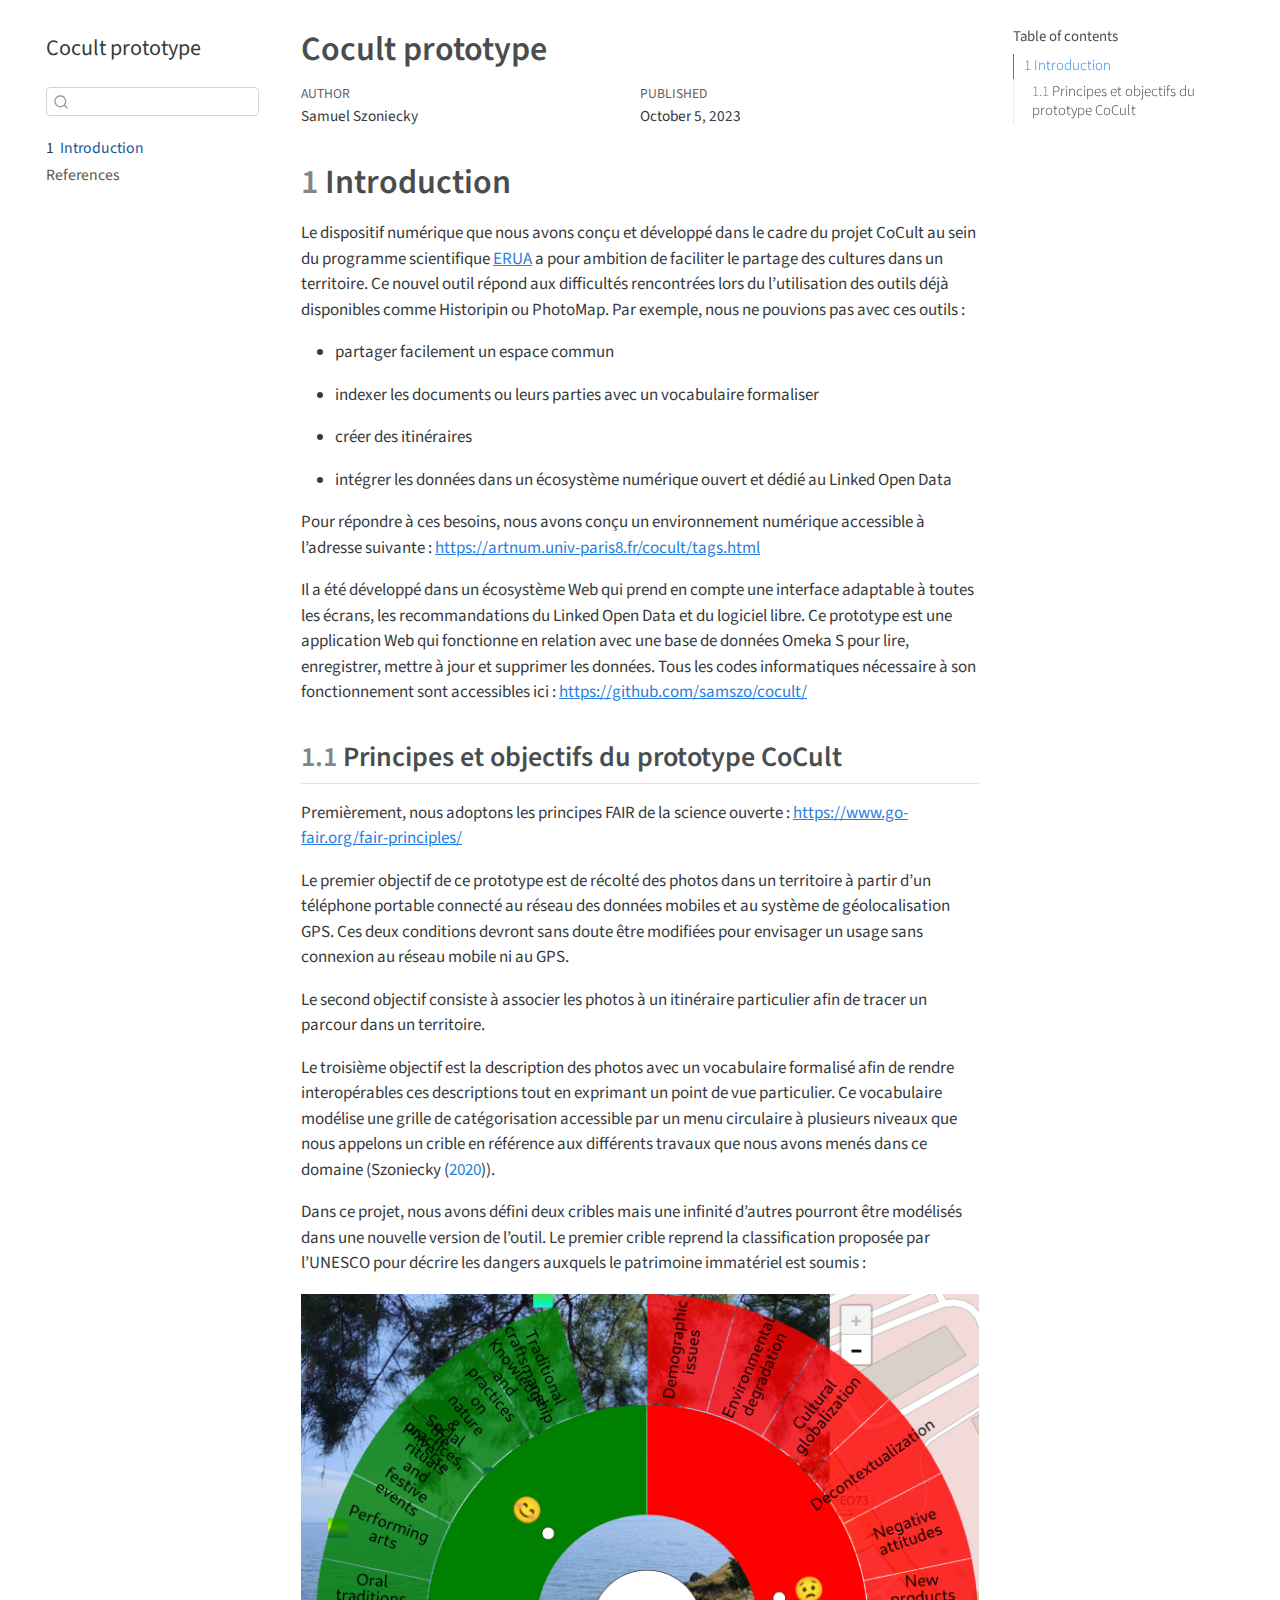
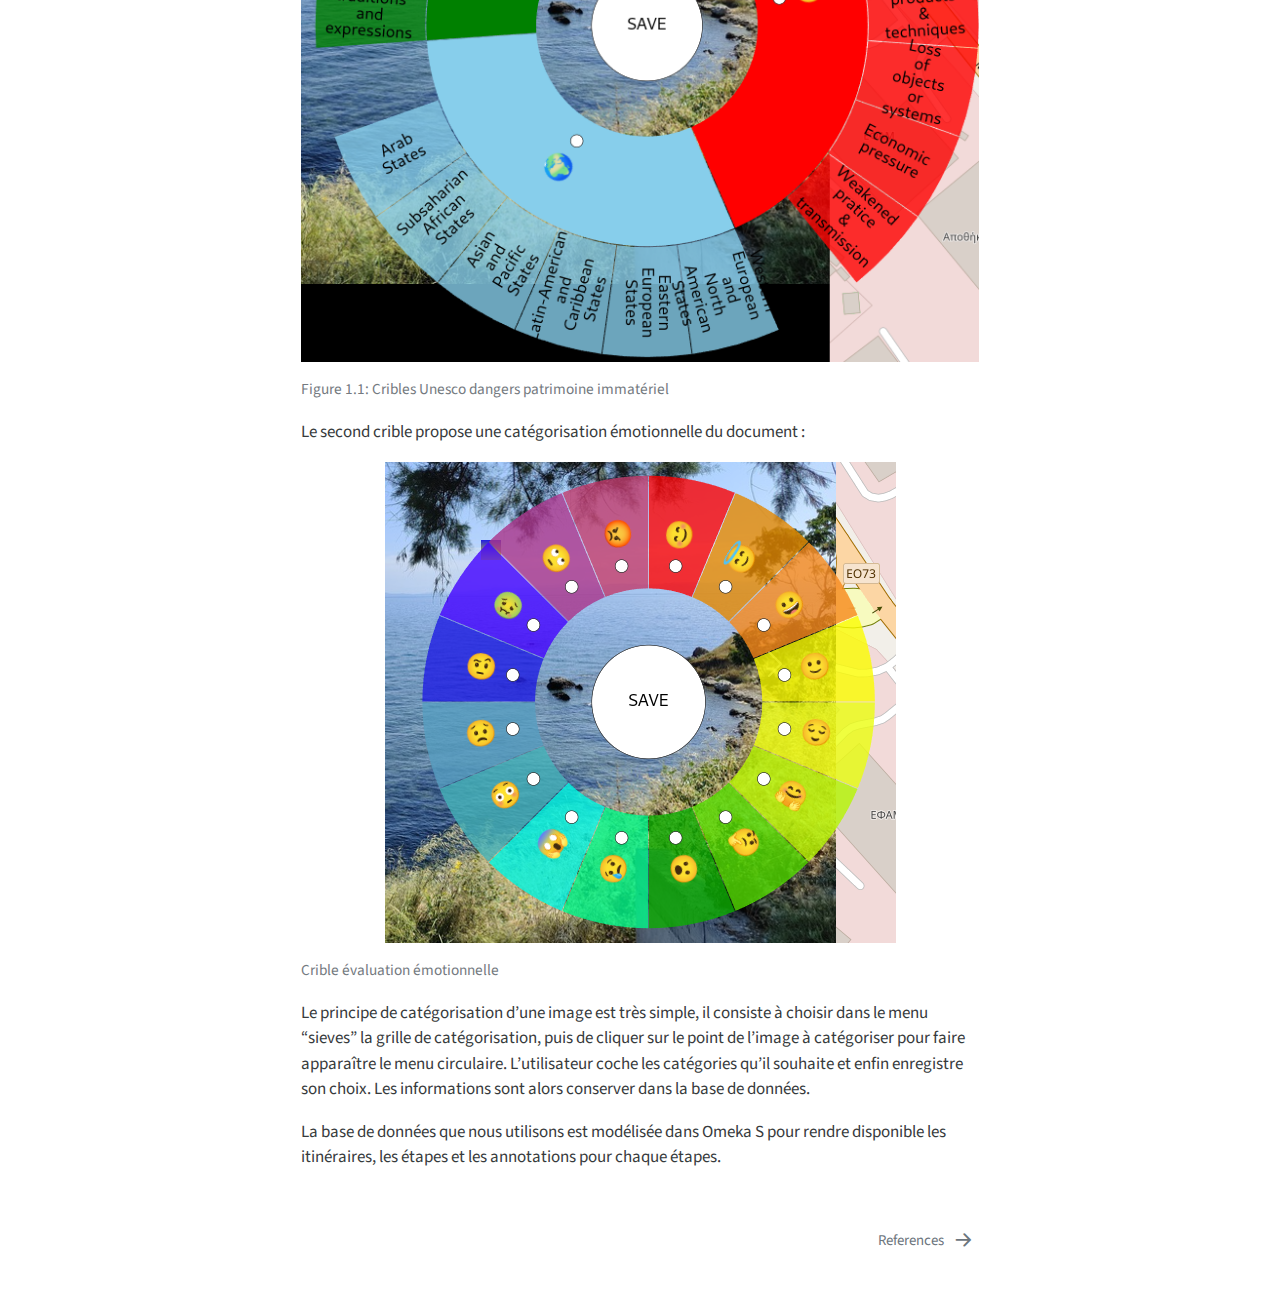
<file: docs/_book/index.html>
<!DOCTYPE html>
<html xmlns="http://www.w3.org/1999/xhtml" lang="en" xml:lang="en"><head>

<meta charset="utf-8">
<meta name="generator" content="quarto-1.3.450">

<meta name="viewport" content="width=device-width, initial-scale=1.0, user-scalable=yes">

<meta name="author" content="Samuel Szoniecky">
<meta name="dcterms.date" content="2023-10-05">

<title>Cocult prototype</title>
<style>
code{white-space: pre-wrap;}
span.smallcaps{font-variant: small-caps;}
div.columns{display: flex; gap: min(4vw, 1.5em);}
div.column{flex: auto; overflow-x: auto;}
div.hanging-indent{margin-left: 1.5em; text-indent: -1.5em;}
ul.task-list{list-style: none;}
ul.task-list li input[type="checkbox"] {
  width: 0.8em;
  margin: 0 0.8em 0.2em -1em; /* quarto-specific, see https://github.com/quarto-dev/quarto-cli/issues/4556 */ 
  vertical-align: middle;
}
/* CSS for citations */
div.csl-bib-body { }
div.csl-entry {
  clear: both;
}
.hanging-indent div.csl-entry {
  margin-left:2em;
  text-indent:-2em;
}
div.csl-left-margin {
  min-width:2em;
  float:left;
}
div.csl-right-inline {
  margin-left:2em;
  padding-left:1em;
}
div.csl-indent {
  margin-left: 2em;
}</style>


<script src="site_libs/quarto-nav/quarto-nav.js"></script>
<script src="site_libs/quarto-nav/headroom.min.js"></script>
<script src="site_libs/clipboard/clipboard.min.js"></script>
<script src="site_libs/quarto-search/autocomplete.umd.js"></script>
<script src="site_libs/quarto-search/fuse.min.js"></script>
<script src="site_libs/quarto-search/quarto-search.js"></script>
<meta name="quarto:offset" content="./">
<link href="./references.html" rel="next">
<script src="site_libs/quarto-html/quarto.js"></script>
<script src="site_libs/quarto-html/popper.min.js"></script>
<script src="site_libs/quarto-html/tippy.umd.min.js"></script>
<script src="site_libs/quarto-html/anchor.min.js"></script>
<link href="site_libs/quarto-html/tippy.css" rel="stylesheet">
<link href="site_libs/quarto-html/quarto-syntax-highlighting.css" rel="stylesheet" id="quarto-text-highlighting-styles">
<script src="site_libs/bootstrap/bootstrap.min.js"></script>
<link href="site_libs/bootstrap/bootstrap-icons.css" rel="stylesheet">
<link href="site_libs/bootstrap/bootstrap.min.css" rel="stylesheet" id="quarto-bootstrap" data-mode="light">
<script id="quarto-search-options" type="application/json">{
  "location": "sidebar",
  "copy-button": false,
  "collapse-after": 3,
  "panel-placement": "start",
  "type": "textbox",
  "limit": 20,
  "language": {
    "search-no-results-text": "No results",
    "search-matching-documents-text": "matching documents",
    "search-copy-link-title": "Copy link to search",
    "search-hide-matches-text": "Hide additional matches",
    "search-more-match-text": "more match in this document",
    "search-more-matches-text": "more matches in this document",
    "search-clear-button-title": "Clear",
    "search-detached-cancel-button-title": "Cancel",
    "search-submit-button-title": "Submit",
    "search-label": "Search"
  }
}</script>


</head>

<body class="nav-sidebar floating">

<div id="quarto-search-results"></div>
  <header id="quarto-header" class="headroom fixed-top">
  <nav class="quarto-secondary-nav">
    <div class="container-fluid d-flex">
      <button type="button" class="quarto-btn-toggle btn" data-bs-toggle="collapse" data-bs-target="#quarto-sidebar,#quarto-sidebar-glass" aria-controls="quarto-sidebar" aria-expanded="false" aria-label="Toggle sidebar navigation" onclick="if (window.quartoToggleHeadroom) { window.quartoToggleHeadroom(); }">
        <i class="bi bi-layout-text-sidebar-reverse"></i>
      </button>
      <nav class="quarto-page-breadcrumbs" aria-label="breadcrumb"><ol class="breadcrumb"><li class="breadcrumb-item"><a href="./index.html"><span class="chapter-number">1</span>&nbsp; <span class="chapter-title">Introduction</span></a></li></ol></nav>
      <a class="flex-grow-1" role="button" data-bs-toggle="collapse" data-bs-target="#quarto-sidebar,#quarto-sidebar-glass" aria-controls="quarto-sidebar" aria-expanded="false" aria-label="Toggle sidebar navigation" onclick="if (window.quartoToggleHeadroom) { window.quartoToggleHeadroom(); }">      
      </a>
      <button type="button" class="btn quarto-search-button" aria-label="" onclick="window.quartoOpenSearch();">
        <i class="bi bi-search"></i>
      </button>
    </div>
  </nav>
</header>
<!-- content -->
<div id="quarto-content" class="quarto-container page-columns page-rows-contents page-layout-article">
<!-- sidebar -->
  <nav id="quarto-sidebar" class="sidebar collapse collapse-horizontal sidebar-navigation floating overflow-auto">
    <div class="pt-lg-2 mt-2 text-left sidebar-header">
    <div class="sidebar-title mb-0 py-0">
      <a href="./">Cocult prototype</a> 
    </div>
      </div>
        <div class="mt-2 flex-shrink-0 align-items-center">
        <div class="sidebar-search">
        <div id="quarto-search" class="" title="Search"></div>
        </div>
        </div>
    <div class="sidebar-menu-container"> 
    <ul class="list-unstyled mt-1">
        <li class="sidebar-item">
  <div class="sidebar-item-container"> 
  <a href="./index.html" class="sidebar-item-text sidebar-link active">
 <span class="menu-text"><span class="chapter-number">1</span>&nbsp; <span class="chapter-title">Introduction</span></span></a>
  </div>
</li>
        <li class="sidebar-item">
  <div class="sidebar-item-container"> 
  <a href="./references.html" class="sidebar-item-text sidebar-link">
 <span class="menu-text">References</span></a>
  </div>
</li>
    </ul>
    </div>
</nav>
<div id="quarto-sidebar-glass" data-bs-toggle="collapse" data-bs-target="#quarto-sidebar,#quarto-sidebar-glass"></div>
<!-- margin-sidebar -->
    <div id="quarto-margin-sidebar" class="sidebar margin-sidebar">
        <nav id="TOC" role="doc-toc" class="toc-active">
    <h2 id="toc-title">Table of contents</h2>
   
  <ul>
  <li><a href="#introduction" id="toc-introduction" class="nav-link active" data-scroll-target="#introduction"><span class="header-section-number">1</span> Introduction</a>
  <ul class="collapse">
  <li><a href="#principes-et-objectifs-du-prototype-cocult" id="toc-principes-et-objectifs-du-prototype-cocult" class="nav-link" data-scroll-target="#principes-et-objectifs-du-prototype-cocult"><span class="header-section-number">1.1</span> Principes et objectifs du prototype CoCult</a></li>
  </ul></li>
  </ul>
</nav>
    </div>
<!-- main -->
<main class="content" id="quarto-document-content">

<header id="title-block-header" class="quarto-title-block default">
<div class="quarto-title">
<h1 class="title">Cocult prototype</h1>
</div>



<div class="quarto-title-meta">

    <div>
    <div class="quarto-title-meta-heading">Author</div>
    <div class="quarto-title-meta-contents">
             <p>Samuel Szoniecky </p>
          </div>
  </div>
    
    <div>
    <div class="quarto-title-meta-heading">Published</div>
    <div class="quarto-title-meta-contents">
      <p class="date">October 5, 2023</p>
    </div>
  </div>
  
    
  </div>
  

</header>

<section id="introduction" class="level1" data-number="1">
<h1 data-number="1"><span class="header-section-number">1</span> Introduction</h1>
<p>Le dispositif numérique que nous avons conçu et développé dans le cadre du projet CoCult au sein du programme scientifique <a href="https://erua-eui.eu/2023/06/09/communities-of-cultural-commonalities-of-paris-and-mytilene/">ERUA</a> a pour ambition de faciliter le partage des cultures dans un territoire. Ce nouvel outil répond aux difficultés rencontrées lors du l’utilisation des outils déjà disponibles comme Historipin ou PhotoMap. Par exemple, nous ne pouvions pas avec ces outils :</p>
<ul>
<li><p>partager facilement un espace commun</p></li>
<li><p>indexer les documents ou leurs parties avec un vocabulaire formaliser</p></li>
<li><p>créer des itinéraires</p></li>
<li><p>intégrer les données dans un écosystème numérique ouvert et dédié au Linked Open Data</p></li>
</ul>
<p>Pour répondre à ces besoins, nous avons conçu un environnement numérique accessible à l’adresse suivante : <a href="https://artnum.univ-paris8.fr/cocult/tags.html" class="uri">https://artnum.univ-paris8.fr/cocult/tags.html</a></p>
<p>Il a été développé dans un écosystème Web qui prend en compte une interface adaptable à toutes les écrans, les recommandations du Linked Open Data et du logiciel libre. Ce prototype est une application Web qui fonctionne en relation avec une base de données Omeka S pour lire, enregistrer, mettre à jour et supprimer les données. Tous les codes informatiques nécessaire à son fonctionnement sont accessibles ici : <a href="https://github.com/samszo/cocult/" class="uri">https://github.com/samszo/cocult/</a></p>
<section id="principes-et-objectifs-du-prototype-cocult" class="level2" data-number="1.1">
<h2 data-number="1.1" class="anchored" data-anchor-id="principes-et-objectifs-du-prototype-cocult"><span class="header-section-number">1.1</span> Principes et objectifs du prototype CoCult</h2>
<p>Premièrement, nous adoptons les principes FAIR de la science ouverte : <a href="https://www.go-fair.org/fair-principles/" class="uri">https://www.go-fair.org/fair-principles/</a></p>
<p>Le premier objectif de ce prototype est de récolté des photos dans un territoire à partir d’un téléphone portable connecté au réseau des données mobiles et au système de géolocalisation GPS. Ces deux conditions devront sans doute être modifiées pour envisager un usage sans connexion au réseau mobile ni au GPS.</p>
<p>Le second objectif consiste à associer les photos à un itinéraire particulier afin de tracer un parcour dans un territoire.</p>
<p>Le troisième objectif est la description des photos avec un vocabulaire formalisé afin de rendre interopérables ces descriptions tout en exprimant un point de vue particulier. Ce vocabulaire modélise une grille de catégorisation accessible par un menu circulaire à plusieurs niveaux que nous appelons un crible en référence aux différents travaux que nous avons menés dans ce domaine (<span class="citation" data-cites="szoniecky2020">Szoniecky (<a href="references.html#ref-szoniecky2020" role="doc-biblioref">2020</a>)</span>).</p>
<p>Dans ce projet, nous avons défini deux cribles mais une infinité d’autres pourront être modélisés dans une nouvelle version de l’outil. Le premier crible reprend la classification proposée par l’UNESCO pour décrire les dangers auxquels le patrimoine immatériel est soumis :</p>
<div id="fig-cribleUnesco" class="quarto-figure quarto-figure-center anchored">
<figure class="figure">
<p><img src="images/localhost_cocult_tags.html.png" class="img-fluid figure-img"></p>
<figcaption class="figure-caption">Figure&nbsp;1.1: Cribles Unesco dangers patrimoine immatériel</figcaption>
</figure>
</div>
<p>Le second crible propose une catégorisation émotionnelle du document :</p>
<div class="quarto-figure quarto-figure-center">
<figure class="figure">
<p><img src="images/localhost_cocult_tags.cribleEmo.png" class="img-fluid figure-img" alt="Crible évaluation émotionnelle"></p>
<figcaption class="figure-caption">Crible évaluation émotionnelle</figcaption>
</figure>
</div>
<p>Le principe de catégorisation d’une image est très simple, il consiste à choisir dans le menu “sieves” la grille de catégorisation, puis de cliquer sur le point de l’image à catégoriser pour faire apparaître le menu circulaire. L’utilisateur coche les catégories qu’il souhaite et enfin enregistre son choix. Les informations sont alors conserver dans la base de données.</p>
<p>La base de données que nous utilisons est modélisée dans Omeka S pour rendre disponible les itinéraires, les étapes et les annotations pour chaque étapes.</p>


<div id="refs" class="references csl-bib-body hanging-indent" role="list" style="display: none">
<div id="ref-szoniecky2020" class="csl-entry" role="listitem">
Szoniecky, Samuel. 2020. <span>“Conception d<span>’</span>un crible pour mesurer collectivement les impacts écologiques de l<span>’</span>activité.”</span> <em>Les Cahiers du numerique</em> Vol. 16 (2): 175–99. <a href="https://www.cairn.info/revue-les-cahiers-du-numerique-2020-2-page-175.htm">https://www.cairn.info/revue-les-cahiers-du-numerique-2020-2-page-175.htm</a>.
</div>
</div>
</section>
</section>

</main> <!-- /main -->
<script id="quarto-html-after-body" type="application/javascript">
window.document.addEventListener("DOMContentLoaded", function (event) {
  const toggleBodyColorMode = (bsSheetEl) => {
    const mode = bsSheetEl.getAttribute("data-mode");
    const bodyEl = window.document.querySelector("body");
    if (mode === "dark") {
      bodyEl.classList.add("quarto-dark");
      bodyEl.classList.remove("quarto-light");
    } else {
      bodyEl.classList.add("quarto-light");
      bodyEl.classList.remove("quarto-dark");
    }
  }
  const toggleBodyColorPrimary = () => {
    const bsSheetEl = window.document.querySelector("link#quarto-bootstrap");
    if (bsSheetEl) {
      toggleBodyColorMode(bsSheetEl);
    }
  }
  toggleBodyColorPrimary();  
  const icon = "";
  const anchorJS = new window.AnchorJS();
  anchorJS.options = {
    placement: 'right',
    icon: icon
  };
  anchorJS.add('.anchored');
  const isCodeAnnotation = (el) => {
    for (const clz of el.classList) {
      if (clz.startsWith('code-annotation-')) {                     
        return true;
      }
    }
    return false;
  }
  const clipboard = new window.ClipboardJS('.code-copy-button', {
    text: function(trigger) {
      const codeEl = trigger.previousElementSibling.cloneNode(true);
      for (const childEl of codeEl.children) {
        if (isCodeAnnotation(childEl)) {
          childEl.remove();
        }
      }
      return codeEl.innerText;
    }
  });
  clipboard.on('success', function(e) {
    // button target
    const button = e.trigger;
    // don't keep focus
    button.blur();
    // flash "checked"
    button.classList.add('code-copy-button-checked');
    var currentTitle = button.getAttribute("title");
    button.setAttribute("title", "Copied!");
    let tooltip;
    if (window.bootstrap) {
      button.setAttribute("data-bs-toggle", "tooltip");
      button.setAttribute("data-bs-placement", "left");
      button.setAttribute("data-bs-title", "Copied!");
      tooltip = new bootstrap.Tooltip(button, 
        { trigger: "manual", 
          customClass: "code-copy-button-tooltip",
          offset: [0, -8]});
      tooltip.show();    
    }
    setTimeout(function() {
      if (tooltip) {
        tooltip.hide();
        button.removeAttribute("data-bs-title");
        button.removeAttribute("data-bs-toggle");
        button.removeAttribute("data-bs-placement");
      }
      button.setAttribute("title", currentTitle);
      button.classList.remove('code-copy-button-checked');
    }, 1000);
    // clear code selection
    e.clearSelection();
  });
  function tippyHover(el, contentFn) {
    const config = {
      allowHTML: true,
      content: contentFn,
      maxWidth: 500,
      delay: 100,
      arrow: false,
      appendTo: function(el) {
          return el.parentElement;
      },
      interactive: true,
      interactiveBorder: 10,
      theme: 'quarto',
      placement: 'bottom-start'
    };
    window.tippy(el, config); 
  }
  const noterefs = window.document.querySelectorAll('a[role="doc-noteref"]');
  for (var i=0; i<noterefs.length; i++) {
    const ref = noterefs[i];
    tippyHover(ref, function() {
      // use id or data attribute instead here
      let href = ref.getAttribute('data-footnote-href') || ref.getAttribute('href');
      try { href = new URL(href).hash; } catch {}
      const id = href.replace(/^#\/?/, "");
      const note = window.document.getElementById(id);
      return note.innerHTML;
    });
  }
      let selectedAnnoteEl;
      const selectorForAnnotation = ( cell, annotation) => {
        let cellAttr = 'data-code-cell="' + cell + '"';
        let lineAttr = 'data-code-annotation="' +  annotation + '"';
        const selector = 'span[' + cellAttr + '][' + lineAttr + ']';
        return selector;
      }
      const selectCodeLines = (annoteEl) => {
        const doc = window.document;
        const targetCell = annoteEl.getAttribute("data-target-cell");
        const targetAnnotation = annoteEl.getAttribute("data-target-annotation");
        const annoteSpan = window.document.querySelector(selectorForAnnotation(targetCell, targetAnnotation));
        const lines = annoteSpan.getAttribute("data-code-lines").split(",");
        const lineIds = lines.map((line) => {
          return targetCell + "-" + line;
        })
        let top = null;
        let height = null;
        let parent = null;
        if (lineIds.length > 0) {
            //compute the position of the single el (top and bottom and make a div)
            const el = window.document.getElementById(lineIds[0]);
            top = el.offsetTop;
            height = el.offsetHeight;
            parent = el.parentElement.parentElement;
          if (lineIds.length > 1) {
            const lastEl = window.document.getElementById(lineIds[lineIds.length - 1]);
            const bottom = lastEl.offsetTop + lastEl.offsetHeight;
            height = bottom - top;
          }
          if (top !== null && height !== null && parent !== null) {
            // cook up a div (if necessary) and position it 
            let div = window.document.getElementById("code-annotation-line-highlight");
            if (div === null) {
              div = window.document.createElement("div");
              div.setAttribute("id", "code-annotation-line-highlight");
              div.style.position = 'absolute';
              parent.appendChild(div);
            }
            div.style.top = top - 2 + "px";
            div.style.height = height + 4 + "px";
            let gutterDiv = window.document.getElementById("code-annotation-line-highlight-gutter");
            if (gutterDiv === null) {
              gutterDiv = window.document.createElement("div");
              gutterDiv.setAttribute("id", "code-annotation-line-highlight-gutter");
              gutterDiv.style.position = 'absolute';
              const codeCell = window.document.getElementById(targetCell);
              const gutter = codeCell.querySelector('.code-annotation-gutter');
              gutter.appendChild(gutterDiv);
            }
            gutterDiv.style.top = top - 2 + "px";
            gutterDiv.style.height = height + 4 + "px";
          }
          selectedAnnoteEl = annoteEl;
        }
      };
      const unselectCodeLines = () => {
        const elementsIds = ["code-annotation-line-highlight", "code-annotation-line-highlight-gutter"];
        elementsIds.forEach((elId) => {
          const div = window.document.getElementById(elId);
          if (div) {
            div.remove();
          }
        });
        selectedAnnoteEl = undefined;
      };
      // Attach click handler to the DT
      const annoteDls = window.document.querySelectorAll('dt[data-target-cell]');
      for (const annoteDlNode of annoteDls) {
        annoteDlNode.addEventListener('click', (event) => {
          const clickedEl = event.target;
          if (clickedEl !== selectedAnnoteEl) {
            unselectCodeLines();
            const activeEl = window.document.querySelector('dt[data-target-cell].code-annotation-active');
            if (activeEl) {
              activeEl.classList.remove('code-annotation-active');
            }
            selectCodeLines(clickedEl);
            clickedEl.classList.add('code-annotation-active');
          } else {
            // Unselect the line
            unselectCodeLines();
            clickedEl.classList.remove('code-annotation-active');
          }
        });
      }
  const findCites = (el) => {
    const parentEl = el.parentElement;
    if (parentEl) {
      const cites = parentEl.dataset.cites;
      if (cites) {
        return {
          el,
          cites: cites.split(' ')
        };
      } else {
        return findCites(el.parentElement)
      }
    } else {
      return undefined;
    }
  };
  var bibliorefs = window.document.querySelectorAll('a[role="doc-biblioref"]');
  for (var i=0; i<bibliorefs.length; i++) {
    const ref = bibliorefs[i];
    const citeInfo = findCites(ref);
    if (citeInfo) {
      tippyHover(citeInfo.el, function() {
        var popup = window.document.createElement('div');
        citeInfo.cites.forEach(function(cite) {
          var citeDiv = window.document.createElement('div');
          citeDiv.classList.add('hanging-indent');
          citeDiv.classList.add('csl-entry');
          var biblioDiv = window.document.getElementById('ref-' + cite);
          if (biblioDiv) {
            citeDiv.innerHTML = biblioDiv.innerHTML;
          }
          popup.appendChild(citeDiv);
        });
        return popup.innerHTML;
      });
    }
  }
});
</script>
<nav class="page-navigation">
  <div class="nav-page nav-page-previous">
  </div>
  <div class="nav-page nav-page-next">
      <a href="./references.html" class="pagination-link">
        <span class="nav-page-text">References</span> <i class="bi bi-arrow-right-short"></i>
      </a>
  </div>
</nav>
</div> <!-- /content -->



</body></html>
</file>
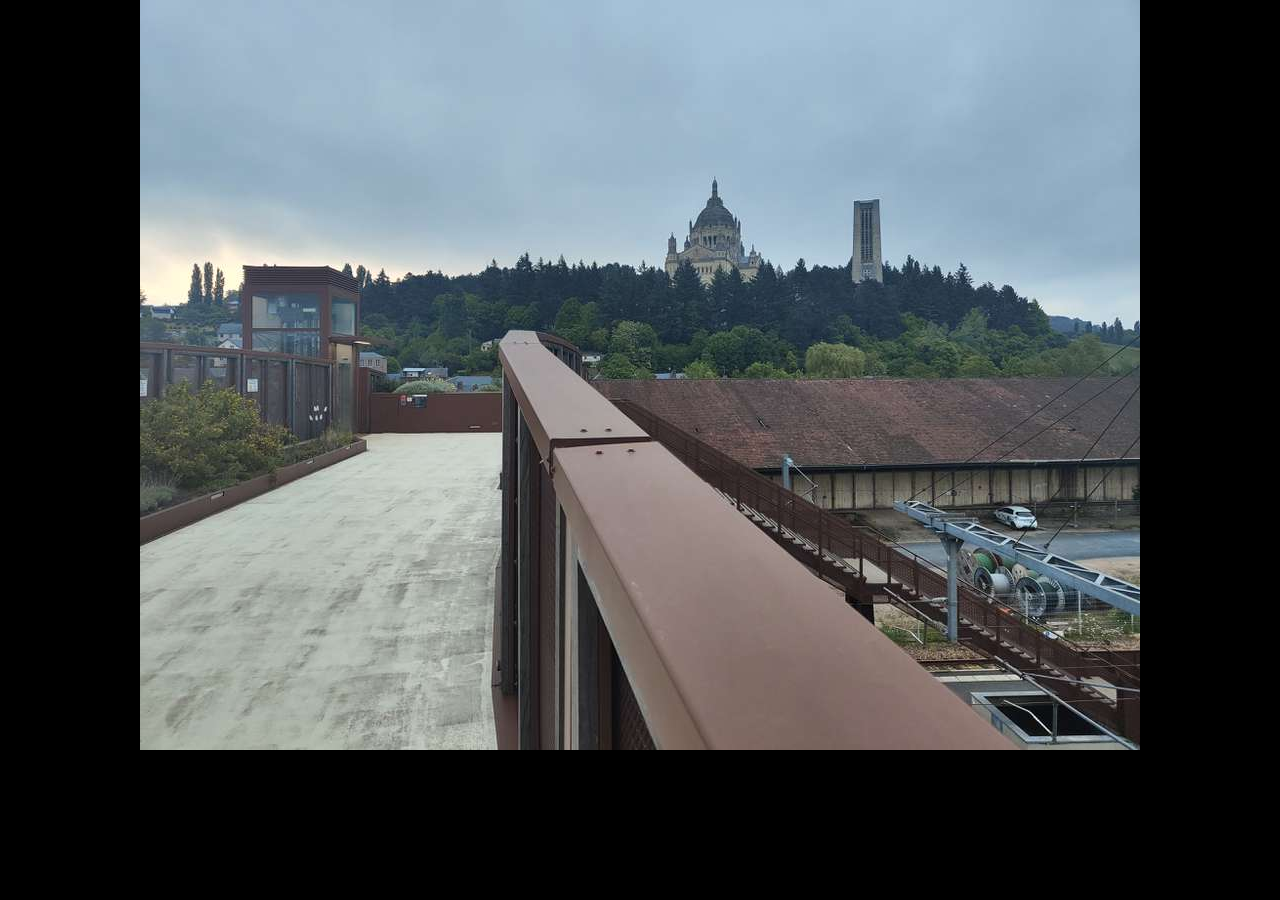
<file: unescoICHT.html>
<!DOCTYPE html>
<html lang="en">
<head>
    <meta charset="UTF-8">
    <meta http-equiv="X-UA-Compatible" content="IE=edge">
    <meta name="viewport" content="width=device-width, initial-scale=1.0">
    <title>CoCult - UNESCO Intangible Cultural Heritage Threats</title>
    <link href="assets/css/bootstrap5.3.min.css" rel="stylesheet" >
    <link href="assets/css/menu.css" rel="stylesheet" >
    <script type="text/javascript" src="assets/js/d3.min.js"></script>
    <script src="assets/js/bootstrap5.3.bundle.min.js" ></script>
    <script src="assets/js/menuSunburst.js" ></script>
</head>
<body>
    <div id="divMain" class="h-100 d-flex align-items-center justify-content-center">
        <img id="imgSrc" src="assets/img/1684821608.jpeg" class="img-fluid" >
        <div id="markers"></div>
    </div>
    <div id="popup"></div>
    <div id="dataviz"></div>
</body>
<script type="module">
import {auth} from './modules/auth.js';
import {omk} from './modules/omk.js';
let curPosi, menu, dataMenu, unescoGraph, unescoVocabs=[], vs
        , unescoEdgePredicate, unescoRegions=[], medias,
        markers = [], img = d3.select('#imgSrc'),
        wM = 20, hM = 20, 
        a = new auth({'navbar':d3.select('#navbarMain'),
            mail:'samuel.szoniecky@univ-paris8.fr',
            apiOmk:'https://artnum.univ-paris8.fr/cocult/api',
            ident: 'kXaKZ6xsWlxkjjHKgwXh3lEz7QgZMLsF',
            key:'5lu3xO1uh0QeGYyQSUAztqmcHC3hzeat',        
        });
a.getUser(u=>{
    console.log(u);
});

Promise.all([d3.json('assets/data/menu.json'),d3.json('assets/data/unesco_graph_en.json')]).then(datas=>{
    dataMenu=datas[0];
    unescoGraph = datas[1];
    
    //get concepts
    for (const key in unescoGraph.nodes) {
        const e = unescoGraph.nodes[key];
        e.k = key;
        if(e.type=="concept")unescoVocabs.push(e);
        if(e.type=="region" && e.label!="")unescoRegions.push(e);
    }
    //get concepts uses
    unescoGraph.edges.forEach(e=>{
        if(e.object.substr(0,21)=='vocabulary_thesaurus_' 
            || e.subject.substr(0,21)=='vocabulary_thesaurus_'){
            vs = unescoVocabs.filter(vc=>vc.k==e.object);
            vs.forEach(v=>v.weight = v.weight ? v.weight + e.weight : e.weight);
            vs = unescoVocabs.filter(vc=>vc.k==e.subject);
            vs.forEach(v=>v.weight = v.weight ? v.weight + e.weight : e.weight);
        }        
    })
    //get type edge
    unescoEdgePredicate = Array.from(d3.group(unescoGraph.edges, b => b.predicate), ([key, value]) => ({key, value})),

    //update menuData
    dataMenu.children[0].children = unescoRegions.map(r=>{
        return {"size" : 1,"id": r.k, "name": r.label};
    });

    console.log(unescoVocabs);
    menu  = new menuSunburst({
        'idCont': "dataviz",
        'data' : dataMenu,
        'cbEndInit':'hide',
        'cbValidate' : function(selectedItems) {
            console.log("selectedItems",selectedItems);
            markers.push({'posi':curPosi,'data':selectedItems.map(s=>s.data)});
            updateMarkers();
            menu.hideMenu();
        }
    });
})

d3.select('body').style('height',window.innerHeight+'px');
img.on('click',(e,d)=>{
    curPosi = {'x':e.x,'y':e.y};
    menu.showNew();
})
function updateMarkers(){
    d3.select('#markers').selectAll('div').data(markers).join(
            enter => {
                enter.append('div').style('position','absolute')
                    .style('top',d=>(d.posi.y-(hM/2))+'px')
                    .style('left',d=>(d.posi.x-(wM/2))+'px')
                    .style('height',hM+'px').style('width',wM+'px')
                    .style('background',getGradient)
                    .on('click',showMarkerData);       
                },
            update => {
                update.style('top',d=>(d.posi.y-(hM/2))+'px')
                    .style('left',d=>(d.posi.x-(wM/2))+'px');
                },
            exit => {
                exit.remove();
            });    
}
function getGradient(d){
    return 'linear-gradient('+d.data.map(c=>c.color).join()+')';
}
function showMarkerData(e,d){
    console.log(d);
    d3.select('#popup')
        .style('display','block')
        .style('top',d.posi.y+(hM/2)+'px')
        .style('left',d.posi.x+(wM/2)+'px')
        .on('click',hideMarkerData)       
        .selectAll('div').data(d.data).join(
            enter => {
                enter.append('div')
                    .style('padding','3px')
                    .style('background-color',d=>d.color)
                    .html(d=>d.name)
                },
            update => {
                update.style('background-color',d=>d.color)
                    .html(d=>d.name)
                },
            exit => {
                exit.remove();
            });       
}
function hideMarkerData(e){
    d3.select(e.currentTarget).style('display','none');
}


    
</script>

</html>
</file>
<file: docs/_book/site_libs/quarto-html/tippy.css>
.tippy-box[data-animation=fade][data-state=hidden]{opacity:0}[data-tippy-root]{max-width:calc(100vw - 10px)}.tippy-box{position:relative;background-color:#333;color:#fff;border-radius:4px;font-size:14px;line-height:1.4;white-space:normal;outline:0;transition-property:transform,visibility,opacity}.tippy-box[data-placement^=top]>.tippy-arrow{bottom:0}.tippy-box[data-placement^=top]>.tippy-arrow:before{bottom:-7px;left:0;border-width:8px 8px 0;border-top-color:initial;transform-origin:center top}.tippy-box[data-placement^=bottom]>.tippy-arrow{top:0}.tippy-box[data-placement^=bottom]>.tippy-arrow:before{top:-7px;left:0;border-width:0 8px 8px;border-bottom-color:initial;transform-origin:center bottom}.tippy-box[data-placement^=left]>.tippy-arrow{right:0}.tippy-box[data-placement^=left]>.tippy-arrow:before{border-width:8px 0 8px 8px;border-left-color:initial;right:-7px;transform-origin:center left}.tippy-box[data-placement^=right]>.tippy-arrow{left:0}.tippy-box[data-placement^=right]>.tippy-arrow:before{left:-7px;border-width:8px 8px 8px 0;border-right-color:initial;transform-origin:center right}.tippy-box[data-inertia][data-state=visible]{transition-timing-function:cubic-bezier(.54,1.5,.38,1.11)}.tippy-arrow{width:16px;height:16px;color:#333}.tippy-arrow:before{content:"";position:absolute;border-color:transparent;border-style:solid}.tippy-content{position:relative;padding:5px 9px;z-index:1}
</file>
<file: docs/_book/site_libs/quarto-html/quarto-syntax-highlighting.css>
/* quarto syntax highlight colors */
:root {
  --quarto-hl-ot-color: #003B4F;
  --quarto-hl-at-color: #657422;
  --quarto-hl-ss-color: #20794D;
  --quarto-hl-an-color: #5E5E5E;
  --quarto-hl-fu-color: #4758AB;
  --quarto-hl-st-color: #20794D;
  --quarto-hl-cf-color: #003B4F;
  --quarto-hl-op-color: #5E5E5E;
  --quarto-hl-er-color: #AD0000;
  --quarto-hl-bn-color: #AD0000;
  --quarto-hl-al-color: #AD0000;
  --quarto-hl-va-color: #111111;
  --quarto-hl-bu-color: inherit;
  --quarto-hl-ex-color: inherit;
  --quarto-hl-pp-color: #AD0000;
  --quarto-hl-in-color: #5E5E5E;
  --quarto-hl-vs-color: #20794D;
  --quarto-hl-wa-color: #5E5E5E;
  --quarto-hl-do-color: #5E5E5E;
  --quarto-hl-im-color: #00769E;
  --quarto-hl-ch-color: #20794D;
  --quarto-hl-dt-color: #AD0000;
  --quarto-hl-fl-color: #AD0000;
  --quarto-hl-co-color: #5E5E5E;
  --quarto-hl-cv-color: #5E5E5E;
  --quarto-hl-cn-color: #8f5902;
  --quarto-hl-sc-color: #5E5E5E;
  --quarto-hl-dv-color: #AD0000;
  --quarto-hl-kw-color: #003B4F;
}

/* other quarto variables */
:root {
  --quarto-font-monospace: SFMono-Regular, Menlo, Monaco, Consolas, "Liberation Mono", "Courier New", monospace;
}

pre > code.sourceCode > span {
  color: #003B4F;
}

code span {
  color: #003B4F;
}

code.sourceCode > span {
  color: #003B4F;
}

div.sourceCode,
div.sourceCode pre.sourceCode {
  color: #003B4F;
}

code span.ot {
  color: #003B4F;
  font-style: inherit;
}

code span.at {
  color: #657422;
  font-style: inherit;
}

code span.ss {
  color: #20794D;
  font-style: inherit;
}

code span.an {
  color: #5E5E5E;
  font-style: inherit;
}

code span.fu {
  color: #4758AB;
  font-style: inherit;
}

code span.st {
  color: #20794D;
  font-style: inherit;
}

code span.cf {
  color: #003B4F;
  font-style: inherit;
}

code span.op {
  color: #5E5E5E;
  font-style: inherit;
}

code span.er {
  color: #AD0000;
  font-style: inherit;
}

code span.bn {
  color: #AD0000;
  font-style: inherit;
}

code span.al {
  color: #AD0000;
  font-style: inherit;
}

code span.va {
  color: #111111;
  font-style: inherit;
}

code span.bu {
  font-style: inherit;
}

code span.ex {
  font-style: inherit;
}

code span.pp {
  color: #AD0000;
  font-style: inherit;
}

code span.in {
  color: #5E5E5E;
  font-style: inherit;
}

code span.vs {
  color: #20794D;
  font-style: inherit;
}

code span.wa {
  color: #5E5E5E;
  font-style: italic;
}

code span.do {
  color: #5E5E5E;
  font-style: italic;
}

code span.im {
  color: #00769E;
  font-style: inherit;
}

code span.ch {
  color: #20794D;
  font-style: inherit;
}

code span.dt {
  color: #AD0000;
  font-style: inherit;
}

code span.fl {
  color: #AD0000;
  font-style: inherit;
}

code span.co {
  color: #5E5E5E;
  font-style: inherit;
}

code span.cv {
  color: #5E5E5E;
  font-style: italic;
}

code span.cn {
  color: #8f5902;
  font-style: inherit;
}

code span.sc {
  color: #5E5E5E;
  font-style: inherit;
}

code span.dv {
  color: #AD0000;
  font-style: inherit;
}

code span.kw {
  color: #003B4F;
  font-style: inherit;
}

.prevent-inlining {
  content: "</";
}

/*# sourceMappingURL=debc5d5d77c3f9108843748ff7464032.css.map */
</file>
<file: assets/css/menu.css>
body {
    height: 100%;
    background-color: #000;
}
	.map {
		width: 100%;
		height: 100%;
	}

#dataviz{
    position: absolute;
    width: 80%;
    height: 80%;
    top: 60px;
    left: 0px;
	z-index:99999;
}
.emoji{
    font-size: x-large;
}
#popup{
	display: none;	
    padding: 3px;
    position: absolute;
    background-color: white;
	border-color: black;
	border: 2px;
}
.markers{
    position: absolute;
    top: 0px;
    left: 0px;
}
/* USE CSS for loading icon */
/* loading icon */
#loading-container{
	position: fixed;
	top: 50%;
	left: 50%;
	transform: translate(-50%, -50%);
	z-index:99999;
}
#ws-loading{
	background-image: url('../img/logo-paragraphe-blanc.svg');
    background-repeat: no-repeat;
    background-size: contain;
    background-position-y: center;
}

@keyframes ldio-81lvt7kt8nr {
	0% { transform: rotate(0deg) }
	50% { transform: rotate(180deg) }
	100% { transform: rotate(360deg) }
}
.ldio-81lvt7kt8nr div {
	position: absolute;
	animation: ldio-81lvt7kt8nr 1s linear infinite;
	width: 136px;
	height: 136px;
	top: 32px;
	left: 32px;
	border-radius: 50%;
	box-shadow: 0 4px 0 0 #84494d;
	transform-origin: 68px 70px;
}
.loadingio-spinner-eclipse-tkisngtn2 {
	width: 200px;
	height: 200px;
	display: inline-block;
	overflow: hidden;
	background: #ffffff;
}
.ldio-81lvt7kt8nr {
	width: 100%;
	height: 100%;
	position: relative;
	transform: translateZ(0) scale(1);
	backface-visibility: hidden;
	transform-origin: 0 0; /* see note above */
}
.ldio-81lvt7kt8nr div { box-sizing: content-box; }
/* generated by https://loading.io/ */

/* WS loader */
@keyframes ldio-6pd26u1x99x {
	0% { transform: rotate(0) }
	100% { transform: rotate(360deg) }
}
.ldio-6pd26u1x99x div { box-sizing: border-box!important }
.ldio-6pd26u1x99x > div {
	position: absolute;
	width: 146.88px;
	height: 146.88px;
	top: 28.560000000000002px;
	left: 28.560000000000002px;
	border-radius: 50%;
	border: 4.08px solid #000;
	border-color: #ffffff transparent #ffffff transparent;
	animation: ldio-6pd26u1x99x 1.8518518518518516s linear infinite;
}

.ldio-6pd26u1x99x > div:nth-child(2), .ldio-6pd26u1x99x > div:nth-child(4) {
	width: 134.64000000000001px;
	height: 134.64000000000001px;
	top: 34.68px;
	left: 34.68px;
	animation: ldio-6pd26u1x99x 1.8518518518518516s linear infinite reverse;
}
.ldio-6pd26u1x99x > div:nth-child(2) {
	border-color: transparent #c2000b transparent #c2000b
}
.ldio-6pd26u1x99x > div:nth-child(3) { border-color: transparent }
.ldio-6pd26u1x99x > div:nth-child(3) div {
	position: absolute;
	width: 100%;
	height: 100%;
	transform: rotate(45deg);
}
.ldio-6pd26u1x99x > div:nth-child(3) div:before, .ldio-6pd26u1x99x > div:nth-child(3) div:after {
	content: "";
	display: block;
	position: absolute;
	width: 4.08px;
	height: 4.08px;
	top: -4.08px;
	left: 67.32000000000001px;
	background: #ffffff;
	border-radius: 50%;
	box-shadow: 0 142.8px 0 0 #ffffff;
}
.ldio-6pd26u1x99x > div:nth-child(3) div:after {
	left: -4.08px;
	top: 67.32000000000001px;
	box-shadow: 142.8px 0 0 0 #ffffff;
}

.ldio-6pd26u1x99x > div:nth-child(4) { border-color: transparent; }
.ldio-6pd26u1x99x > div:nth-child(4) div {
	position: absolute;
	width: 100%;
	height: 100%;
	transform: rotate(45deg);
}
.ldio-6pd26u1x99x > div:nth-child(4) div:before, .ldio-6pd26u1x99x > div:nth-child(4) div:after {
	content: "";
	display: block;
	position: absolute;
	width: 4.08px;
	height: 4.08px;
	top: -4.08px;
	left: 61.2px;
	background: #c2000b;
	border-radius: 50%;
	box-shadow: 0 130.56px 0 0 #c2000b;
}
.ldio-6pd26u1x99x > div:nth-child(4) div:after {
	left: -4.08px;
	top: 61.2px;
	box-shadow: 130.56px 0 0 0 #c2000b;
}
.loadingio-spinner-double-ring-4dols36ufwg {
	width: 204px;
	height: 204px;
	display: inline-block;
	overflow: hidden;
	background: none;
}
.ldio-6pd26u1x99x {
	width: 100%;
	height: 100%;
	position: relative;
	transform: translateZ(0) scale(1);
	backface-visibility: hidden;
	transform-origin: 0 0; /* see note above */
}
.ldio-6pd26u1x99x div { box-sizing: content-box; }
/* generated by https://loading.io/ */
</file>
<file: assets/css/bootstrap5.3.min.css>
@charset "UTF-8";/*!
 * Bootstrap  v5.3.0-alpha1 (https://getbootstrap.com/)
 * Copyright 2011-2022 The Bootstrap Authors
 * Licensed under MIT (https://github.com/twbs/bootstrap/blob/main/LICENSE)
 */:root,[data-bs-theme=light]{--bs-blue:#0d6efd;--bs-indigo:#6610f2;--bs-purple:#6f42c1;--bs-pink:#d63384;--bs-red:#dc3545;--bs-orange:#fd7e14;--bs-yellow:#ffc107;--bs-green:#198754;--bs-teal:#20c997;--bs-cyan:#0dcaf0;--bs-black:#000;--bs-white:#fff;--bs-gray:#6c757d;--bs-gray-dark:#343a40;--bs-gray-100:#f8f9fa;--bs-gray-200:#e9ecef;--bs-gray-300:#dee2e6;--bs-gray-400:#ced4da;--bs-gray-500:#adb5bd;--bs-gray-600:#6c757d;--bs-gray-700:#495057;--bs-gray-800:#343a40;--bs-gray-900:#212529;--bs-primary:#0d6efd;--bs-secondary:#6c757d;--bs-success:#198754;--bs-info:#0dcaf0;--bs-warning:#ffc107;--bs-danger:#dc3545;--bs-light:#f8f9fa;--bs-dark:#212529;--bs-primary-rgb:13,110,253;--bs-secondary-rgb:108,117,125;--bs-success-rgb:25,135,84;--bs-info-rgb:13,202,240;--bs-warning-rgb:255,193,7;--bs-danger-rgb:220,53,69;--bs-light-rgb:248,249,250;--bs-dark-rgb:33,37,41;--bs-primary-text:#0a58ca;--bs-secondary-text:#6c757d;--bs-success-text:#146c43;--bs-info-text:#087990;--bs-warning-text:#997404;--bs-danger-text:#b02a37;--bs-light-text:#6c757d;--bs-dark-text:#495057;--bs-primary-bg-subtle:#cfe2ff;--bs-secondary-bg-subtle:#f8f9fa;--bs-success-bg-subtle:#d1e7dd;--bs-info-bg-subtle:#cff4fc;--bs-warning-bg-subtle:#fff3cd;--bs-danger-bg-subtle:#f8d7da;--bs-light-bg-subtle:#fcfcfd;--bs-dark-bg-subtle:#ced4da;--bs-primary-border-subtle:#9ec5fe;--bs-secondary-border-subtle:#e9ecef;--bs-success-border-subtle:#a3cfbb;--bs-info-border-subtle:#9eeaf9;--bs-warning-border-subtle:#ffe69c;--bs-danger-border-subtle:#f1aeb5;--bs-light-border-subtle:#e9ecef;--bs-dark-border-subtle:#adb5bd;--bs-white-rgb:255,255,255;--bs-black-rgb:0,0,0;--bs-body-color-rgb:33,37,41;--bs-body-bg-rgb:255,255,255;--bs-font-sans-serif:system-ui,-apple-system,"Segoe UI",Roboto,"Helvetica Neue","Noto Sans","Liberation Sans",Arial,sans-serif,"Apple Color Emoji","Segoe UI Emoji","Segoe UI Symbol","Noto Color Emoji";--bs-font-monospace:SFMono-Regular,Menlo,Monaco,Consolas,"Liberation Mono","Courier New",monospace;--bs-gradient:linear-gradient(180deg, rgba(255, 255, 255, 0.15), rgba(255, 255, 255, 0));--bs-body-font-family:var(--bs-font-sans-serif);--bs-body-font-size:1rem;--bs-body-font-weight:400;--bs-body-line-height:1.5;--bs-body-color:#212529;--bs-emphasis-color:#000;--bs-emphasis-color-rgb:0,0,0;--bs-secondary-color:rgba(33, 37, 41, 0.75);--bs-secondary-color-rgb:33,37,41;--bs-secondary-bg:#e9ecef;--bs-secondary-bg-rgb:233,236,239;--bs-tertiary-color:rgba(33, 37, 41, 0.5);--bs-tertiary-color-rgb:33,37,41;--bs-tertiary-bg:#f8f9fa;--bs-tertiary-bg-rgb:248,249,250;--bs-body-bg:#fff;--bs-body-bg-rgb:255,255,255;--bs-link-color:#0d6efd;--bs-link-color-rgb:13,110,253;--bs-link-decoration:underline;--bs-link-hover-color:#0a58ca;--bs-link-hover-color-rgb:10,88,202;--bs-code-color:#d63384;--bs-highlight-bg:#fff3cd;--bs-border-width:1px;--bs-border-style:solid;--bs-border-color:#dee2e6;--bs-border-color-translucent:rgba(0, 0, 0, 0.175);--bs-border-radius:0.375rem;--bs-border-radius-sm:0.25rem;--bs-border-radius-lg:0.5rem;--bs-border-radius-xl:1rem;--bs-border-radius-2xl:2rem;--bs-border-radius-pill:50rem;--bs-box-shadow:0 0.5rem 1rem rgba(var(--bs-body-color-rgb), 0.15);--bs-box-shadow-sm:0 0.125rem 0.25rem rgba(var(--bs-body-color-rgb), 0.075);--bs-box-shadow-lg:0 1rem 3rem rgba(var(--bs-body-color-rgb), 0.175);--bs-box-shadow-inset:inset 0 1px 2px rgba(var(--bs-body-color-rgb), 0.075);--bs-emphasis-color:#000;--bs-form-control-bg:var(--bs-body-bg);--bs-form-control-disabled-bg:var(--bs-secondary-bg);--bs-highlight-bg:#fff3cd;--bs-breakpoint-xs:0;--bs-breakpoint-sm:576px;--bs-breakpoint-md:768px;--bs-breakpoint-lg:992px;--bs-breakpoint-xl:1200px;--bs-breakpoint-xxl:1400px}[data-bs-theme=dark]{--bs-body-color:#adb5bd;--bs-body-color-rgb:173,181,189;--bs-body-bg:#212529;--bs-body-bg-rgb:33,37,41;--bs-emphasis-color:#f8f9fa;--bs-emphasis-color-rgb:248,249,250;--bs-secondary-color:rgba(173, 181, 189, 0.75);--bs-secondary-color-rgb:173,181,189;--bs-secondary-bg:#343a40;--bs-secondary-bg-rgb:52,58,64;--bs-tertiary-color:rgba(173, 181, 189, 0.5);--bs-tertiary-color-rgb:173,181,189;--bs-tertiary-bg:#2b3035;--bs-tertiary-bg-rgb:43,48,53;--bs-emphasis-color:#fff;--bs-primary-text:#6ea8fe;--bs-secondary-text:#dee2e6;--bs-success-text:#75b798;--bs-info-text:#6edff6;--bs-warning-text:#ffda6a;--bs-danger-text:#ea868f;--bs-light-text:#f8f9fa;--bs-dark-text:#dee2e6;--bs-primary-bg-subtle:#031633;--bs-secondary-bg-subtle:#212529;--bs-success-bg-subtle:#051b11;--bs-info-bg-subtle:#032830;--bs-warning-bg-subtle:#332701;--bs-danger-bg-subtle:#2c0b0e;--bs-light-bg-subtle:#343a40;--bs-dark-bg-subtle:#1a1d20;--bs-primary-border-subtle:#084298;--bs-secondary-border-subtle:#495057;--bs-success-border-subtle:#0f5132;--bs-info-border-subtle:#055160;--bs-warning-border-subtle:#664d03;--bs-danger-border-subtle:#842029;--bs-light-border-subtle:#495057;--bs-dark-border-subtle:#343a40;--bs-heading-color:#fff;--bs-link-color:#6ea8fe;--bs-link-hover-color:#9ec5fe;--bs-link-color-rgb:110,168,254;--bs-link-hover-color-rgb:158,197,254;--bs-code-color:#e685b5;--bs-border-color:#495057;--bs-border-color-translucent:rgba(255, 255, 255, 0.15)}*,::after,::before{box-sizing:border-box}@media (prefers-reduced-motion:no-preference){:root{scroll-behavior:smooth}}body{margin:0;font-family:var(--bs-body-font-family);font-size:var(--bs-body-font-size);font-weight:var(--bs-body-font-weight);line-height:var(--bs-body-line-height);color:var(--bs-body-color);text-align:var(--bs-body-text-align);background-color:var(--bs-body-bg);-webkit-text-size-adjust:100%;-webkit-tap-highlight-color:transparent}hr{margin:1rem 0;color:inherit;border:0;border-top:var(--bs-border-width) solid;opacity:.25}.h1,.h2,.h3,.h4,.h5,.h6,h1,h2,h3,h4,h5,h6{margin-top:0;margin-bottom:.5rem;font-weight:500;line-height:1.2;color:var(--bs-heading-color,inherit)}.h1,h1{font-size:calc(1.375rem + 1.5vw)}@media (min-width:1200px){.h1,h1{font-size:2.5rem}}.h2,h2{font-size:calc(1.325rem + .9vw)}@media (min-width:1200px){.h2,h2{font-size:2rem}}.h3,h3{font-size:calc(1.3rem + .6vw)}@media (min-width:1200px){.h3,h3{font-size:1.75rem}}.h4,h4{font-size:calc(1.275rem + .3vw)}@media (min-width:1200px){.h4,h4{font-size:1.5rem}}.h5,h5{font-size:1.25rem}.h6,h6{font-size:1rem}p{margin-top:0;margin-bottom:1rem}abbr[title]{-webkit-text-decoration:underline dotted;text-decoration:underline dotted;cursor:help;-webkit-text-decoration-skip-ink:none;text-decoration-skip-ink:none}address{margin-bottom:1rem;font-style:normal;line-height:inherit}ol,ul{padding-left:2rem}dl,ol,ul{margin-top:0;margin-bottom:1rem}ol ol,ol ul,ul ol,ul ul{margin-bottom:0}dt{font-weight:700}dd{margin-bottom:.5rem;margin-left:0}blockquote{margin:0 0 1rem}b,strong{font-weight:bolder}.small,small{font-size:.875em}.mark,mark{padding:.1875em;background-color:var(--bs-highlight-bg)}sub,sup{position:relative;font-size:.75em;line-height:0;vertical-align:baseline}sub{bottom:-.25em}sup{top:-.5em}a{color:rgba(var(--bs-link-color-rgb),var(--bs-link-opacity,1));text-decoration:underline}a:hover{--bs-link-color-rgb:var(--bs-link-hover-color-rgb)}a:not([href]):not([class]),a:not([href]):not([class]):hover{color:inherit;text-decoration:none}code,kbd,pre,samp{font-family:var(--bs-font-monospace);font-size:1em}pre{display:block;margin-top:0;margin-bottom:1rem;overflow:auto;font-size:.875em}pre code{font-size:inherit;color:inherit;word-break:normal}code{font-size:.875em;color:var(--bs-code-color);word-wrap:break-word}a>code{color:inherit}kbd{padding:.1875rem .375rem;font-size:.875em;color:var(--bs-body-bg);background-color:var(--bs-body-color);border-radius:.25rem}kbd kbd{padding:0;font-size:1em}figure{margin:0 0 1rem}img,svg{vertical-align:middle}table{caption-side:bottom;border-collapse:collapse}caption{padding-top:.5rem;padding-bottom:.5rem;color:var(--bs-secondary-color);text-align:left}th{text-align:inherit;text-align:-webkit-match-parent}tbody,td,tfoot,th,thead,tr{border-color:inherit;border-style:solid;border-width:0}label{display:inline-block}button{border-radius:0}button:focus:not(:focus-visible){outline:0}button,input,optgroup,select,textarea{margin:0;font-family:inherit;font-size:inherit;line-height:inherit}button,select{text-transform:none}[role=button]{cursor:pointer}select{word-wrap:normal}select:disabled{opacity:1}[list]:not([type=date]):not([type=datetime-local]):not([type=month]):not([type=week]):not([type=time])::-webkit-calendar-picker-indicator{display:none!important}[type=button],[type=reset],[type=submit],button{-webkit-appearance:button}[type=button]:not(:disabled),[type=reset]:not(:disabled),[type=submit]:not(:disabled),button:not(:disabled){cursor:pointer}::-moz-focus-inner{padding:0;border-style:none}textarea{resize:vertical}fieldset{min-width:0;padding:0;margin:0;border:0}legend{float:left;width:100%;padding:0;margin-bottom:.5rem;font-size:calc(1.275rem + .3vw);line-height:inherit}@media (min-width:1200px){legend{font-size:1.5rem}}legend+*{clear:left}::-webkit-datetime-edit-day-field,::-webkit-datetime-edit-fields-wrapper,::-webkit-datetime-edit-hour-field,::-webkit-datetime-edit-minute,::-webkit-datetime-edit-month-field,::-webkit-datetime-edit-text,::-webkit-datetime-edit-year-field{padding:0}::-webkit-inner-spin-button{height:auto}[type=search]{outline-offset:-2px;-webkit-appearance:textfield}::-webkit-search-decoration{-webkit-appearance:none}::-webkit-color-swatch-wrapper{padding:0}::-webkit-file-upload-button{font:inherit;-webkit-appearance:button}::file-selector-button{font:inherit;-webkit-appearance:button}output{display:inline-block}iframe{border:0}summary{display:list-item;cursor:pointer}progress{vertical-align:baseline}[hidden]{display:none!important}.lead{font-size:1.25rem;font-weight:300}.display-1{font-size:calc(1.625rem + 4.5vw);font-weight:300;line-height:1.2}@media (min-width:1200px){.display-1{font-size:5rem}}.display-2{font-size:calc(1.575rem + 3.9vw);font-weight:300;line-height:1.2}@media (min-width:1200px){.display-2{font-size:4.5rem}}.display-3{font-size:calc(1.525rem + 3.3vw);font-weight:300;line-height:1.2}@media (min-width:1200px){.display-3{font-size:4rem}}.display-4{font-size:calc(1.475rem + 2.7vw);font-weight:300;line-height:1.2}@media (min-width:1200px){.display-4{font-size:3.5rem}}.display-5{font-size:calc(1.425rem + 2.1vw);font-weight:300;line-height:1.2}@media (min-width:1200px){.display-5{font-size:3rem}}.display-6{font-size:calc(1.375rem + 1.5vw);font-weight:300;line-height:1.2}@media (min-width:1200px){.display-6{font-size:2.5rem}}.list-unstyled{padding-left:0;list-style:none}.list-inline{padding-left:0;list-style:none}.list-inline-item{display:inline-block}.list-inline-item:not(:last-child){margin-right:.5rem}.initialism{font-size:.875em;text-transform:uppercase}.blockquote{margin-bottom:1rem;font-size:1.25rem}.blockquote>:last-child{margin-bottom:0}.blockquote-footer{margin-top:-1rem;margin-bottom:1rem;font-size:.875em;color:#6c757d}.blockquote-footer::before{content:"— "}.img-fluid{max-width:100%;height:auto}.img-thumbnail{padding:.25rem;background-color:var(--bs-body-bg);border:var(--bs-border-width) solid var(--bs-border-color);border-radius:var(--bs-border-radius);max-width:100%;height:auto}.figure{display:inline-block}.figure-img{margin-bottom:.5rem;line-height:1}.figure-caption{font-size:.875em;color:var(--bs-secondary-color)}.container,.container-fluid,.container-lg,.container-md,.container-sm,.container-xl,.container-xxl{--bs-gutter-x:1.5rem;--bs-gutter-y:0;width:100%;padding-right:calc(var(--bs-gutter-x) * .5);padding-left:calc(var(--bs-gutter-x) * .5);margin-right:auto;margin-left:auto}@media (min-width:576px){.container,.container-sm{max-width:540px}}@media (min-width:768px){.container,.container-md,.container-sm{max-width:720px}}@media (min-width:992px){.container,.container-lg,.container-md,.container-sm{max-width:960px}}@media (min-width:1200px){.container,.container-lg,.container-md,.container-sm,.container-xl{max-width:1140px}}@media (min-width:1400px){.container,.container-lg,.container-md,.container-sm,.container-xl,.container-xxl{max-width:1320px}}.row{--bs-gutter-x:1.5rem;--bs-gutter-y:0;display:flex;flex-wrap:wrap;margin-top:calc(-1 * var(--bs-gutter-y));margin-right:calc(-.5 * var(--bs-gutter-x));margin-left:calc(-.5 * var(--bs-gutter-x))}.row>*{flex-shrink:0;width:100%;max-width:100%;padding-right:calc(var(--bs-gutter-x) * .5);padding-left:calc(var(--bs-gutter-x) * .5);margin-top:var(--bs-gutter-y)}.col{flex:1 0 0%}.row-cols-auto>*{flex:0 0 auto;width:auto}.row-cols-1>*{flex:0 0 auto;width:100%}.row-cols-2>*{flex:0 0 auto;width:50%}.row-cols-3>*{flex:0 0 auto;width:33.3333333333%}.row-cols-4>*{flex:0 0 auto;width:25%}.row-cols-5>*{flex:0 0 auto;width:20%}.row-cols-6>*{flex:0 0 auto;width:16.6666666667%}.col-auto{flex:0 0 auto;width:auto}.col-1{flex:0 0 auto;width:8.33333333%}.col-2{flex:0 0 auto;width:16.66666667%}.col-3{flex:0 0 auto;width:25%}.col-4{flex:0 0 auto;width:33.33333333%}.col-5{flex:0 0 auto;width:41.66666667%}.col-6{flex:0 0 auto;width:50%}.col-7{flex:0 0 auto;width:58.33333333%}.col-8{flex:0 0 auto;width:66.66666667%}.col-9{flex:0 0 auto;width:75%}.col-10{flex:0 0 auto;width:83.33333333%}.col-11{flex:0 0 auto;width:91.66666667%}.col-12{flex:0 0 auto;width:100%}.offset-1{margin-left:8.33333333%}.offset-2{margin-left:16.66666667%}.offset-3{margin-left:25%}.offset-4{margin-left:33.33333333%}.offset-5{margin-left:41.66666667%}.offset-6{margin-left:50%}.offset-7{margin-left:58.33333333%}.offset-8{margin-left:66.66666667%}.offset-9{margin-left:75%}.offset-10{margin-left:83.33333333%}.offset-11{margin-left:91.66666667%}.g-0,.gx-0{--bs-gutter-x:0}.g-0,.gy-0{--bs-gutter-y:0}.g-1,.gx-1{--bs-gutter-x:0.25rem}.g-1,.gy-1{--bs-gutter-y:0.25rem}.g-2,.gx-2{--bs-gutter-x:0.5rem}.g-2,.gy-2{--bs-gutter-y:0.5rem}.g-3,.gx-3{--bs-gutter-x:1rem}.g-3,.gy-3{--bs-gutter-y:1rem}.g-4,.gx-4{--bs-gutter-x:1.5rem}.g-4,.gy-4{--bs-gutter-y:1.5rem}.g-5,.gx-5{--bs-gutter-x:3rem}.g-5,.gy-5{--bs-gutter-y:3rem}@media (min-width:576px){.col-sm{flex:1 0 0%}.row-cols-sm-auto>*{flex:0 0 auto;width:auto}.row-cols-sm-1>*{flex:0 0 auto;width:100%}.row-cols-sm-2>*{flex:0 0 auto;width:50%}.row-cols-sm-3>*{flex:0 0 auto;width:33.3333333333%}.row-cols-sm-4>*{flex:0 0 auto;width:25%}.row-cols-sm-5>*{flex:0 0 auto;width:20%}.row-cols-sm-6>*{flex:0 0 auto;width:16.6666666667%}.col-sm-auto{flex:0 0 auto;width:auto}.col-sm-1{flex:0 0 auto;width:8.33333333%}.col-sm-2{flex:0 0 auto;width:16.66666667%}.col-sm-3{flex:0 0 auto;width:25%}.col-sm-4{flex:0 0 auto;width:33.33333333%}.col-sm-5{flex:0 0 auto;width:41.66666667%}.col-sm-6{flex:0 0 auto;width:50%}.col-sm-7{flex:0 0 auto;width:58.33333333%}.col-sm-8{flex:0 0 auto;width:66.66666667%}.col-sm-9{flex:0 0 auto;width:75%}.col-sm-10{flex:0 0 auto;width:83.33333333%}.col-sm-11{flex:0 0 auto;width:91.66666667%}.col-sm-12{flex:0 0 auto;width:100%}.offset-sm-0{margin-left:0}.offset-sm-1{margin-left:8.33333333%}.offset-sm-2{margin-left:16.66666667%}.offset-sm-3{margin-left:25%}.offset-sm-4{margin-left:33.33333333%}.offset-sm-5{margin-left:41.66666667%}.offset-sm-6{margin-left:50%}.offset-sm-7{margin-left:58.33333333%}.offset-sm-8{margin-left:66.66666667%}.offset-sm-9{margin-left:75%}.offset-sm-10{margin-left:83.33333333%}.offset-sm-11{margin-left:91.66666667%}.g-sm-0,.gx-sm-0{--bs-gutter-x:0}.g-sm-0,.gy-sm-0{--bs-gutter-y:0}.g-sm-1,.gx-sm-1{--bs-gutter-x:0.25rem}.g-sm-1,.gy-sm-1{--bs-gutter-y:0.25rem}.g-sm-2,.gx-sm-2{--bs-gutter-x:0.5rem}.g-sm-2,.gy-sm-2{--bs-gutter-y:0.5rem}.g-sm-3,.gx-sm-3{--bs-gutter-x:1rem}.g-sm-3,.gy-sm-3{--bs-gutter-y:1rem}.g-sm-4,.gx-sm-4{--bs-gutter-x:1.5rem}.g-sm-4,.gy-sm-4{--bs-gutter-y:1.5rem}.g-sm-5,.gx-sm-5{--bs-gutter-x:3rem}.g-sm-5,.gy-sm-5{--bs-gutter-y:3rem}}@media (min-width:768px){.col-md{flex:1 0 0%}.row-cols-md-auto>*{flex:0 0 auto;width:auto}.row-cols-md-1>*{flex:0 0 auto;width:100%}.row-cols-md-2>*{flex:0 0 auto;width:50%}.row-cols-md-3>*{flex:0 0 auto;width:33.3333333333%}.row-cols-md-4>*{flex:0 0 auto;width:25%}.row-cols-md-5>*{flex:0 0 auto;width:20%}.row-cols-md-6>*{flex:0 0 auto;width:16.6666666667%}.col-md-auto{flex:0 0 auto;width:auto}.col-md-1{flex:0 0 auto;width:8.33333333%}.col-md-2{flex:0 0 auto;width:16.66666667%}.col-md-3{flex:0 0 auto;width:25%}.col-md-4{flex:0 0 auto;width:33.33333333%}.col-md-5{flex:0 0 auto;width:41.66666667%}.col-md-6{flex:0 0 auto;width:50%}.col-md-7{flex:0 0 auto;width:58.33333333%}.col-md-8{flex:0 0 auto;width:66.66666667%}.col-md-9{flex:0 0 auto;width:75%}.col-md-10{flex:0 0 auto;width:83.33333333%}.col-md-11{flex:0 0 auto;width:91.66666667%}.col-md-12{flex:0 0 auto;width:100%}.offset-md-0{margin-left:0}.offset-md-1{margin-left:8.33333333%}.offset-md-2{margin-left:16.66666667%}.offset-md-3{margin-left:25%}.offset-md-4{margin-left:33.33333333%}.offset-md-5{margin-left:41.66666667%}.offset-md-6{margin-left:50%}.offset-md-7{margin-left:58.33333333%}.offset-md-8{margin-left:66.66666667%}.offset-md-9{margin-left:75%}.offset-md-10{margin-left:83.33333333%}.offset-md-11{margin-left:91.66666667%}.g-md-0,.gx-md-0{--bs-gutter-x:0}.g-md-0,.gy-md-0{--bs-gutter-y:0}.g-md-1,.gx-md-1{--bs-gutter-x:0.25rem}.g-md-1,.gy-md-1{--bs-gutter-y:0.25rem}.g-md-2,.gx-md-2{--bs-gutter-x:0.5rem}.g-md-2,.gy-md-2{--bs-gutter-y:0.5rem}.g-md-3,.gx-md-3{--bs-gutter-x:1rem}.g-md-3,.gy-md-3{--bs-gutter-y:1rem}.g-md-4,.gx-md-4{--bs-gutter-x:1.5rem}.g-md-4,.gy-md-4{--bs-gutter-y:1.5rem}.g-md-5,.gx-md-5{--bs-gutter-x:3rem}.g-md-5,.gy-md-5{--bs-gutter-y:3rem}}@media (min-width:992px){.col-lg{flex:1 0 0%}.row-cols-lg-auto>*{flex:0 0 auto;width:auto}.row-cols-lg-1>*{flex:0 0 auto;width:100%}.row-cols-lg-2>*{flex:0 0 auto;width:50%}.row-cols-lg-3>*{flex:0 0 auto;width:33.3333333333%}.row-cols-lg-4>*{flex:0 0 auto;width:25%}.row-cols-lg-5>*{flex:0 0 auto;width:20%}.row-cols-lg-6>*{flex:0 0 auto;width:16.6666666667%}.col-lg-auto{flex:0 0 auto;width:auto}.col-lg-1{flex:0 0 auto;width:8.33333333%}.col-lg-2{flex:0 0 auto;width:16.66666667%}.col-lg-3{flex:0 0 auto;width:25%}.col-lg-4{flex:0 0 auto;width:33.33333333%}.col-lg-5{flex:0 0 auto;width:41.66666667%}.col-lg-6{flex:0 0 auto;width:50%}.col-lg-7{flex:0 0 auto;width:58.33333333%}.col-lg-8{flex:0 0 auto;width:66.66666667%}.col-lg-9{flex:0 0 auto;width:75%}.col-lg-10{flex:0 0 auto;width:83.33333333%}.col-lg-11{flex:0 0 auto;width:91.66666667%}.col-lg-12{flex:0 0 auto;width:100%}.offset-lg-0{margin-left:0}.offset-lg-1{margin-left:8.33333333%}.offset-lg-2{margin-left:16.66666667%}.offset-lg-3{margin-left:25%}.offset-lg-4{margin-left:33.33333333%}.offset-lg-5{margin-left:41.66666667%}.offset-lg-6{margin-left:50%}.offset-lg-7{margin-left:58.33333333%}.offset-lg-8{margin-left:66.66666667%}.offset-lg-9{margin-left:75%}.offset-lg-10{margin-left:83.33333333%}.offset-lg-11{margin-left:91.66666667%}.g-lg-0,.gx-lg-0{--bs-gutter-x:0}.g-lg-0,.gy-lg-0{--bs-gutter-y:0}.g-lg-1,.gx-lg-1{--bs-gutter-x:0.25rem}.g-lg-1,.gy-lg-1{--bs-gutter-y:0.25rem}.g-lg-2,.gx-lg-2{--bs-gutter-x:0.5rem}.g-lg-2,.gy-lg-2{--bs-gutter-y:0.5rem}.g-lg-3,.gx-lg-3{--bs-gutter-x:1rem}.g-lg-3,.gy-lg-3{--bs-gutter-y:1rem}.g-lg-4,.gx-lg-4{--bs-gutter-x:1.5rem}.g-lg-4,.gy-lg-4{--bs-gutter-y:1.5rem}.g-lg-5,.gx-lg-5{--bs-gutter-x:3rem}.g-lg-5,.gy-lg-5{--bs-gutter-y:3rem}}@media (min-width:1200px){.col-xl{flex:1 0 0%}.row-cols-xl-auto>*{flex:0 0 auto;width:auto}.row-cols-xl-1>*{flex:0 0 auto;width:100%}.row-cols-xl-2>*{flex:0 0 auto;width:50%}.row-cols-xl-3>*{flex:0 0 auto;width:33.3333333333%}.row-cols-xl-4>*{flex:0 0 auto;width:25%}.row-cols-xl-5>*{flex:0 0 auto;width:20%}.row-cols-xl-6>*{flex:0 0 auto;width:16.6666666667%}.col-xl-auto{flex:0 0 auto;width:auto}.col-xl-1{flex:0 0 auto;width:8.33333333%}.col-xl-2{flex:0 0 auto;width:16.66666667%}.col-xl-3{flex:0 0 auto;width:25%}.col-xl-4{flex:0 0 auto;width:33.33333333%}.col-xl-5{flex:0 0 auto;width:41.66666667%}.col-xl-6{flex:0 0 auto;width:50%}.col-xl-7{flex:0 0 auto;width:58.33333333%}.col-xl-8{flex:0 0 auto;width:66.66666667%}.col-xl-9{flex:0 0 auto;width:75%}.col-xl-10{flex:0 0 auto;width:83.33333333%}.col-xl-11{flex:0 0 auto;width:91.66666667%}.col-xl-12{flex:0 0 auto;width:100%}.offset-xl-0{margin-left:0}.offset-xl-1{margin-left:8.33333333%}.offset-xl-2{margin-left:16.66666667%}.offset-xl-3{margin-left:25%}.offset-xl-4{margin-left:33.33333333%}.offset-xl-5{margin-left:41.66666667%}.offset-xl-6{margin-left:50%}.offset-xl-7{margin-left:58.33333333%}.offset-xl-8{margin-left:66.66666667%}.offset-xl-9{margin-left:75%}.offset-xl-10{margin-left:83.33333333%}.offset-xl-11{margin-left:91.66666667%}.g-xl-0,.gx-xl-0{--bs-gutter-x:0}.g-xl-0,.gy-xl-0{--bs-gutter-y:0}.g-xl-1,.gx-xl-1{--bs-gutter-x:0.25rem}.g-xl-1,.gy-xl-1{--bs-gutter-y:0.25rem}.g-xl-2,.gx-xl-2{--bs-gutter-x:0.5rem}.g-xl-2,.gy-xl-2{--bs-gutter-y:0.5rem}.g-xl-3,.gx-xl-3{--bs-gutter-x:1rem}.g-xl-3,.gy-xl-3{--bs-gutter-y:1rem}.g-xl-4,.gx-xl-4{--bs-gutter-x:1.5rem}.g-xl-4,.gy-xl-4{--bs-gutter-y:1.5rem}.g-xl-5,.gx-xl-5{--bs-gutter-x:3rem}.g-xl-5,.gy-xl-5{--bs-gutter-y:3rem}}@media (min-width:1400px){.col-xxl{flex:1 0 0%}.row-cols-xxl-auto>*{flex:0 0 auto;width:auto}.row-cols-xxl-1>*{flex:0 0 auto;width:100%}.row-cols-xxl-2>*{flex:0 0 auto;width:50%}.row-cols-xxl-3>*{flex:0 0 auto;width:33.3333333333%}.row-cols-xxl-4>*{flex:0 0 auto;width:25%}.row-cols-xxl-5>*{flex:0 0 auto;width:20%}.row-cols-xxl-6>*{flex:0 0 auto;width:16.6666666667%}.col-xxl-auto{flex:0 0 auto;width:auto}.col-xxl-1{flex:0 0 auto;width:8.33333333%}.col-xxl-2{flex:0 0 auto;width:16.66666667%}.col-xxl-3{flex:0 0 auto;width:25%}.col-xxl-4{flex:0 0 auto;width:33.33333333%}.col-xxl-5{flex:0 0 auto;width:41.66666667%}.col-xxl-6{flex:0 0 auto;width:50%}.col-xxl-7{flex:0 0 auto;width:58.33333333%}.col-xxl-8{flex:0 0 auto;width:66.66666667%}.col-xxl-9{flex:0 0 auto;width:75%}.col-xxl-10{flex:0 0 auto;width:83.33333333%}.col-xxl-11{flex:0 0 auto;width:91.66666667%}.col-xxl-12{flex:0 0 auto;width:100%}.offset-xxl-0{margin-left:0}.offset-xxl-1{margin-left:8.33333333%}.offset-xxl-2{margin-left:16.66666667%}.offset-xxl-3{margin-left:25%}.offset-xxl-4{margin-left:33.33333333%}.offset-xxl-5{margin-left:41.66666667%}.offset-xxl-6{margin-left:50%}.offset-xxl-7{margin-left:58.33333333%}.offset-xxl-8{margin-left:66.66666667%}.offset-xxl-9{margin-left:75%}.offset-xxl-10{margin-left:83.33333333%}.offset-xxl-11{margin-left:91.66666667%}.g-xxl-0,.gx-xxl-0{--bs-gutter-x:0}.g-xxl-0,.gy-xxl-0{--bs-gutter-y:0}.g-xxl-1,.gx-xxl-1{--bs-gutter-x:0.25rem}.g-xxl-1,.gy-xxl-1{--bs-gutter-y:0.25rem}.g-xxl-2,.gx-xxl-2{--bs-gutter-x:0.5rem}.g-xxl-2,.gy-xxl-2{--bs-gutter-y:0.5rem}.g-xxl-3,.gx-xxl-3{--bs-gutter-x:1rem}.g-xxl-3,.gy-xxl-3{--bs-gutter-y:1rem}.g-xxl-4,.gx-xxl-4{--bs-gutter-x:1.5rem}.g-xxl-4,.gy-xxl-4{--bs-gutter-y:1.5rem}.g-xxl-5,.gx-xxl-5{--bs-gutter-x:3rem}.g-xxl-5,.gy-xxl-5{--bs-gutter-y:3rem}}.table{--bs-table-color:var(--bs-body-color);--bs-table-bg:transparent;--bs-table-border-color:var(--bs-border-color);--bs-table-accent-bg:transparent;--bs-table-striped-color:var(--bs-body-color);--bs-table-striped-bg:rgba(0, 0, 0, 0.05);--bs-table-active-color:var(--bs-body-color);--bs-table-active-bg:rgba(0, 0, 0, 0.1);--bs-table-hover-color:var(--bs-body-color);--bs-table-hover-bg:rgba(0, 0, 0, 0.075);width:100%;margin-bottom:1rem;color:var(--bs-table-color);vertical-align:top;border-color:var(--bs-table-border-color)}.table>:not(caption)>*>*{padding:.5rem .5rem;background-color:var(--bs-table-bg);border-bottom-width:var(--bs-border-width);box-shadow:inset 0 0 0 9999px var(--bs-table-accent-bg)}.table>tbody{vertical-align:inherit}.table>thead{vertical-align:bottom}.table-group-divider{border-top:calc(var(--bs-border-width) * 2) solid currentcolor}.caption-top{caption-side:top}.table-sm>:not(caption)>*>*{padding:.25rem .25rem}.table-bordered>:not(caption)>*{border-width:var(--bs-border-width) 0}.table-bordered>:not(caption)>*>*{border-width:0 var(--bs-border-width)}.table-borderless>:not(caption)>*>*{border-bottom-width:0}.table-borderless>:not(:first-child){border-top-width:0}.table-striped>tbody>tr:nth-of-type(odd)>*{--bs-table-accent-bg:var(--bs-table-striped-bg);color:var(--bs-table-striped-color)}.table-striped-columns>:not(caption)>tr>:nth-child(2n){--bs-table-accent-bg:var(--bs-table-striped-bg);color:var(--bs-table-striped-color)}.table-active{--bs-table-accent-bg:var(--bs-table-active-bg);color:var(--bs-table-active-color)}.table-hover>tbody>tr:hover>*{--bs-table-accent-bg:var(--bs-table-hover-bg);color:var(--bs-table-hover-color)}.table-primary{--bs-table-color:#000;--bs-table-bg:#cfe2ff;--bs-table-border-color:#bacbe6;--bs-table-striped-bg:#c5d7f2;--bs-table-striped-color:#000;--bs-table-active-bg:#bacbe6;--bs-table-active-color:#000;--bs-table-hover-bg:#bfd1ec;--bs-table-hover-color:#000;color:var(--bs-table-color);border-color:var(--bs-table-border-color)}.table-secondary{--bs-table-color:#000;--bs-table-bg:#e2e3e5;--bs-table-border-color:#cbccce;--bs-table-striped-bg:#d7d8da;--bs-table-striped-color:#000;--bs-table-active-bg:#cbccce;--bs-table-active-color:#000;--bs-table-hover-bg:#d1d2d4;--bs-table-hover-color:#000;color:var(--bs-table-color);border-color:var(--bs-table-border-color)}.table-success{--bs-table-color:#000;--bs-table-bg:#d1e7dd;--bs-table-border-color:#bcd0c7;--bs-table-striped-bg:#c7dbd2;--bs-table-striped-color:#000;--bs-table-active-bg:#bcd0c7;--bs-table-active-color:#000;--bs-table-hover-bg:#c1d6cc;--bs-table-hover-color:#000;color:var(--bs-table-color);border-color:var(--bs-table-border-color)}.table-info{--bs-table-color:#000;--bs-table-bg:#cff4fc;--bs-table-border-color:#badce3;--bs-table-striped-bg:#c5e8ef;--bs-table-striped-color:#000;--bs-table-active-bg:#badce3;--bs-table-active-color:#000;--bs-table-hover-bg:#bfe2e9;--bs-table-hover-color:#000;color:var(--bs-table-color);border-color:var(--bs-table-border-color)}.table-warning{--bs-table-color:#000;--bs-table-bg:#fff3cd;--bs-table-border-color:#e6dbb9;--bs-table-striped-bg:#f2e7c3;--bs-table-striped-color:#000;--bs-table-active-bg:#e6dbb9;--bs-table-active-color:#000;--bs-table-hover-bg:#ece1be;--bs-table-hover-color:#000;color:var(--bs-table-color);border-color:var(--bs-table-border-color)}.table-danger{--bs-table-color:#000;--bs-table-bg:#f8d7da;--bs-table-border-color:#dfc2c4;--bs-table-striped-bg:#eccccf;--bs-table-striped-color:#000;--bs-table-active-bg:#dfc2c4;--bs-table-active-color:#000;--bs-table-hover-bg:#e5c7ca;--bs-table-hover-color:#000;color:var(--bs-table-color);border-color:var(--bs-table-border-color)}.table-light{--bs-table-color:#000;--bs-table-bg:#f8f9fa;--bs-table-border-color:#dfe0e1;--bs-table-striped-bg:#ecedee;--bs-table-striped-color:#000;--bs-table-active-bg:#dfe0e1;--bs-table-active-color:#000;--bs-table-hover-bg:#e5e6e7;--bs-table-hover-color:#000;color:var(--bs-table-color);border-color:var(--bs-table-border-color)}.table-dark{--bs-table-color:#fff;--bs-table-bg:#212529;--bs-table-border-color:#373b3e;--bs-table-striped-bg:#2c3034;--bs-table-striped-color:#fff;--bs-table-active-bg:#373b3e;--bs-table-active-color:#fff;--bs-table-hover-bg:#323539;--bs-table-hover-color:#fff;color:var(--bs-table-color);border-color:var(--bs-table-border-color)}.table-responsive{overflow-x:auto;-webkit-overflow-scrolling:touch}@media (max-width:575.98px){.table-responsive-sm{overflow-x:auto;-webkit-overflow-scrolling:touch}}@media (max-width:767.98px){.table-responsive-md{overflow-x:auto;-webkit-overflow-scrolling:touch}}@media (max-width:991.98px){.table-responsive-lg{overflow-x:auto;-webkit-overflow-scrolling:touch}}@media (max-width:1199.98px){.table-responsive-xl{overflow-x:auto;-webkit-overflow-scrolling:touch}}@media (max-width:1399.98px){.table-responsive-xxl{overflow-x:auto;-webkit-overflow-scrolling:touch}}.form-label{margin-bottom:.5rem}.col-form-label{padding-top:calc(.375rem + var(--bs-border-width));padding-bottom:calc(.375rem + var(--bs-border-width));margin-bottom:0;font-size:inherit;line-height:1.5}.col-form-label-lg{padding-top:calc(.5rem + var(--bs-border-width));padding-bottom:calc(.5rem + var(--bs-border-width));font-size:1.25rem}.col-form-label-sm{padding-top:calc(.25rem + var(--bs-border-width));padding-bottom:calc(.25rem + var(--bs-border-width));font-size:.875rem}.form-text{margin-top:.25rem;font-size:.875em;color:var(--bs-secondary-color)}.form-control{display:block;width:100%;padding:.375rem .75rem;font-size:1rem;font-weight:400;line-height:1.5;color:var(--bs-body-color);background-color:var(--bs-form-control-bg);background-clip:padding-box;border:var(--bs-border-width) solid var(--bs-border-color);-webkit-appearance:none;-moz-appearance:none;appearance:none;border-radius:.375rem;transition:border-color .15s ease-in-out,box-shadow .15s ease-in-out}@media (prefers-reduced-motion:reduce){.form-control{transition:none}}.form-control[type=file]{overflow:hidden}.form-control[type=file]:not(:disabled):not([readonly]){cursor:pointer}.form-control:focus{color:var(--bs-body-color);background-color:var(--bs-form-control-bg);border-color:#86b7fe;outline:0;box-shadow:0 0 0 .25rem rgba(13,110,253,.25)}.form-control::-webkit-date-and-time-value{height:1.5em}.form-control::-webkit-datetime-edit{display:block;padding:0}.form-control::-moz-placeholder{color:var(--bs-secondary-color);opacity:1}.form-control::placeholder{color:var(--bs-secondary-color);opacity:1}.form-control:disabled{background-color:var(--bs-form-control-disabled-bg);opacity:1}.form-control::-webkit-file-upload-button{padding:.375rem .75rem;margin:-.375rem -.75rem;-webkit-margin-end:.75rem;margin-inline-end:.75rem;color:var(--bs-body-color);background-color:var(--bs-tertiary-bg);pointer-events:none;border-color:inherit;border-style:solid;border-width:0;border-inline-end-width:var(--bs-border-width);border-radius:0;-webkit-transition:color .15s ease-in-out,background-color .15s ease-in-out,border-color .15s ease-in-out,box-shadow .15s ease-in-out;transition:color .15s ease-in-out,background-color .15s ease-in-out,border-color .15s ease-in-out,box-shadow .15s ease-in-out}.form-control::file-selector-button{padding:.375rem .75rem;margin:-.375rem -.75rem;-webkit-margin-end:.75rem;margin-inline-end:.75rem;color:var(--bs-body-color);background-color:var(--bs-tertiary-bg);pointer-events:none;border-color:inherit;border-style:solid;border-width:0;border-inline-end-width:var(--bs-border-width);border-radius:0;transition:color .15s ease-in-out,background-color .15s ease-in-out,border-color .15s ease-in-out,box-shadow .15s ease-in-out}@media (prefers-reduced-motion:reduce){.form-control::-webkit-file-upload-button{-webkit-transition:none;transition:none}.form-control::file-selector-button{transition:none}}.form-control:hover:not(:disabled):not([readonly])::-webkit-file-upload-button{background-color:var(--bs-secondary-bg)}.form-control:hover:not(:disabled):not([readonly])::file-selector-button{background-color:var(--bs-secondary-bg)}.form-control-plaintext{display:block;width:100%;padding:.375rem 0;margin-bottom:0;line-height:1.5;color:var(--bs-body-color);background-color:transparent;border:solid transparent;border-width:var(--bs-border-width) 0}.form-control-plaintext:focus{outline:0}.form-control-plaintext.form-control-lg,.form-control-plaintext.form-control-sm{padding-right:0;padding-left:0}.form-control-sm{min-height:calc(1.5em + .5rem + calc(var(--bs-border-width) * 2));padding:.25rem .5rem;font-size:.875rem;border-radius:.25rem}.form-control-sm::-webkit-file-upload-button{padding:.25rem .5rem;margin:-.25rem -.5rem;-webkit-margin-end:.5rem;margin-inline-end:.5rem}.form-control-sm::file-selector-button{padding:.25rem .5rem;margin:-.25rem -.5rem;-webkit-margin-end:.5rem;margin-inline-end:.5rem}.form-control-lg{min-height:calc(1.5em + 1rem + calc(var(--bs-border-width) * 2));padding:.5rem 1rem;font-size:1.25rem;border-radius:.5rem}.form-control-lg::-webkit-file-upload-button{padding:.5rem 1rem;margin:-.5rem -1rem;-webkit-margin-end:1rem;margin-inline-end:1rem}.form-control-lg::file-selector-button{padding:.5rem 1rem;margin:-.5rem -1rem;-webkit-margin-end:1rem;margin-inline-end:1rem}textarea.form-control{min-height:calc(1.5em + .75rem + calc(var(--bs-border-width) * 2))}textarea.form-control-sm{min-height:calc(1.5em + .5rem + calc(var(--bs-border-width) * 2))}textarea.form-control-lg{min-height:calc(1.5em + 1rem + calc(var(--bs-border-width) * 2))}.form-control-color{width:3rem;height:calc(1.5em + .75rem + calc(var(--bs-border-width) * 2));padding:.375rem}.form-control-color:not(:disabled):not([readonly]){cursor:pointer}.form-control-color::-moz-color-swatch{border:0!important;border-radius:.375rem}.form-control-color::-webkit-color-swatch{border-radius:.375rem}.form-control-color.form-control-sm{height:calc(1.5em + .5rem + calc(var(--bs-border-width) * 2))}.form-control-color.form-control-lg{height:calc(1.5em + 1rem + calc(var(--bs-border-width) * 2))}.form-select{--bs-form-select-bg-img:url("data:image/svg+xml,%3csvg xmlns='http://www.w3.org/2000/svg' viewBox='0 0 16 16'%3e%3cpath fill='none' stroke='%23343a40' stroke-linecap='round' stroke-linejoin='round' stroke-width='2' d='m2 5 6 6 6-6'/%3e%3c/svg%3e");display:block;width:100%;padding:.375rem 2.25rem .375rem .75rem;-moz-padding-start:calc(0.75rem - 3px);font-size:1rem;font-weight:400;line-height:1.5;color:var(--bs-body-color);background-color:var(--bs-form-control-bg);background-image:var(--bs-form-select-bg-img),var(--bs-form-select-bg-icon,none);background-repeat:no-repeat;background-position:right .75rem center;background-size:16px 12px;border:var(--bs-border-width) solid var(--bs-border-color);border-radius:.375rem;transition:border-color .15s ease-in-out,box-shadow .15s ease-in-out;-webkit-appearance:none;-moz-appearance:none;appearance:none}@media (prefers-reduced-motion:reduce){.form-select{transition:none}}.form-select:focus{border-color:#86b7fe;outline:0;box-shadow:0 0 0 .25rem rgba(13,110,253,.25)}.form-select[multiple],.form-select[size]:not([size="1"]){padding-right:.75rem;background-image:none}.form-select:disabled{background-color:var(--bs-form-control-disabled-bg)}.form-select:-moz-focusring{color:transparent;text-shadow:0 0 0 var(--bs-body-color)}.form-select-sm{padding-top:.25rem;padding-bottom:.25rem;padding-left:.5rem;font-size:.875rem;border-radius:.25rem}.form-select-lg{padding-top:.5rem;padding-bottom:.5rem;padding-left:1rem;font-size:1.25rem;border-radius:.5rem}[data-bs-theme=dark] .form-select{--bs-form-select-bg-img:url("data:image/svg+xml,%3csvg xmlns='http://www.w3.org/2000/svg' viewBox='0 0 16 16'%3e%3cpath fill='none' stroke='%23adb5bd' stroke-linecap='round' stroke-linejoin='round' stroke-width='2' d='m2 5 6 6 6-6'/%3e%3c/svg%3e")}.form-check{display:block;min-height:1.5rem;padding-left:1.5em;margin-bottom:.125rem}.form-check .form-check-input{float:left;margin-left:-1.5em}.form-check-reverse{padding-right:1.5em;padding-left:0;text-align:right}.form-check-reverse .form-check-input{float:right;margin-right:-1.5em;margin-left:0}.form-check-input{--bs-form-check-bg:var(--bs-form-control-bg);width:1em;height:1em;margin-top:.25em;vertical-align:top;background-color:var(--bs-form-check-bg);background-image:var(--bs-form-check-bg-image);background-repeat:no-repeat;background-position:center;background-size:contain;border:var(--bs-border-width) solid var(--bs-border-color);-webkit-appearance:none;-moz-appearance:none;appearance:none;-webkit-print-color-adjust:exact;color-adjust:exact;print-color-adjust:exact}.form-check-input[type=checkbox]{border-radius:.25em}.form-check-input[type=radio]{border-radius:50%}.form-check-input:active{filter:brightness(90%)}.form-check-input:focus{border-color:#86b7fe;outline:0;box-shadow:0 0 0 .25rem rgba(13,110,253,.25)}.form-check-input:checked{background-color:#0d6efd;border-color:#0d6efd}.form-check-input:checked[type=checkbox]{--bs-form-check-bg-image:url("data:image/svg+xml,%3csvg xmlns='http://www.w3.org/2000/svg' viewBox='0 0 20 20'%3e%3cpath fill='none' stroke='%23fff' stroke-linecap='round' stroke-linejoin='round' stroke-width='3' d='m6 10 3 3 6-6'/%3e%3c/svg%3e")}.form-check-input:checked[type=radio]{--bs-form-check-bg-image:url("data:image/svg+xml,%3csvg xmlns='http://www.w3.org/2000/svg' viewBox='-4 -4 8 8'%3e%3ccircle r='2' fill='%23fff'/%3e%3c/svg%3e")}.form-check-input[type=checkbox]:indeterminate{background-color:#0d6efd;border-color:#0d6efd;--bs-form-check-bg-image:url("data:image/svg+xml,%3csvg xmlns='http://www.w3.org/2000/svg' viewBox='0 0 20 20'%3e%3cpath fill='none' stroke='%23fff' stroke-linecap='round' stroke-linejoin='round' stroke-width='3' d='M6 10h8'/%3e%3c/svg%3e")}.form-check-input:disabled{pointer-events:none;filter:none;opacity:.5}.form-check-input:disabled~.form-check-label,.form-check-input[disabled]~.form-check-label{cursor:default;opacity:.5}.form-switch{padding-left:2.5em}.form-switch .form-check-input{--bs-form-switch-bg:url("data:image/svg+xml,%3csvg xmlns='http://www.w3.org/2000/svg' viewBox='-4 -4 8 8'%3e%3ccircle r='3' fill='rgba%280, 0, 0, 0.25%29'/%3e%3c/svg%3e");width:2em;margin-left:-2.5em;background-image:var(--bs-form-switch-bg);background-position:left center;border-radius:2em;transition:background-position .15s ease-in-out}@media (prefers-reduced-motion:reduce){.form-switch .form-check-input{transition:none}}.form-switch .form-check-input:focus{--bs-form-switch-bg:url("data:image/svg+xml,%3csvg xmlns='http://www.w3.org/2000/svg' viewBox='-4 -4 8 8'%3e%3ccircle r='3' fill='%2386b7fe'/%3e%3c/svg%3e")}.form-switch .form-check-input:checked{background-position:right center;--bs-form-switch-bg:url("data:image/svg+xml,%3csvg xmlns='http://www.w3.org/2000/svg' viewBox='-4 -4 8 8'%3e%3ccircle r='3' fill='%23fff'/%3e%3c/svg%3e")}.form-switch.form-check-reverse{padding-right:2.5em;padding-left:0}.form-switch.form-check-reverse .form-check-input{margin-right:-2.5em;margin-left:0}.form-check-inline{display:inline-block;margin-right:1rem}.btn-check{position:absolute;clip:rect(0,0,0,0);pointer-events:none}.btn-check:disabled+.btn,.btn-check[disabled]+.btn{pointer-events:none;filter:none;opacity:.65}[data-bs-theme=dark] .form-switch .form-check-input:not(:checked):not(:focus){--bs-form-switch-bg:url("data:image/svg+xml,%3csvg xmlns='http://www.w3.org/2000/svg' viewBox='-4 -4 8 8'%3e%3ccircle r='3' fill='rgba%28255, 255, 255, 0.25%29'/%3e%3c/svg%3e")}.form-range{width:100%;height:1.5rem;padding:0;background-color:transparent;-webkit-appearance:none;-moz-appearance:none;appearance:none}.form-range:focus{outline:0}.form-range:focus::-webkit-slider-thumb{box-shadow:0 0 0 1px #fff,0 0 0 .25rem rgba(13,110,253,.25)}.form-range:focus::-moz-range-thumb{box-shadow:0 0 0 1px #fff,0 0 0 .25rem rgba(13,110,253,.25)}.form-range::-moz-focus-outer{border:0}.form-range::-webkit-slider-thumb{width:1rem;height:1rem;margin-top:-.25rem;background-color:#0d6efd;border:0;border-radius:1rem;-webkit-transition:background-color .15s ease-in-out,border-color .15s ease-in-out,box-shadow .15s ease-in-out;transition:background-color .15s ease-in-out,border-color .15s ease-in-out,box-shadow .15s ease-in-out;-webkit-appearance:none;appearance:none}@media (prefers-reduced-motion:reduce){.form-range::-webkit-slider-thumb{-webkit-transition:none;transition:none}}.form-range::-webkit-slider-thumb:active{background-color:#b6d4fe}.form-range::-webkit-slider-runnable-track{width:100%;height:.5rem;color:transparent;cursor:pointer;background-color:var(--bs-tertiary-bg);border-color:transparent;border-radius:1rem}.form-range::-moz-range-thumb{width:1rem;height:1rem;background-color:#0d6efd;border:0;border-radius:1rem;-moz-transition:background-color .15s ease-in-out,border-color .15s ease-in-out,box-shadow .15s ease-in-out;transition:background-color .15s ease-in-out,border-color .15s ease-in-out,box-shadow .15s ease-in-out;-moz-appearance:none;appearance:none}@media (prefers-reduced-motion:reduce){.form-range::-moz-range-thumb{-moz-transition:none;transition:none}}.form-range::-moz-range-thumb:active{background-color:#b6d4fe}.form-range::-moz-range-track{width:100%;height:.5rem;color:transparent;cursor:pointer;background-color:var(--bs-tertiary-bg);border-color:transparent;border-radius:1rem}.form-range:disabled{pointer-events:none}.form-range:disabled::-webkit-slider-thumb{background-color:var(--bs-secondary-color)}.form-range:disabled::-moz-range-thumb{background-color:var(--bs-secondary-color)}.form-floating{position:relative}.form-floating::before:not(.form-control:disabled){position:absolute;top:var(--bs-border-width);left:var(--bs-border-width);width:calc(100% - (calc(calc(.375em + .1875rem) + calc(.75em + .375rem))));height:1.875em;content:"";background-color:var(--bs-form-control-bg);border-radius:.375rem}.form-floating>.form-control,.form-floating>.form-control-plaintext,.form-floating>.form-select{height:calc(3.5rem + calc(var(--bs-border-width) * 2));line-height:1.25}.form-floating>label{position:absolute;top:0;left:0;width:100%;height:100%;padding:1rem .75rem;overflow:hidden;text-align:start;text-overflow:ellipsis;white-space:nowrap;pointer-events:none;border:var(--bs-border-width) solid transparent;transform-origin:0 0;transition:opacity .1s ease-in-out,transform .1s ease-in-out}@media (prefers-reduced-motion:reduce){.form-floating>label{transition:none}}.form-floating>.form-control,.form-floating>.form-control-plaintext{padding:1rem .75rem}.form-floating>.form-control-plaintext::-moz-placeholder,.form-floating>.form-control::-moz-placeholder{color:transparent}.form-floating>.form-control-plaintext::placeholder,.form-floating>.form-control::placeholder{color:transparent}.form-floating>.form-control-plaintext:not(:-moz-placeholder-shown),.form-floating>.form-control:not(:-moz-placeholder-shown){padding-top:1.625rem;padding-bottom:.625rem}.form-floating>.form-control-plaintext:focus,.form-floating>.form-control-plaintext:not(:placeholder-shown),.form-floating>.form-control:focus,.form-floating>.form-control:not(:placeholder-shown){padding-top:1.625rem;padding-bottom:.625rem}.form-floating>.form-control-plaintext:-webkit-autofill,.form-floating>.form-control:-webkit-autofill{padding-top:1.625rem;padding-bottom:.625rem}.form-floating>.form-select{padding-top:1.625rem;padding-bottom:.625rem}.form-floating>.form-control:not(:-moz-placeholder-shown)~label{opacity:.65;transform:scale(.85) translateY(-.5rem) translateX(.15rem)}.form-floating>.form-control-plaintext~label,.form-floating>.form-control:focus~label,.form-floating>.form-control:not(:placeholder-shown)~label,.form-floating>.form-select~label{opacity:.65;transform:scale(.85) translateY(-.5rem) translateX(.15rem)}.form-floating>.form-control:-webkit-autofill~label{opacity:.65;transform:scale(.85) translateY(-.5rem) translateX(.15rem)}.form-floating>.form-control-plaintext~label{border-width:var(--bs-border-width) 0}.form-floating>.form-control:disabled~label{color:#6c757d}.input-group{position:relative;display:flex;flex-wrap:wrap;align-items:stretch;width:100%}.input-group>.form-control,.input-group>.form-floating,.input-group>.form-select{position:relative;flex:1 1 auto;width:1%;min-width:0}.input-group>.form-control:focus,.input-group>.form-floating:focus-within,.input-group>.form-select:focus{z-index:5}.input-group .btn{position:relative;z-index:2}.input-group .btn:focus{z-index:5}.input-group-text{display:flex;align-items:center;padding:.375rem .75rem;font-size:1rem;font-weight:400;line-height:1.5;color:var(--bs-body-color);text-align:center;white-space:nowrap;background-color:var(--bs-tertiary-bg);border:var(--bs-border-width) solid var(--bs-border-color);border-radius:.375rem}.input-group-lg>.btn,.input-group-lg>.form-control,.input-group-lg>.form-select,.input-group-lg>.input-group-text{padding:.5rem 1rem;font-size:1.25rem;border-radius:.5rem}.input-group-sm>.btn,.input-group-sm>.form-control,.input-group-sm>.form-select,.input-group-sm>.input-group-text{padding:.25rem .5rem;font-size:.875rem;border-radius:.25rem}.input-group-lg>.form-select,.input-group-sm>.form-select{padding-right:3rem}.input-group:not(.has-validation)>.dropdown-toggle:nth-last-child(n+3),.input-group:not(.has-validation)>.form-floating:not(:last-child)>.form-control,.input-group:not(.has-validation)>.form-floating:not(:last-child)>.form-select,.input-group:not(.has-validation)>:not(:last-child):not(.dropdown-toggle):not(.dropdown-menu):not(.form-floating){border-top-right-radius:0;border-bottom-right-radius:0}.input-group.has-validation>.dropdown-toggle:nth-last-child(n+4),.input-group.has-validation>.form-floating:nth-last-child(n+3)>.form-control,.input-group.has-validation>.form-floating:nth-last-child(n+3)>.form-select,.input-group.has-validation>:nth-last-child(n+3):not(.dropdown-toggle):not(.dropdown-menu):not(.form-floating){border-top-right-radius:0;border-bottom-right-radius:0}.input-group>:not(:first-child):not(.dropdown-menu):not(.valid-tooltip):not(.valid-feedback):not(.invalid-tooltip):not(.invalid-feedback){margin-left:calc(var(--bs-border-width) * -1);border-top-left-radius:0;border-bottom-left-radius:0}.input-group>.form-floating:not(:first-child)>.form-control,.input-group>.form-floating:not(:first-child)>.form-select{border-top-left-radius:0;border-bottom-left-radius:0}.valid-feedback{display:none;width:100%;margin-top:.25rem;font-size:.875em;color:var(--bs-success-text)}.valid-tooltip{position:absolute;top:100%;z-index:5;display:none;max-width:100%;padding:.25rem .5rem;margin-top:.1rem;font-size:.875rem;color:#fff;background-color:var(--bs-success);border-radius:var(--bs-border-radius)}.is-valid~.valid-feedback,.is-valid~.valid-tooltip,.was-validated :valid~.valid-feedback,.was-validated :valid~.valid-tooltip{display:block}.form-control.is-valid,.was-validated .form-control:valid{border-color:var(--bs-success);padding-right:calc(1.5em + .75rem);background-image:url("data:image/svg+xml,%3csvg xmlns='http://www.w3.org/2000/svg' viewBox='0 0 8 8'%3e%3cpath fill='%23198754' d='M2.3 6.73.6 4.53c-.4-1.04.46-1.4 1.1-.8l1.1 1.4 3.4-3.8c.6-.63 1.6-.27 1.2.7l-4 4.6c-.43.5-.8.4-1.1.1z'/%3e%3c/svg%3e");background-repeat:no-repeat;background-position:right calc(.375em + .1875rem) center;background-size:calc(.75em + .375rem) calc(.75em + .375rem)}.form-control.is-valid:focus,.was-validated .form-control:valid:focus{border-color:var(--bs-success);box-shadow:0 0 0 .25rem rgba(var(--bs-success-rgb),.25)}.was-validated textarea.form-control:valid,textarea.form-control.is-valid{padding-right:calc(1.5em + .75rem);background-position:top calc(.375em + .1875rem) right calc(.375em + .1875rem)}.form-select.is-valid,.was-validated .form-select:valid{border-color:var(--bs-success)}.form-select.is-valid:not([multiple]):not([size]),.form-select.is-valid:not([multiple])[size="1"],.was-validated .form-select:valid:not([multiple]):not([size]),.was-validated .form-select:valid:not([multiple])[size="1"]{--bs-form-select-bg-icon:url("data:image/svg+xml,%3csvg xmlns='http://www.w3.org/2000/svg' viewBox='0 0 8 8'%3e%3cpath fill='%23198754' d='M2.3 6.73.6 4.53c-.4-1.04.46-1.4 1.1-.8l1.1 1.4 3.4-3.8c.6-.63 1.6-.27 1.2.7l-4 4.6c-.43.5-.8.4-1.1.1z'/%3e%3c/svg%3e");padding-right:4.125rem;background-position:right .75rem center,center right 2.25rem;background-size:16px 12px,calc(.75em + .375rem) calc(.75em + .375rem)}.form-select.is-valid:focus,.was-validated .form-select:valid:focus{border-color:var(--bs-success);box-shadow:0 0 0 .25rem rgba(var(--bs-success-rgb),.25)}.form-control-color.is-valid,.was-validated .form-control-color:valid{width:calc(3rem + calc(1.5em + .75rem))}.form-check-input.is-valid,.was-validated .form-check-input:valid{border-color:var(--bs-success)}.form-check-input.is-valid:checked,.was-validated .form-check-input:valid:checked{background-color:var(--bs-success-text)}.form-check-input.is-valid:focus,.was-validated .form-check-input:valid:focus{box-shadow:0 0 0 .25rem rgba(var(--bs-success-rgb),.25)}.form-check-input.is-valid~.form-check-label,.was-validated .form-check-input:valid~.form-check-label{color:var(--bs-success-text)}.form-check-inline .form-check-input~.valid-feedback{margin-left:.5em}.input-group>.form-control:not(:focus).is-valid,.input-group>.form-floating:not(:focus-within).is-valid,.input-group>.form-select:not(:focus).is-valid,.was-validated .input-group>.form-control:not(:focus):valid,.was-validated .input-group>.form-floating:not(:focus-within):valid,.was-validated .input-group>.form-select:not(:focus):valid{z-index:3}.invalid-feedback{display:none;width:100%;margin-top:.25rem;font-size:.875em;color:var(--bs-danger-text)}.invalid-tooltip{position:absolute;top:100%;z-index:5;display:none;max-width:100%;padding:.25rem .5rem;margin-top:.1rem;font-size:.875rem;color:#fff;background-color:var(--bs-danger);border-radius:var(--bs-border-radius)}.is-invalid~.invalid-feedback,.is-invalid~.invalid-tooltip,.was-validated :invalid~.invalid-feedback,.was-validated :invalid~.invalid-tooltip{display:block}.form-control.is-invalid,.was-validated .form-control:invalid{border-color:var(--bs-danger);padding-right:calc(1.5em + .75rem);background-image:url("data:image/svg+xml,%3csvg xmlns='http://www.w3.org/2000/svg' viewBox='0 0 12 12' width='12' height='12' fill='none' stroke='%23dc3545'%3e%3ccircle cx='6' cy='6' r='4.5'/%3e%3cpath stroke-linejoin='round' d='M5.8 3.6h.4L6 6.5z'/%3e%3ccircle cx='6' cy='8.2' r='.6' fill='%23dc3545' stroke='none'/%3e%3c/svg%3e");background-repeat:no-repeat;background-position:right calc(.375em + .1875rem) center;background-size:calc(.75em + .375rem) calc(.75em + .375rem)}.form-control.is-invalid:focus,.was-validated .form-control:invalid:focus{border-color:var(--bs-danger);box-shadow:0 0 0 .25rem rgba(var(--bs-danger-rgb),.25)}.was-validated textarea.form-control:invalid,textarea.form-control.is-invalid{padding-right:calc(1.5em + .75rem);background-position:top calc(.375em + .1875rem) right calc(.375em + .1875rem)}.form-select.is-invalid,.was-validated .form-select:invalid{border-color:var(--bs-danger)}.form-select.is-invalid:not([multiple]):not([size]),.form-select.is-invalid:not([multiple])[size="1"],.was-validated .form-select:invalid:not([multiple]):not([size]),.was-validated .form-select:invalid:not([multiple])[size="1"]{--bs-form-select-bg-icon:url("data:image/svg+xml,%3csvg xmlns='http://www.w3.org/2000/svg' viewBox='0 0 12 12' width='12' height='12' fill='none' stroke='%23dc3545'%3e%3ccircle cx='6' cy='6' r='4.5'/%3e%3cpath stroke-linejoin='round' d='M5.8 3.6h.4L6 6.5z'/%3e%3ccircle cx='6' cy='8.2' r='.6' fill='%23dc3545' stroke='none'/%3e%3c/svg%3e");padding-right:4.125rem;background-position:right .75rem center,center right 2.25rem;background-size:16px 12px,calc(.75em + .375rem) calc(.75em + .375rem)}.form-select.is-invalid:focus,.was-validated .form-select:invalid:focus{border-color:var(--bs-danger);box-shadow:0 0 0 .25rem rgba(var(--bs-danger-rgb),.25)}.form-control-color.is-invalid,.was-validated .form-control-color:invalid{width:calc(3rem + calc(1.5em + .75rem))}.form-check-input.is-invalid,.was-validated .form-check-input:invalid{border-color:var(--bs-danger)}.form-check-input.is-invalid:checked,.was-validated .form-check-input:invalid:checked{background-color:var(--bs-danger-text)}.form-check-input.is-invalid:focus,.was-validated .form-check-input:invalid:focus{box-shadow:0 0 0 .25rem rgba(var(--bs-danger-rgb),.25)}.form-check-input.is-invalid~.form-check-label,.was-validated .form-check-input:invalid~.form-check-label{color:var(--bs-danger-text)}.form-check-inline .form-check-input~.invalid-feedback{margin-left:.5em}.input-group>.form-control:not(:focus).is-invalid,.input-group>.form-floating:not(:focus-within).is-invalid,.input-group>.form-select:not(:focus).is-invalid,.was-validated .input-group>.form-control:not(:focus):invalid,.was-validated .input-group>.form-floating:not(:focus-within):invalid,.was-validated .input-group>.form-select:not(:focus):invalid{z-index:4}.btn{--bs-btn-padding-x:0.75rem;--bs-btn-padding-y:0.375rem;--bs-btn-font-family: ;--bs-btn-font-size:1rem;--bs-btn-font-weight:400;--bs-btn-line-height:1.5;--bs-btn-color:#212529;--bs-btn-bg:transparent;--bs-btn-border-width:var(--bs-border-width);--bs-btn-border-color:transparent;--bs-btn-border-radius:0.375rem;--bs-btn-hover-border-color:transparent;--bs-btn-box-shadow:inset 0 1px 0 rgba(255, 255, 255, 0.15),0 1px 1px rgba(0, 0, 0, 0.075);--bs-btn-disabled-opacity:0.65;--bs-btn-focus-box-shadow:0 0 0 0.25rem rgba(var(--bs-btn-focus-shadow-rgb), .5);display:inline-block;padding:var(--bs-btn-padding-y) var(--bs-btn-padding-x);font-family:var(--bs-btn-font-family);font-size:var(--bs-btn-font-size);font-weight:var(--bs-btn-font-weight);line-height:var(--bs-btn-line-height);color:var(--bs-btn-color);text-align:center;text-decoration:none;vertical-align:middle;cursor:pointer;-webkit-user-select:none;-moz-user-select:none;user-select:none;border:var(--bs-btn-border-width) solid var(--bs-btn-border-color);border-radius:var(--bs-btn-border-radius);background-color:var(--bs-btn-bg);transition:color .15s ease-in-out,background-color .15s ease-in-out,border-color .15s ease-in-out,box-shadow .15s ease-in-out}@media (prefers-reduced-motion:reduce){.btn{transition:none}}.btn:hover{color:var(--bs-btn-hover-color);background-color:var(--bs-btn-hover-bg);border-color:var(--bs-btn-hover-border-color)}.btn-check+.btn:hover{color:var(--bs-btn-color);background-color:var(--bs-btn-bg);border-color:var(--bs-btn-border-color)}.btn:focus-visible{color:var(--bs-btn-hover-color);background-color:var(--bs-btn-hover-bg);border-color:var(--bs-btn-hover-border-color);outline:0;box-shadow:var(--bs-btn-focus-box-shadow)}.btn-check:focus-visible+.btn{border-color:var(--bs-btn-hover-border-color);outline:0;box-shadow:var(--bs-btn-focus-box-shadow)}.btn-check:checked+.btn,.btn.active,.btn.show,.btn:first-child:active,:not(.btn-check)+.btn:active{color:var(--bs-btn-active-color);background-color:var(--bs-btn-active-bg);border-color:var(--bs-btn-active-border-color)}.btn-check:checked+.btn:focus-visible,.btn.active:focus-visible,.btn.show:focus-visible,.btn:first-child:active:focus-visible,:not(.btn-check)+.btn:active:focus-visible{box-shadow:var(--bs-btn-focus-box-shadow)}.btn.disabled,.btn:disabled,fieldset:disabled .btn{color:var(--bs-btn-disabled-color);pointer-events:none;background-color:var(--bs-btn-disabled-bg);border-color:var(--bs-btn-disabled-border-color);opacity:var(--bs-btn-disabled-opacity)}.btn-primary{--bs-btn-color:#fff;--bs-btn-bg:#0d6efd;--bs-btn-border-color:#0d6efd;--bs-btn-hover-color:#fff;--bs-btn-hover-bg:#0b5ed7;--bs-btn-hover-border-color:#0a58ca;--bs-btn-focus-shadow-rgb:49,132,253;--bs-btn-active-color:#fff;--bs-btn-active-bg:#0a58ca;--bs-btn-active-border-color:#0a53be;--bs-btn-active-shadow:inset 0 3px 5px rgba(0, 0, 0, 0.125);--bs-btn-disabled-color:#fff;--bs-btn-disabled-bg:#0d6efd;--bs-btn-disabled-border-color:#0d6efd}.btn-secondary{--bs-btn-color:#fff;--bs-btn-bg:#6c757d;--bs-btn-border-color:#6c757d;--bs-btn-hover-color:#fff;--bs-btn-hover-bg:#5c636a;--bs-btn-hover-border-color:#565e64;--bs-btn-focus-shadow-rgb:130,138,145;--bs-btn-active-color:#fff;--bs-btn-active-bg:#565e64;--bs-btn-active-border-color:#51585e;--bs-btn-active-shadow:inset 0 3px 5px rgba(0, 0, 0, 0.125);--bs-btn-disabled-color:#fff;--bs-btn-disabled-bg:#6c757d;--bs-btn-disabled-border-color:#6c757d}.btn-success{--bs-btn-color:#fff;--bs-btn-bg:#198754;--bs-btn-border-color:#198754;--bs-btn-hover-color:#fff;--bs-btn-hover-bg:#157347;--bs-btn-hover-border-color:#146c43;--bs-btn-focus-shadow-rgb:60,153,110;--bs-btn-active-color:#fff;--bs-btn-active-bg:#146c43;--bs-btn-active-border-color:#13653f;--bs-btn-active-shadow:inset 0 3px 5px rgba(0, 0, 0, 0.125);--bs-btn-disabled-color:#fff;--bs-btn-disabled-bg:#198754;--bs-btn-disabled-border-color:#198754}.btn-info{--bs-btn-color:#000;--bs-btn-bg:#0dcaf0;--bs-btn-border-color:#0dcaf0;--bs-btn-hover-color:#000;--bs-btn-hover-bg:#31d2f2;--bs-btn-hover-border-color:#25cff2;--bs-btn-focus-shadow-rgb:11,172,204;--bs-btn-active-color:#000;--bs-btn-active-bg:#3dd5f3;--bs-btn-active-border-color:#25cff2;--bs-btn-active-shadow:inset 0 3px 5px rgba(0, 0, 0, 0.125);--bs-btn-disabled-color:#000;--bs-btn-disabled-bg:#0dcaf0;--bs-btn-disabled-border-color:#0dcaf0}.btn-warning{--bs-btn-color:#000;--bs-btn-bg:#ffc107;--bs-btn-border-color:#ffc107;--bs-btn-hover-color:#000;--bs-btn-hover-bg:#ffca2c;--bs-btn-hover-border-color:#ffc720;--bs-btn-focus-shadow-rgb:217,164,6;--bs-btn-active-color:#000;--bs-btn-active-bg:#ffcd39;--bs-btn-active-border-color:#ffc720;--bs-btn-active-shadow:inset 0 3px 5px rgba(0, 0, 0, 0.125);--bs-btn-disabled-color:#000;--bs-btn-disabled-bg:#ffc107;--bs-btn-disabled-border-color:#ffc107}.btn-danger{--bs-btn-color:#fff;--bs-btn-bg:#dc3545;--bs-btn-border-color:#dc3545;--bs-btn-hover-color:#fff;--bs-btn-hover-bg:#bb2d3b;--bs-btn-hover-border-color:#b02a37;--bs-btn-focus-shadow-rgb:225,83,97;--bs-btn-active-color:#fff;--bs-btn-active-bg:#b02a37;--bs-btn-active-border-color:#a52834;--bs-btn-active-shadow:inset 0 3px 5px rgba(0, 0, 0, 0.125);--bs-btn-disabled-color:#fff;--bs-btn-disabled-bg:#dc3545;--bs-btn-disabled-border-color:#dc3545}.btn-light{--bs-btn-color:#000;--bs-btn-bg:#f8f9fa;--bs-btn-border-color:#f8f9fa;--bs-btn-hover-color:#000;--bs-btn-hover-bg:#d3d4d5;--bs-btn-hover-border-color:#c6c7c8;--bs-btn-focus-shadow-rgb:211,212,213;--bs-btn-active-color:#000;--bs-btn-active-bg:#c6c7c8;--bs-btn-active-border-color:#babbbc;--bs-btn-active-shadow:inset 0 3px 5px rgba(0, 0, 0, 0.125);--bs-btn-disabled-color:#000;--bs-btn-disabled-bg:#f8f9fa;--bs-btn-disabled-border-color:#f8f9fa}.btn-dark{--bs-btn-color:#fff;--bs-btn-bg:#212529;--bs-btn-border-color:#212529;--bs-btn-hover-color:#fff;--bs-btn-hover-bg:#424649;--bs-btn-hover-border-color:#373b3e;--bs-btn-focus-shadow-rgb:66,70,73;--bs-btn-active-color:#fff;--bs-btn-active-bg:#4d5154;--bs-btn-active-border-color:#373b3e;--bs-btn-active-shadow:inset 0 3px 5px rgba(0, 0, 0, 0.125);--bs-btn-disabled-color:#fff;--bs-btn-disabled-bg:#212529;--bs-btn-disabled-border-color:#212529}.btn-outline-primary{--bs-btn-color:#0d6efd;--bs-btn-border-color:#0d6efd;--bs-btn-hover-color:#fff;--bs-btn-hover-bg:#0d6efd;--bs-btn-hover-border-color:#0d6efd;--bs-btn-focus-shadow-rgb:13,110,253;--bs-btn-active-color:#fff;--bs-btn-active-bg:#0d6efd;--bs-btn-active-border-color:#0d6efd;--bs-btn-active-shadow:inset 0 3px 5px rgba(0, 0, 0, 0.125);--bs-btn-disabled-color:#0d6efd;--bs-btn-disabled-bg:transparent;--bs-btn-disabled-border-color:#0d6efd;--bs-gradient:none}.btn-outline-secondary{--bs-btn-color:#6c757d;--bs-btn-border-color:#6c757d;--bs-btn-hover-color:#fff;--bs-btn-hover-bg:#6c757d;--bs-btn-hover-border-color:#6c757d;--bs-btn-focus-shadow-rgb:108,117,125;--bs-btn-active-color:#fff;--bs-btn-active-bg:#6c757d;--bs-btn-active-border-color:#6c757d;--bs-btn-active-shadow:inset 0 3px 5px rgba(0, 0, 0, 0.125);--bs-btn-disabled-color:#6c757d;--bs-btn-disabled-bg:transparent;--bs-btn-disabled-border-color:#6c757d;--bs-gradient:none}.btn-outline-success{--bs-btn-color:#198754;--bs-btn-border-color:#198754;--bs-btn-hover-color:#fff;--bs-btn-hover-bg:#198754;--bs-btn-hover-border-color:#198754;--bs-btn-focus-shadow-rgb:25,135,84;--bs-btn-active-color:#fff;--bs-btn-active-bg:#198754;--bs-btn-active-border-color:#198754;--bs-btn-active-shadow:inset 0 3px 5px rgba(0, 0, 0, 0.125);--bs-btn-disabled-color:#198754;--bs-btn-disabled-bg:transparent;--bs-btn-disabled-border-color:#198754;--bs-gradient:none}.btn-outline-info{--bs-btn-color:#0dcaf0;--bs-btn-border-color:#0dcaf0;--bs-btn-hover-color:#000;--bs-btn-hover-bg:#0dcaf0;--bs-btn-hover-border-color:#0dcaf0;--bs-btn-focus-shadow-rgb:13,202,240;--bs-btn-active-color:#000;--bs-btn-active-bg:#0dcaf0;--bs-btn-active-border-color:#0dcaf0;--bs-btn-active-shadow:inset 0 3px 5px rgba(0, 0, 0, 0.125);--bs-btn-disabled-color:#0dcaf0;--bs-btn-disabled-bg:transparent;--bs-btn-disabled-border-color:#0dcaf0;--bs-gradient:none}.btn-outline-warning{--bs-btn-color:#ffc107;--bs-btn-border-color:#ffc107;--bs-btn-hover-color:#000;--bs-btn-hover-bg:#ffc107;--bs-btn-hover-border-color:#ffc107;--bs-btn-focus-shadow-rgb:255,193,7;--bs-btn-active-color:#000;--bs-btn-active-bg:#ffc107;--bs-btn-active-border-color:#ffc107;--bs-btn-active-shadow:inset 0 3px 5px rgba(0, 0, 0, 0.125);--bs-btn-disabled-color:#ffc107;--bs-btn-disabled-bg:transparent;--bs-btn-disabled-border-color:#ffc107;--bs-gradient:none}.btn-outline-danger{--bs-btn-color:#dc3545;--bs-btn-border-color:#dc3545;--bs-btn-hover-color:#fff;--bs-btn-hover-bg:#dc3545;--bs-btn-hover-border-color:#dc3545;--bs-btn-focus-shadow-rgb:220,53,69;--bs-btn-active-color:#fff;--bs-btn-active-bg:#dc3545;--bs-btn-active-border-color:#dc3545;--bs-btn-active-shadow:inset 0 3px 5px rgba(0, 0, 0, 0.125);--bs-btn-disabled-color:#dc3545;--bs-btn-disabled-bg:transparent;--bs-btn-disabled-border-color:#dc3545;--bs-gradient:none}.btn-outline-light{--bs-btn-color:#f8f9fa;--bs-btn-border-color:#f8f9fa;--bs-btn-hover-color:#000;--bs-btn-hover-bg:#f8f9fa;--bs-btn-hover-border-color:#f8f9fa;--bs-btn-focus-shadow-rgb:248,249,250;--bs-btn-active-color:#000;--bs-btn-active-bg:#f8f9fa;--bs-btn-active-border-color:#f8f9fa;--bs-btn-active-shadow:inset 0 3px 5px rgba(0, 0, 0, 0.125);--bs-btn-disabled-color:#f8f9fa;--bs-btn-disabled-bg:transparent;--bs-btn-disabled-border-color:#f8f9fa;--bs-gradient:none}.btn-outline-dark{--bs-btn-color:#212529;--bs-btn-border-color:#212529;--bs-btn-hover-color:#fff;--bs-btn-hover-bg:#212529;--bs-btn-hover-border-color:#212529;--bs-btn-focus-shadow-rgb:33,37,41;--bs-btn-active-color:#fff;--bs-btn-active-bg:#212529;--bs-btn-active-border-color:#212529;--bs-btn-active-shadow:inset 0 3px 5px rgba(0, 0, 0, 0.125);--bs-btn-disabled-color:#212529;--bs-btn-disabled-bg:transparent;--bs-btn-disabled-border-color:#212529;--bs-gradient:none}.btn-link{--bs-btn-font-weight:400;--bs-btn-color:var(--bs-link-color);--bs-btn-bg:transparent;--bs-btn-border-color:transparent;--bs-btn-hover-color:var(--bs-link-hover-color);--bs-btn-hover-border-color:transparent;--bs-btn-active-color:var(--bs-link-hover-color);--bs-btn-active-border-color:transparent;--bs-btn-disabled-color:#6c757d;--bs-btn-disabled-border-color:transparent;--bs-btn-box-shadow:none;--bs-btn-focus-shadow-rgb:49,132,253;text-decoration:underline}.btn-link:focus-visible{color:var(--bs-btn-color)}.btn-link:hover{color:var(--bs-btn-hover-color)}.btn-group-lg>.btn,.btn-lg{--bs-btn-padding-y:0.5rem;--bs-btn-padding-x:1rem;--bs-btn-font-size:1.25rem;--bs-btn-border-radius:0.5rem}.btn-group-sm>.btn,.btn-sm{--bs-btn-padding-y:0.25rem;--bs-btn-padding-x:0.5rem;--bs-btn-font-size:0.875rem;--bs-btn-border-radius:0.25rem}.fade{transition:opacity .15s linear}@media (prefers-reduced-motion:reduce){.fade{transition:none}}.fade:not(.show){opacity:0}.collapse:not(.show){display:none}.collapsing{height:0;overflow:hidden;transition:height .35s ease}@media (prefers-reduced-motion:reduce){.collapsing{transition:none}}.collapsing.collapse-horizontal{width:0;height:auto;transition:width .35s ease}@media (prefers-reduced-motion:reduce){.collapsing.collapse-horizontal{transition:none}}.dropdown,.dropdown-center,.dropend,.dropstart,.dropup,.dropup-center{position:relative}.dropdown-toggle{white-space:nowrap}.dropdown-toggle::after{display:inline-block;margin-left:.255em;vertical-align:.255em;content:"";border-top:.3em solid;border-right:.3em solid transparent;border-bottom:0;border-left:.3em solid transparent}.dropdown-toggle:empty::after{margin-left:0}.dropdown-menu{--bs-dropdown-zindex:1000;--bs-dropdown-min-width:10rem;--bs-dropdown-padding-x:0;--bs-dropdown-padding-y:0.5rem;--bs-dropdown-spacer:0.125rem;--bs-dropdown-font-size:1rem;--bs-dropdown-color:var(--bs-body-color);--bs-dropdown-bg:var(--bs-body-bg);--bs-dropdown-border-color:var(--bs-border-color-translucent);--bs-dropdown-border-radius:0.375rem;--bs-dropdown-border-width:var(--bs-border-width);--bs-dropdown-inner-border-radius:calc(0.375rem - var(--bs-border-width));--bs-dropdown-divider-bg:var(--bs-border-color-translucent);--bs-dropdown-divider-margin-y:0.5rem;--bs-dropdown-box-shadow:0 0.5rem 1rem rgba(var(--bs-body-color-rgb), 0.15);--bs-dropdown-link-color:var(--bs-body-color);--bs-dropdown-link-hover-color:var(--bs-body-color);--bs-dropdown-link-hover-bg:var(--bs-tertiary-bg);--bs-dropdown-link-active-color:#fff;--bs-dropdown-link-active-bg:#0d6efd;--bs-dropdown-link-disabled-color:#adb5bd;--bs-dropdown-item-padding-x:1rem;--bs-dropdown-item-padding-y:0.25rem;--bs-dropdown-header-color:#6c757d;--bs-dropdown-header-padding-x:1rem;--bs-dropdown-header-padding-y:0.5rem;position:absolute;z-index:var(--bs-dropdown-zindex);display:none;min-width:var(--bs-dropdown-min-width);padding:var(--bs-dropdown-padding-y) var(--bs-dropdown-padding-x);margin:0;font-size:var(--bs-dropdown-font-size);color:var(--bs-dropdown-color);text-align:left;list-style:none;background-color:var(--bs-dropdown-bg);background-clip:padding-box;border:var(--bs-dropdown-border-width) solid var(--bs-dropdown-border-color);border-radius:var(--bs-dropdown-border-radius)}.dropdown-menu[data-bs-popper]{top:100%;left:0;margin-top:var(--bs-dropdown-spacer)}.dropdown-menu-start{--bs-position:start}.dropdown-menu-start[data-bs-popper]{right:auto;left:0}.dropdown-menu-end{--bs-position:end}.dropdown-menu-end[data-bs-popper]{right:0;left:auto}@media (min-width:576px){.dropdown-menu-sm-start{--bs-position:start}.dropdown-menu-sm-start[data-bs-popper]{right:auto;left:0}.dropdown-menu-sm-end{--bs-position:end}.dropdown-menu-sm-end[data-bs-popper]{right:0;left:auto}}@media (min-width:768px){.dropdown-menu-md-start{--bs-position:start}.dropdown-menu-md-start[data-bs-popper]{right:auto;left:0}.dropdown-menu-md-end{--bs-position:end}.dropdown-menu-md-end[data-bs-popper]{right:0;left:auto}}@media (min-width:992px){.dropdown-menu-lg-start{--bs-position:start}.dropdown-menu-lg-start[data-bs-popper]{right:auto;left:0}.dropdown-menu-lg-end{--bs-position:end}.dropdown-menu-lg-end[data-bs-popper]{right:0;left:auto}}@media (min-width:1200px){.dropdown-menu-xl-start{--bs-position:start}.dropdown-menu-xl-start[data-bs-popper]{right:auto;left:0}.dropdown-menu-xl-end{--bs-position:end}.dropdown-menu-xl-end[data-bs-popper]{right:0;left:auto}}@media (min-width:1400px){.dropdown-menu-xxl-start{--bs-position:start}.dropdown-menu-xxl-start[data-bs-popper]{right:auto;left:0}.dropdown-menu-xxl-end{--bs-position:end}.dropdown-menu-xxl-end[data-bs-popper]{right:0;left:auto}}.dropup .dropdown-menu[data-bs-popper]{top:auto;bottom:100%;margin-top:0;margin-bottom:var(--bs-dropdown-spacer)}.dropup .dropdown-toggle::after{display:inline-block;margin-left:.255em;vertical-align:.255em;content:"";border-top:0;border-right:.3em solid transparent;border-bottom:.3em solid;border-left:.3em solid transparent}.dropup .dropdown-toggle:empty::after{margin-left:0}.dropend .dropdown-menu[data-bs-popper]{top:0;right:auto;left:100%;margin-top:0;margin-left:var(--bs-dropdown-spacer)}.dropend .dropdown-toggle::after{display:inline-block;margin-left:.255em;vertical-align:.255em;content:"";border-top:.3em solid transparent;border-right:0;border-bottom:.3em solid transparent;border-left:.3em solid}.dropend .dropdown-toggle:empty::after{margin-left:0}.dropend .dropdown-toggle::after{vertical-align:0}.dropstart .dropdown-menu[data-bs-popper]{top:0;right:100%;left:auto;margin-top:0;margin-right:var(--bs-dropdown-spacer)}.dropstart .dropdown-toggle::after{display:inline-block;margin-left:.255em;vertical-align:.255em;content:""}.dropstart .dropdown-toggle::after{display:none}.dropstart .dropdown-toggle::before{display:inline-block;margin-right:.255em;vertical-align:.255em;content:"";border-top:.3em solid transparent;border-right:.3em solid;border-bottom:.3em solid transparent}.dropstart .dropdown-toggle:empty::after{margin-left:0}.dropstart .dropdown-toggle::before{vertical-align:0}.dropdown-divider{height:0;margin:var(--bs-dropdown-divider-margin-y) 0;overflow:hidden;border-top:1px solid var(--bs-dropdown-divider-bg);opacity:1}.dropdown-item{display:block;width:100%;padding:var(--bs-dropdown-item-padding-y) var(--bs-dropdown-item-padding-x);clear:both;font-weight:400;color:var(--bs-dropdown-link-color);text-align:inherit;text-decoration:none;white-space:nowrap;background-color:transparent;border:0;border-radius:var(--bs-dropdown-item-border-radius,0)}.dropdown-item:focus,.dropdown-item:hover{color:var(--bs-dropdown-link-hover-color);background-color:var(--bs-dropdown-link-hover-bg)}.dropdown-item.active,.dropdown-item:active{color:var(--bs-dropdown-link-active-color);text-decoration:none;background-color:var(--bs-dropdown-link-active-bg)}.dropdown-item.disabled,.dropdown-item:disabled{color:var(--bs-dropdown-link-disabled-color);pointer-events:none;background-color:transparent}.dropdown-menu.show{display:block}.dropdown-header{display:block;padding:var(--bs-dropdown-header-padding-y) var(--bs-dropdown-header-padding-x);margin-bottom:0;font-size:.875rem;color:var(--bs-dropdown-header-color);white-space:nowrap}.dropdown-item-text{display:block;padding:var(--bs-dropdown-item-padding-y) var(--bs-dropdown-item-padding-x);color:var(--bs-dropdown-link-color)}.dropdown-menu-dark{--bs-dropdown-color:#dee2e6;--bs-dropdown-bg:#343a40;--bs-dropdown-border-color:var(--bs-border-color-translucent);--bs-dropdown-box-shadow: ;--bs-dropdown-link-color:#dee2e6;--bs-dropdown-link-hover-color:#fff;--bs-dropdown-divider-bg:var(--bs-border-color-translucent);--bs-dropdown-link-hover-bg:rgba(255, 255, 255, 0.15);--bs-dropdown-link-active-color:#fff;--bs-dropdown-link-active-bg:#0d6efd;--bs-dropdown-link-disabled-color:#adb5bd;--bs-dropdown-header-color:#adb5bd}.btn-group,.btn-group-vertical{position:relative;display:inline-flex;vertical-align:middle}.btn-group-vertical>.btn,.btn-group>.btn{position:relative;flex:1 1 auto}.btn-group-vertical>.btn-check:checked+.btn,.btn-group-vertical>.btn-check:focus+.btn,.btn-group-vertical>.btn.active,.btn-group-vertical>.btn:active,.btn-group-vertical>.btn:focus,.btn-group-vertical>.btn:hover,.btn-group>.btn-check:checked+.btn,.btn-group>.btn-check:focus+.btn,.btn-group>.btn.active,.btn-group>.btn:active,.btn-group>.btn:focus,.btn-group>.btn:hover{z-index:1}.btn-toolbar{display:flex;flex-wrap:wrap;justify-content:flex-start}.btn-toolbar .input-group{width:auto}.btn-group{border-radius:.375rem}.btn-group>.btn-group:not(:first-child),.btn-group>:not(.btn-check:first-child)+.btn{margin-left:calc(var(--bs-border-width) * -1)}.btn-group>.btn-group:not(:last-child)>.btn,.btn-group>.btn.dropdown-toggle-split:first-child,.btn-group>.btn:not(:last-child):not(.dropdown-toggle){border-top-right-radius:0;border-bottom-right-radius:0}.btn-group>.btn-group:not(:first-child)>.btn,.btn-group>.btn:nth-child(n+3),.btn-group>:not(.btn-check)+.btn{border-top-left-radius:0;border-bottom-left-radius:0}.dropdown-toggle-split{padding-right:.5625rem;padding-left:.5625rem}.dropdown-toggle-split::after,.dropend .dropdown-toggle-split::after,.dropup .dropdown-toggle-split::after{margin-left:0}.dropstart .dropdown-toggle-split::before{margin-right:0}.btn-group-sm>.btn+.dropdown-toggle-split,.btn-sm+.dropdown-toggle-split{padding-right:.375rem;padding-left:.375rem}.btn-group-lg>.btn+.dropdown-toggle-split,.btn-lg+.dropdown-toggle-split{padding-right:.75rem;padding-left:.75rem}.btn-group-vertical{flex-direction:column;align-items:flex-start;justify-content:center}.btn-group-vertical>.btn,.btn-group-vertical>.btn-group{width:100%}.btn-group-vertical>.btn-group:not(:first-child),.btn-group-vertical>.btn:not(:first-child){margin-top:calc(var(--bs-border-width) * -1)}.btn-group-vertical>.btn-group:not(:last-child)>.btn,.btn-group-vertical>.btn:not(:last-child):not(.dropdown-toggle){border-bottom-right-radius:0;border-bottom-left-radius:0}.btn-group-vertical>.btn-group:not(:first-child)>.btn,.btn-group-vertical>.btn~.btn{border-top-left-radius:0;border-top-right-radius:0}.nav{--bs-nav-link-padding-x:1rem;--bs-nav-link-padding-y:0.5rem;--bs-nav-link-font-weight: ;--bs-nav-link-color:var(--bs-link-color);--bs-nav-link-hover-color:var(--bs-link-hover-color);--bs-nav-link-disabled-color:var(--bs-secondary-color);display:flex;flex-wrap:wrap;padding-left:0;margin-bottom:0;list-style:none}.nav-link{display:block;padding:var(--bs-nav-link-padding-y) var(--bs-nav-link-padding-x);font-size:var(--bs-nav-link-font-size);font-weight:var(--bs-nav-link-font-weight);color:var(--bs-nav-link-color);text-decoration:none;transition:color .15s ease-in-out,background-color .15s ease-in-out,border-color .15s ease-in-out}@media (prefers-reduced-motion:reduce){.nav-link{transition:none}}.nav-link:focus,.nav-link:hover{color:var(--bs-nav-link-hover-color)}.nav-link.disabled{color:var(--bs-nav-link-disabled-color);pointer-events:none;cursor:default}.nav-tabs{--bs-nav-tabs-border-width:var(--bs-border-width);--bs-nav-tabs-border-color:var(--bs-border-color);--bs-nav-tabs-border-radius:var(--bs-border-radius);--bs-nav-tabs-link-hover-border-color:var(--bs-secondary-bg) var(--bs-secondary-bg) var(--bs-border-color);--bs-nav-tabs-link-active-color:var(--bs-emphasis-color);--bs-nav-tabs-link-active-bg:var(--bs-body-bg);--bs-nav-tabs-link-active-border-color:var(--bs-border-color) var(--bs-border-color) var(--bs-body-bg);border-bottom:var(--bs-nav-tabs-border-width) solid var(--bs-nav-tabs-border-color)}.nav-tabs .nav-link{margin-bottom:calc(-1 * var(--bs-nav-tabs-border-width));background:0 0;border:var(--bs-nav-tabs-border-width) solid transparent;border-top-left-radius:var(--bs-nav-tabs-border-radius);border-top-right-radius:var(--bs-nav-tabs-border-radius)}.nav-tabs .nav-link:focus,.nav-tabs .nav-link:hover{isolation:isolate;border-color:var(--bs-nav-tabs-link-hover-border-color)}.nav-tabs .nav-link.disabled,.nav-tabs .nav-link:disabled{color:var(--bs-nav-link-disabled-color);background-color:transparent;border-color:transparent}.nav-tabs .nav-item.show .nav-link,.nav-tabs .nav-link.active{color:var(--bs-nav-tabs-link-active-color);background-color:var(--bs-nav-tabs-link-active-bg);border-color:var(--bs-nav-tabs-link-active-border-color)}.nav-tabs .dropdown-menu{margin-top:calc(-1 * var(--bs-nav-tabs-border-width));border-top-left-radius:0;border-top-right-radius:0}.nav-pills{--bs-nav-pills-border-radius:0.375rem;--bs-nav-pills-link-active-color:#fff;--bs-nav-pills-link-active-bg:#0d6efd}.nav-pills .nav-link{background:0 0;border:0;border-radius:var(--bs-nav-pills-border-radius)}.nav-pills .nav-link:disabled{color:var(--bs-nav-link-disabled-color);background-color:transparent;border-color:transparent}.nav-pills .nav-link.active,.nav-pills .show>.nav-link{color:var(--bs-nav-pills-link-active-color);background-color:var(--bs-nav-pills-link-active-bg)}.nav-fill .nav-item,.nav-fill>.nav-link{flex:1 1 auto;text-align:center}.nav-justified .nav-item,.nav-justified>.nav-link{flex-basis:0;flex-grow:1;text-align:center}.nav-fill .nav-item .nav-link,.nav-justified .nav-item .nav-link{width:100%}.tab-content>.tab-pane{display:none}.tab-content>.active{display:block}.navbar{--bs-navbar-padding-x:0;--bs-navbar-padding-y:0.5rem;--bs-navbar-color:rgba(var(--bs-emphasis-color-rgb), 0.65);--bs-navbar-hover-color:rgba(var(--bs-emphasis-color-rgb), 0.8);--bs-navbar-disabled-color:rgba(var(--bs-emphasis-color-rgb), 0.3);--bs-navbar-active-color:rgba(var(--bs-emphasis-color-rgb), 1);--bs-navbar-brand-padding-y:0.3125rem;--bs-navbar-brand-margin-end:1rem;--bs-navbar-brand-font-size:1.25rem;--bs-navbar-brand-color:rgba(var(--bs-emphasis-color-rgb), 1);--bs-navbar-brand-hover-color:rgba(var(--bs-emphasis-color-rgb), 1);--bs-navbar-nav-link-padding-x:0.5rem;--bs-navbar-toggler-padding-y:0.25rem;--bs-navbar-toggler-padding-x:0.75rem;--bs-navbar-toggler-font-size:1.25rem;--bs-navbar-toggler-icon-bg:url("data:image/svg+xml,%3csvg xmlns='http://www.w3.org/2000/svg' viewBox='0 0 30 30'%3e%3cpath stroke='rgba%2833, 37, 41, 0.75%29' stroke-linecap='round' stroke-miterlimit='10' stroke-width='2' d='M4 7h22M4 15h22M4 23h22'/%3e%3c/svg%3e");--bs-navbar-toggler-border-color:rgba(var(--bs-emphasis-color-rgb), 0.15);--bs-navbar-toggler-border-radius:0.375rem;--bs-navbar-toggler-focus-width:0.25rem;--bs-navbar-toggler-transition:box-shadow 0.15s ease-in-out;position:relative;display:flex;flex-wrap:wrap;align-items:center;justify-content:space-between;padding:var(--bs-navbar-padding-y) var(--bs-navbar-padding-x)}.navbar>.container,.navbar>.container-fluid,.navbar>.container-lg,.navbar>.container-md,.navbar>.container-sm,.navbar>.container-xl,.navbar>.container-xxl{display:flex;flex-wrap:inherit;align-items:center;justify-content:space-between}.navbar-brand{padding-top:var(--bs-navbar-brand-padding-y);padding-bottom:var(--bs-navbar-brand-padding-y);margin-right:var(--bs-navbar-brand-margin-end);font-size:var(--bs-navbar-brand-font-size);color:var(--bs-navbar-brand-color);text-decoration:none;white-space:nowrap}.navbar-brand:focus,.navbar-brand:hover{color:var(--bs-navbar-brand-hover-color)}.navbar-nav{--bs-nav-link-padding-x:0;--bs-nav-link-padding-y:0.5rem;--bs-nav-link-font-weight: ;--bs-nav-link-color:var(--bs-navbar-color);--bs-nav-link-hover-color:var(--bs-navbar-hover-color);--bs-nav-link-disabled-color:var(--bs-navbar-disabled-color);display:flex;flex-direction:column;padding-left:0;margin-bottom:0;list-style:none}.navbar-nav .nav-link.active,.navbar-nav .show>.nav-link{color:var(--bs-navbar-active-color)}.navbar-nav .dropdown-menu{position:static}.navbar-text{padding-top:.5rem;padding-bottom:.5rem;color:var(--bs-navbar-color)}.navbar-text a,.navbar-text a:focus,.navbar-text a:hover{color:var(--bs-navbar-active-color)}.navbar-collapse{flex-basis:100%;flex-grow:1;align-items:center}.navbar-toggler{padding:var(--bs-navbar-toggler-padding-y) var(--bs-navbar-toggler-padding-x);font-size:var(--bs-navbar-toggler-font-size);line-height:1;color:var(--bs-navbar-color);background-color:transparent;border:var(--bs-border-width) solid var(--bs-navbar-toggler-border-color);border-radius:var(--bs-navbar-toggler-border-radius);transition:var(--bs-navbar-toggler-transition)}@media (prefers-reduced-motion:reduce){.navbar-toggler{transition:none}}.navbar-toggler:hover{text-decoration:none}.navbar-toggler:focus{text-decoration:none;outline:0;box-shadow:0 0 0 var(--bs-navbar-toggler-focus-width)}.navbar-toggler-icon{display:inline-block;width:1.5em;height:1.5em;vertical-align:middle;background-image:var(--bs-navbar-toggler-icon-bg);background-repeat:no-repeat;background-position:center;background-size:100%}.navbar-nav-scroll{max-height:var(--bs-scroll-height,75vh);overflow-y:auto}@media (min-width:576px){.navbar-expand-sm{flex-wrap:nowrap;justify-content:flex-start}.navbar-expand-sm .navbar-nav{flex-direction:row}.navbar-expand-sm .navbar-nav .dropdown-menu{position:absolute}.navbar-expand-sm .navbar-nav .nav-link{padding-right:var(--bs-navbar-nav-link-padding-x);padding-left:var(--bs-navbar-nav-link-padding-x)}.navbar-expand-sm .navbar-nav-scroll{overflow:visible}.navbar-expand-sm .navbar-collapse{display:flex!important;flex-basis:auto}.navbar-expand-sm .navbar-toggler{display:none}.navbar-expand-sm .offcanvas{position:static;z-index:auto;flex-grow:1;width:auto!important;height:auto!important;visibility:visible!important;background-color:transparent!important;border:0!important;transform:none!important;transition:none}.navbar-expand-sm .offcanvas .offcanvas-header{display:none}.navbar-expand-sm .offcanvas .offcanvas-body{display:flex;flex-grow:0;padding:0;overflow-y:visible}}@media (min-width:768px){.navbar-expand-md{flex-wrap:nowrap;justify-content:flex-start}.navbar-expand-md .navbar-nav{flex-direction:row}.navbar-expand-md .navbar-nav .dropdown-menu{position:absolute}.navbar-expand-md .navbar-nav .nav-link{padding-right:var(--bs-navbar-nav-link-padding-x);padding-left:var(--bs-navbar-nav-link-padding-x)}.navbar-expand-md .navbar-nav-scroll{overflow:visible}.navbar-expand-md .navbar-collapse{display:flex!important;flex-basis:auto}.navbar-expand-md .navbar-toggler{display:none}.navbar-expand-md .offcanvas{position:static;z-index:auto;flex-grow:1;width:auto!important;height:auto!important;visibility:visible!important;background-color:transparent!important;border:0!important;transform:none!important;transition:none}.navbar-expand-md .offcanvas .offcanvas-header{display:none}.navbar-expand-md .offcanvas .offcanvas-body{display:flex;flex-grow:0;padding:0;overflow-y:visible}}@media (min-width:992px){.navbar-expand-lg{flex-wrap:nowrap;justify-content:flex-start}.navbar-expand-lg .navbar-nav{flex-direction:row}.navbar-expand-lg .navbar-nav .dropdown-menu{position:absolute}.navbar-expand-lg .navbar-nav .nav-link{padding-right:var(--bs-navbar-nav-link-padding-x);padding-left:var(--bs-navbar-nav-link-padding-x)}.navbar-expand-lg .navbar-nav-scroll{overflow:visible}.navbar-expand-lg .navbar-collapse{display:flex!important;flex-basis:auto}.navbar-expand-lg .navbar-toggler{display:none}.navbar-expand-lg .offcanvas{position:static;z-index:auto;flex-grow:1;width:auto!important;height:auto!important;visibility:visible!important;background-color:transparent!important;border:0!important;transform:none!important;transition:none}.navbar-expand-lg .offcanvas .offcanvas-header{display:none}.navbar-expand-lg .offcanvas .offcanvas-body{display:flex;flex-grow:0;padding:0;overflow-y:visible}}@media (min-width:1200px){.navbar-expand-xl{flex-wrap:nowrap;justify-content:flex-start}.navbar-expand-xl .navbar-nav{flex-direction:row}.navbar-expand-xl .navbar-nav .dropdown-menu{position:absolute}.navbar-expand-xl .navbar-nav .nav-link{padding-right:var(--bs-navbar-nav-link-padding-x);padding-left:var(--bs-navbar-nav-link-padding-x)}.navbar-expand-xl .navbar-nav-scroll{overflow:visible}.navbar-expand-xl .navbar-collapse{display:flex!important;flex-basis:auto}.navbar-expand-xl .navbar-toggler{display:none}.navbar-expand-xl .offcanvas{position:static;z-index:auto;flex-grow:1;width:auto!important;height:auto!important;visibility:visible!important;background-color:transparent!important;border:0!important;transform:none!important;transition:none}.navbar-expand-xl .offcanvas .offcanvas-header{display:none}.navbar-expand-xl .offcanvas .offcanvas-body{display:flex;flex-grow:0;padding:0;overflow-y:visible}}@media (min-width:1400px){.navbar-expand-xxl{flex-wrap:nowrap;justify-content:flex-start}.navbar-expand-xxl .navbar-nav{flex-direction:row}.navbar-expand-xxl .navbar-nav .dropdown-menu{position:absolute}.navbar-expand-xxl .navbar-nav .nav-link{padding-right:var(--bs-navbar-nav-link-padding-x);padding-left:var(--bs-navbar-nav-link-padding-x)}.navbar-expand-xxl .navbar-nav-scroll{overflow:visible}.navbar-expand-xxl .navbar-collapse{display:flex!important;flex-basis:auto}.navbar-expand-xxl .navbar-toggler{display:none}.navbar-expand-xxl .offcanvas{position:static;z-index:auto;flex-grow:1;width:auto!important;height:auto!important;visibility:visible!important;background-color:transparent!important;border:0!important;transform:none!important;transition:none}.navbar-expand-xxl .offcanvas .offcanvas-header{display:none}.navbar-expand-xxl .offcanvas .offcanvas-body{display:flex;flex-grow:0;padding:0;overflow-y:visible}}.navbar-expand{flex-wrap:nowrap;justify-content:flex-start}.navbar-expand .navbar-nav{flex-direction:row}.navbar-expand .navbar-nav .dropdown-menu{position:absolute}.navbar-expand .navbar-nav .nav-link{padding-right:var(--bs-navbar-nav-link-padding-x);padding-left:var(--bs-navbar-nav-link-padding-x)}.navbar-expand .navbar-nav-scroll{overflow:visible}.navbar-expand .navbar-collapse{display:flex!important;flex-basis:auto}.navbar-expand .navbar-toggler{display:none}.navbar-expand .offcanvas{position:static;z-index:auto;flex-grow:1;width:auto!important;height:auto!important;visibility:visible!important;background-color:transparent!important;border:0!important;transform:none!important;transition:none}.navbar-expand .offcanvas .offcanvas-header{display:none}.navbar-expand .offcanvas .offcanvas-body{display:flex;flex-grow:0;padding:0;overflow-y:visible}.navbar-dark{--bs-navbar-color:rgba(255, 255, 255, 0.55);--bs-navbar-hover-color:rgba(255, 255, 255, 0.75);--bs-navbar-disabled-color:rgba(255, 255, 255, 0.25);--bs-navbar-active-color:#fff;--bs-navbar-brand-color:#fff;--bs-navbar-brand-hover-color:#fff;--bs-navbar-toggler-border-color:rgba(255, 255, 255, 0.1);--bs-navbar-toggler-icon-bg:url("data:image/svg+xml,%3csvg xmlns='http://www.w3.org/2000/svg' viewBox='0 0 30 30'%3e%3cpath stroke='rgba%28255, 255, 255, 0.55%29' stroke-linecap='round' stroke-miterlimit='10' stroke-width='2' d='M4 7h22M4 15h22M4 23h22'/%3e%3c/svg%3e")}[data-bs-theme=dark] .navbar{--bs-navbar-toggler-icon-bg:url("data:image/svg+xml,%3csvg xmlns='http://www.w3.org/2000/svg' viewBox='0 0 30 30'%3e%3cpath stroke='rgba%28255, 255, 255, 0.55%29' stroke-linecap='round' stroke-miterlimit='10' stroke-width='2' d='M4 7h22M4 15h22M4 23h22'/%3e%3c/svg%3e")}.card{--bs-card-spacer-y:1rem;--bs-card-spacer-x:1rem;--bs-card-title-spacer-y:0.5rem;--bs-card-title-color: ;--bs-card-subtitle-color: ;--bs-card-border-width:var(--bs-border-width);--bs-card-border-color:var(--bs-border-color-translucent);--bs-card-border-radius:var(--bs-border-radius);--bs-card-box-shadow: ;--bs-card-inner-border-radius:calc(var(--bs-border-radius) - (var(--bs-border-width)));--bs-card-cap-padding-y:0.5rem;--bs-card-cap-padding-x:1rem;--bs-card-cap-bg:rgba(var(--bs-body-color-rgb), 0.03);--bs-card-cap-color: ;--bs-card-height: ;--bs-card-color: ;--bs-card-bg:var(--bs-body-bg);--bs-card-img-overlay-padding:1rem;--bs-card-group-margin:0.75rem;position:relative;display:flex;flex-direction:column;min-width:0;height:var(--bs-card-height);word-wrap:break-word;background-color:var(--bs-card-bg);background-clip:border-box;border:var(--bs-card-border-width) solid var(--bs-card-border-color);border-radius:var(--bs-card-border-radius)}.card>hr{margin-right:0;margin-left:0}.card>.list-group{border-top:inherit;border-bottom:inherit}.card>.list-group:first-child{border-top-width:0;border-top-left-radius:var(--bs-card-inner-border-radius);border-top-right-radius:var(--bs-card-inner-border-radius)}.card>.list-group:last-child{border-bottom-width:0;border-bottom-right-radius:var(--bs-card-inner-border-radius);border-bottom-left-radius:var(--bs-card-inner-border-radius)}.card>.card-header+.list-group,.card>.list-group+.card-footer{border-top:0}.card-body{flex:1 1 auto;padding:var(--bs-card-spacer-y) var(--bs-card-spacer-x);color:var(--bs-card-color)}.card-title{margin-bottom:var(--bs-card-title-spacer-y);color:var(--bs-card-title-color)}.card-subtitle{margin-top:calc(-.5 * var(--bs-card-title-spacer-y));margin-bottom:0;color:var(--bs-card-subtitle-color)}.card-text:last-child{margin-bottom:0}.card-link+.card-link{margin-left:var(--bs-card-spacer-x)}.card-header{padding:var(--bs-card-cap-padding-y) var(--bs-card-cap-padding-x);margin-bottom:0;color:var(--bs-card-cap-color);background-color:var(--bs-card-cap-bg);border-bottom:var(--bs-card-border-width) solid var(--bs-card-border-color)}.card-header:first-child{border-radius:var(--bs-card-inner-border-radius) var(--bs-card-inner-border-radius) 0 0}.card-footer{padding:var(--bs-card-cap-padding-y) var(--bs-card-cap-padding-x);color:var(--bs-card-cap-color);background-color:var(--bs-card-cap-bg);border-top:var(--bs-card-border-width) solid var(--bs-card-border-color)}.card-footer:last-child{border-radius:0 0 var(--bs-card-inner-border-radius) var(--bs-card-inner-border-radius)}.card-header-tabs{margin-right:calc(-.5 * var(--bs-card-cap-padding-x));margin-bottom:calc(-1 * var(--bs-card-cap-padding-y));margin-left:calc(-.5 * var(--bs-card-cap-padding-x));border-bottom:0}.card-header-tabs .nav-link.active{background-color:var(--bs-card-bg);border-bottom-color:var(--bs-card-bg)}.card-header-pills{margin-right:calc(-.5 * var(--bs-card-cap-padding-x));margin-left:calc(-.5 * var(--bs-card-cap-padding-x))}.card-img-overlay{position:absolute;top:0;right:0;bottom:0;left:0;padding:var(--bs-card-img-overlay-padding);border-radius:var(--bs-card-inner-border-radius)}.card-img,.card-img-bottom,.card-img-top{width:100%}.card-img,.card-img-top{border-top-left-radius:var(--bs-card-inner-border-radius);border-top-right-radius:var(--bs-card-inner-border-radius)}.card-img,.card-img-bottom{border-bottom-right-radius:var(--bs-card-inner-border-radius);border-bottom-left-radius:var(--bs-card-inner-border-radius)}.card-group>.card{margin-bottom:var(--bs-card-group-margin)}@media (min-width:576px){.card-group{display:flex;flex-flow:row wrap}.card-group>.card{flex:1 0 0%;margin-bottom:0}.card-group>.card+.card{margin-left:0;border-left:0}.card-group>.card:not(:last-child){border-top-right-radius:0;border-bottom-right-radius:0}.card-group>.card:not(:last-child) .card-header,.card-group>.card:not(:last-child) .card-img-top{border-top-right-radius:0}.card-group>.card:not(:last-child) .card-footer,.card-group>.card:not(:last-child) .card-img-bottom{border-bottom-right-radius:0}.card-group>.card:not(:first-child){border-top-left-radius:0;border-bottom-left-radius:0}.card-group>.card:not(:first-child) .card-header,.card-group>.card:not(:first-child) .card-img-top{border-top-left-radius:0}.card-group>.card:not(:first-child) .card-footer,.card-group>.card:not(:first-child) .card-img-bottom{border-bottom-left-radius:0}}.accordion{--bs-accordion-color:var(--bs-body-color);--bs-accordion-bg:var(--bs-body-bg);--bs-accordion-transition:color 0.15s ease-in-out,background-color 0.15s ease-in-out,border-color 0.15s ease-in-out,box-shadow 0.15s ease-in-out,border-radius 0.15s ease;--bs-accordion-border-color:var(--bs-border-color);--bs-accordion-border-width:var(--bs-border-width);--bs-accordion-border-radius:var(--bs-border-radius);--bs-accordion-inner-border-radius:calc(var(--bs-border-radius) - (var(--bs-border-width)));--bs-accordion-btn-padding-x:1.25rem;--bs-accordion-btn-padding-y:1rem;--bs-accordion-btn-color:var(--bs-body-color);--bs-accordion-btn-bg:var(--bs-accordion-bg);--bs-accordion-btn-icon:url("data:image/svg+xml,%3csvg xmlns='http://www.w3.org/2000/svg' viewBox='0 0 16 16' fill='%23212529'%3e%3cpath fill-rule='evenodd' d='M1.646 4.646a.5.5 0 0 1 .708 0L8 10.293l5.646-5.647a.5.5 0 0 1 .708.708l-6 6a.5.5 0 0 1-.708 0l-6-6a.5.5 0 0 1 0-.708z'/%3e%3c/svg%3e");--bs-accordion-btn-icon-width:1.25rem;--bs-accordion-btn-icon-transform:rotate(-180deg);--bs-accordion-btn-icon-transition:transform 0.2s ease-in-out;--bs-accordion-btn-active-icon:url("data:image/svg+xml,%3csvg xmlns='http://www.w3.org/2000/svg' viewBox='0 0 16 16' fill='%230a58ca'%3e%3cpath fill-rule='evenodd' d='M1.646 4.646a.5.5 0 0 1 .708 0L8 10.293l5.646-5.647a.5.5 0 0 1 .708.708l-6 6a.5.5 0 0 1-.708 0l-6-6a.5.5 0 0 1 0-.708z'/%3e%3c/svg%3e");--bs-accordion-btn-focus-border-color:#86b7fe;--bs-accordion-btn-focus-box-shadow:0 0 0 0.25rem rgba(13, 110, 253, 0.25);--bs-accordion-body-padding-x:1.25rem;--bs-accordion-body-padding-y:1rem;--bs-accordion-active-color:var(--bs-primary-text);--bs-accordion-active-bg:var(--bs-primary-bg-subtle)}.accordion-button{position:relative;display:flex;align-items:center;width:100%;padding:var(--bs-accordion-btn-padding-y) var(--bs-accordion-btn-padding-x);font-size:1rem;color:var(--bs-accordion-btn-color);text-align:left;background-color:var(--bs-accordion-btn-bg);border:0;border-radius:0;overflow-anchor:none;transition:var(--bs-accordion-transition)}@media (prefers-reduced-motion:reduce){.accordion-button{transition:none}}.accordion-button:not(.collapsed){color:var(--bs-accordion-active-color);background-color:var(--bs-accordion-active-bg);box-shadow:inset 0 calc(-1 * var(--bs-accordion-border-width)) 0 var(--bs-accordion-border-color)}.accordion-button:not(.collapsed)::after{background-image:var(--bs-accordion-btn-active-icon);transform:var(--bs-accordion-btn-icon-transform)}.accordion-button::after{flex-shrink:0;width:var(--bs-accordion-btn-icon-width);height:var(--bs-accordion-btn-icon-width);margin-left:auto;content:"";background-image:var(--bs-accordion-btn-icon);background-repeat:no-repeat;background-size:var(--bs-accordion-btn-icon-width);transition:var(--bs-accordion-btn-icon-transition)}@media (prefers-reduced-motion:reduce){.accordion-button::after{transition:none}}.accordion-button:hover{z-index:2}.accordion-button:focus{z-index:3;border-color:var(--bs-accordion-btn-focus-border-color);outline:0;box-shadow:var(--bs-accordion-btn-focus-box-shadow)}.accordion-header{margin-bottom:0}.accordion-item{color:var(--bs-accordion-color);background-color:var(--bs-accordion-bg);border:var(--bs-accordion-border-width) solid var(--bs-accordion-border-color)}.accordion-item:first-of-type{border-top-left-radius:var(--bs-accordion-border-radius);border-top-right-radius:var(--bs-accordion-border-radius)}.accordion-item:first-of-type .accordion-button{border-top-left-radius:var(--bs-accordion-inner-border-radius);border-top-right-radius:var(--bs-accordion-inner-border-radius)}.accordion-item:not(:first-of-type){border-top:0}.accordion-item:last-of-type{border-bottom-right-radius:var(--bs-accordion-border-radius);border-bottom-left-radius:var(--bs-accordion-border-radius)}.accordion-item:last-of-type .accordion-button.collapsed{border-bottom-right-radius:var(--bs-accordion-inner-border-radius);border-bottom-left-radius:var(--bs-accordion-inner-border-radius)}.accordion-item:last-of-type .accordion-collapse{border-bottom-right-radius:var(--bs-accordion-border-radius);border-bottom-left-radius:var(--bs-accordion-border-radius)}.accordion-body{padding:var(--bs-accordion-body-padding-y) var(--bs-accordion-body-padding-x)}.accordion-flush .accordion-collapse{border-width:0}.accordion-flush .accordion-item{border-right:0;border-left:0;border-radius:0}.accordion-flush .accordion-item:first-child{border-top:0}.accordion-flush .accordion-item:last-child{border-bottom:0}.accordion-flush .accordion-item .accordion-button,.accordion-flush .accordion-item .accordion-button.collapsed{border-radius:0}[data-bs-theme=dark] .accordion-button::after{--bs-accordion-btn-icon:url("data:image/svg+xml,%3csvg xmlns='http://www.w3.org/2000/svg' viewBox='0 0 16 16' fill='%236ea8fe'%3e%3cpath fill-rule='evenodd' d='M1.646 4.646a.5.5 0 0 1 .708 0L8 10.293l5.646-5.647a.5.5 0 0 1 .708.708l-6 6a.5.5 0 0 1-.708 0l-6-6a.5.5 0 0 1 0-.708z'/%3e%3c/svg%3e");--bs-accordion-btn-active-icon:url("data:image/svg+xml,%3csvg xmlns='http://www.w3.org/2000/svg' viewBox='0 0 16 16' fill='%236ea8fe'%3e%3cpath fill-rule='evenodd' d='M1.646 4.646a.5.5 0 0 1 .708 0L8 10.293l5.646-5.647a.5.5 0 0 1 .708.708l-6 6a.5.5 0 0 1-.708 0l-6-6a.5.5 0 0 1 0-.708z'/%3e%3c/svg%3e")}.breadcrumb{--bs-breadcrumb-padding-x:0;--bs-breadcrumb-padding-y:0;--bs-breadcrumb-margin-bottom:1rem;--bs-breadcrumb-bg: ;--bs-breadcrumb-border-radius: ;--bs-breadcrumb-divider-color:var(--bs-secondary-color);--bs-breadcrumb-item-padding-x:0.5rem;--bs-breadcrumb-item-active-color:var(--bs-secondary-color);display:flex;flex-wrap:wrap;padding:var(--bs-breadcrumb-padding-y) var(--bs-breadcrumb-padding-x);margin-bottom:var(--bs-breadcrumb-margin-bottom);font-size:var(--bs-breadcrumb-font-size);list-style:none;background-color:var(--bs-breadcrumb-bg);border-radius:var(--bs-breadcrumb-border-radius)}.breadcrumb-item+.breadcrumb-item{padding-left:var(--bs-breadcrumb-item-padding-x)}.breadcrumb-item+.breadcrumb-item::before{float:left;padding-right:var(--bs-breadcrumb-item-padding-x);color:var(--bs-breadcrumb-divider-color);content:var(--bs-breadcrumb-divider, "/")}.breadcrumb-item.active{color:var(--bs-breadcrumb-item-active-color)}.pagination{--bs-pagination-padding-x:0.75rem;--bs-pagination-padding-y:0.375rem;--bs-pagination-font-size:1rem;--bs-pagination-color:var(--bs-link-color);--bs-pagination-bg:var(--bs-body-bg);--bs-pagination-border-width:var(--bs-border-width);--bs-pagination-border-color:var(--bs-border-color);--bs-pagination-border-radius:var(--bs-border-radius);--bs-pagination-hover-color:var(--bs-link-hover-color);--bs-pagination-hover-bg:var(--bs-tertiary-bg);--bs-pagination-hover-border-color:var(--bs-border-color);--bs-pagination-focus-color:var(--bs-link-hover-color);--bs-pagination-focus-bg:var(--bs-secondary-bg);--bs-pagination-focus-box-shadow:0 0 0 0.25rem rgba(13, 110, 253, 0.25);--bs-pagination-active-color:#fff;--bs-pagination-active-bg:#0d6efd;--bs-pagination-active-border-color:#0d6efd;--bs-pagination-disabled-color:var(--bs-secondary-color);--bs-pagination-disabled-bg:var(--bs-secondary-bg);--bs-pagination-disabled-border-color:var(--bs-border-color);display:flex;padding-left:0;list-style:none}.page-link{position:relative;display:block;padding:var(--bs-pagination-padding-y) var(--bs-pagination-padding-x);font-size:var(--bs-pagination-font-size);color:var(--bs-pagination-color);text-decoration:none;background-color:var(--bs-pagination-bg);border:var(--bs-pagination-border-width) solid var(--bs-pagination-border-color);transition:color .15s ease-in-out,background-color .15s ease-in-out,border-color .15s ease-in-out,box-shadow .15s ease-in-out}@media (prefers-reduced-motion:reduce){.page-link{transition:none}}.page-link:hover{z-index:2;color:var(--bs-pagination-hover-color);background-color:var(--bs-pagination-hover-bg);border-color:var(--bs-pagination-hover-border-color)}.page-link:focus{z-index:3;color:var(--bs-pagination-focus-color);background-color:var(--bs-pagination-focus-bg);outline:0;box-shadow:var(--bs-pagination-focus-box-shadow)}.active>.page-link,.page-link.active{z-index:3;color:var(--bs-pagination-active-color);background-color:var(--bs-pagination-active-bg);border-color:var(--bs-pagination-active-border-color)}.disabled>.page-link,.page-link.disabled{color:var(--bs-pagination-disabled-color);pointer-events:none;background-color:var(--bs-pagination-disabled-bg);border-color:var(--bs-pagination-disabled-border-color)}.page-item:not(:first-child) .page-link{margin-left:calc(var(--bs-border-width) * -1)}.page-item:first-child .page-link{border-top-left-radius:var(--bs-pagination-border-radius);border-bottom-left-radius:var(--bs-pagination-border-radius)}.page-item:last-child .page-link{border-top-right-radius:var(--bs-pagination-border-radius);border-bottom-right-radius:var(--bs-pagination-border-radius)}.pagination-lg{--bs-pagination-padding-x:1.5rem;--bs-pagination-padding-y:0.75rem;--bs-pagination-font-size:1.25rem;--bs-pagination-border-radius:0.5rem}.pagination-sm{--bs-pagination-padding-x:0.5rem;--bs-pagination-padding-y:0.25rem;--bs-pagination-font-size:0.875rem;--bs-pagination-border-radius:0.25rem}.badge{--bs-badge-padding-x:0.65em;--bs-badge-padding-y:0.35em;--bs-badge-font-size:0.75em;--bs-badge-font-weight:700;--bs-badge-color:#fff;--bs-badge-border-radius:0.375rem;display:inline-block;padding:var(--bs-badge-padding-y) var(--bs-badge-padding-x);font-size:var(--bs-badge-font-size);font-weight:var(--bs-badge-font-weight);line-height:1;color:var(--bs-badge-color);text-align:center;white-space:nowrap;vertical-align:baseline;border-radius:var(--bs-badge-border-radius)}.badge:empty{display:none}.btn .badge{position:relative;top:-1px}.alert{--bs-alert-bg:transparent;--bs-alert-padding-x:1rem;--bs-alert-padding-y:1rem;--bs-alert-margin-bottom:1rem;--bs-alert-color:inherit;--bs-alert-border-color:transparent;--bs-alert-border:var(--bs-border-width) solid var(--bs-alert-border-color);--bs-alert-border-radius:0.375rem;--bs-alert-link-color:inherit;position:relative;padding:var(--bs-alert-padding-y) var(--bs-alert-padding-x);margin-bottom:var(--bs-alert-margin-bottom);color:var(--bs-alert-color);background-color:var(--bs-alert-bg);border:var(--bs-alert-border);border-radius:var(--bs-alert-border-radius)}.alert-heading{color:inherit}.alert-link{font-weight:700;color:var(--bs-alert-link-color)}.alert-dismissible{padding-right:3rem}.alert-dismissible .btn-close{position:absolute;top:0;right:0;z-index:2;padding:1.25rem 1rem}.alert-primary{--bs-alert-color:var(--bs-primary-text);--bs-alert-bg:var(--bs-primary-bg-subtle);--bs-alert-border-color:var(--bs-primary-border-subtle);--bs-alert-link-color:var(--bs-primary-text)}.alert-secondary{--bs-alert-color:var(--bs-secondary-text);--bs-alert-bg:var(--bs-secondary-bg-subtle);--bs-alert-border-color:var(--bs-secondary-border-subtle);--bs-alert-link-color:var(--bs-secondary-text)}.alert-success{--bs-alert-color:var(--bs-success-text);--bs-alert-bg:var(--bs-success-bg-subtle);--bs-alert-border-color:var(--bs-success-border-subtle);--bs-alert-link-color:var(--bs-success-text)}.alert-info{--bs-alert-color:var(--bs-info-text);--bs-alert-bg:var(--bs-info-bg-subtle);--bs-alert-border-color:var(--bs-info-border-subtle);--bs-alert-link-color:var(--bs-info-text)}.alert-warning{--bs-alert-color:var(--bs-warning-text);--bs-alert-bg:var(--bs-warning-bg-subtle);--bs-alert-border-color:var(--bs-warning-border-subtle);--bs-alert-link-color:var(--bs-warning-text)}.alert-danger{--bs-alert-color:var(--bs-danger-text);--bs-alert-bg:var(--bs-danger-bg-subtle);--bs-alert-border-color:var(--bs-danger-border-subtle);--bs-alert-link-color:var(--bs-danger-text)}.alert-light{--bs-alert-color:var(--bs-light-text);--bs-alert-bg:var(--bs-light-bg-subtle);--bs-alert-border-color:var(--bs-light-border-subtle);--bs-alert-link-color:var(--bs-light-text)}.alert-dark{--bs-alert-color:var(--bs-dark-text);--bs-alert-bg:var(--bs-dark-bg-subtle);--bs-alert-border-color:var(--bs-dark-border-subtle);--bs-alert-link-color:var(--bs-dark-text)}@keyframes progress-bar-stripes{0%{background-position-x:1rem}}.progress,.progress-stacked{--bs-progress-height:1rem;--bs-progress-font-size:0.75rem;--bs-progress-bg:var(--bs-secondary-bg);--bs-progress-border-radius:var(--bs-border-radius);--bs-progress-box-shadow:var(--bs-box-shadow-inset);--bs-progress-bar-color:#fff;--bs-progress-bar-bg:#0d6efd;--bs-progress-bar-transition:width 0.6s ease;display:flex;height:var(--bs-progress-height);overflow:hidden;font-size:var(--bs-progress-font-size);background-color:var(--bs-progress-bg);border-radius:var(--bs-progress-border-radius)}.progress-bar{display:flex;flex-direction:column;justify-content:center;overflow:hidden;color:var(--bs-progress-bar-color);text-align:center;white-space:nowrap;background-color:var(--bs-progress-bar-bg);transition:var(--bs-progress-bar-transition)}@media (prefers-reduced-motion:reduce){.progress-bar{transition:none}}.progress-bar-striped{background-image:linear-gradient(45deg,rgba(255,255,255,.15) 25%,transparent 25%,transparent 50%,rgba(255,255,255,.15) 50%,rgba(255,255,255,.15) 75%,transparent 75%,transparent);background-size:var(--bs-progress-height) var(--bs-progress-height)}.progress-stacked>.progress{overflow:visible}.progress-stacked>.progress>.progress-bar{width:100%}.progress-bar-animated{animation:1s linear infinite progress-bar-stripes}@media (prefers-reduced-motion:reduce){.progress-bar-animated{animation:none}}.list-group{--bs-list-group-color:var(--bs-body-color);--bs-list-group-bg:var(--bs-body-bg);--bs-list-group-border-color:var(--bs-border-color);--bs-list-group-border-width:var(--bs-border-width);--bs-list-group-border-radius:var(--bs-border-radius);--bs-list-group-item-padding-x:1rem;--bs-list-group-item-padding-y:0.5rem;--bs-list-group-action-color:var(--bs-secondary-color);--bs-list-group-action-hover-color:var(--bs-emphasis-color);--bs-list-group-action-hover-bg:var(--bs-tertiary-bg);--bs-list-group-action-active-color:var(--bs-body-color);--bs-list-group-action-active-bg:var(--bs-secondary-bg);--bs-list-group-disabled-color:var(--bs-secondary-color);--bs-list-group-disabled-bg:var(--bs-body-bg);--bs-list-group-active-color:#fff;--bs-list-group-active-bg:#0d6efd;--bs-list-group-active-border-color:#0d6efd;display:flex;flex-direction:column;padding-left:0;margin-bottom:0;border-radius:var(--bs-list-group-border-radius)}.list-group-numbered{list-style-type:none;counter-reset:section}.list-group-numbered>.list-group-item::before{content:counters(section, ".") ". ";counter-increment:section}.list-group-item-action{width:100%;color:var(--bs-list-group-action-color);text-align:inherit}.list-group-item-action:focus,.list-group-item-action:hover{z-index:1;color:var(--bs-list-group-action-hover-color);text-decoration:none;background-color:var(--bs-list-group-action-hover-bg)}.list-group-item-action:active{color:var(--bs-list-group-action-active-color);background-color:var(--bs-list-group-action-active-bg)}.list-group-item{position:relative;display:block;padding:var(--bs-list-group-item-padding-y) var(--bs-list-group-item-padding-x);color:var(--bs-list-group-color);text-decoration:none;background-color:var(--bs-list-group-bg);border:var(--bs-list-group-border-width) solid var(--bs-list-group-border-color)}.list-group-item:first-child{border-top-left-radius:inherit;border-top-right-radius:inherit}.list-group-item:last-child{border-bottom-right-radius:inherit;border-bottom-left-radius:inherit}.list-group-item.disabled,.list-group-item:disabled{color:var(--bs-list-group-disabled-color);pointer-events:none;background-color:var(--bs-list-group-disabled-bg)}.list-group-item.active{z-index:2;color:var(--bs-list-group-active-color);background-color:var(--bs-list-group-active-bg);border-color:var(--bs-list-group-active-border-color)}.list-group-item+.list-group-item{border-top-width:0}.list-group-item+.list-group-item.active{margin-top:calc(-1 * var(--bs-list-group-border-width));border-top-width:var(--bs-list-group-border-width)}.list-group-horizontal{flex-direction:row}.list-group-horizontal>.list-group-item:first-child:not(:last-child){border-bottom-left-radius:var(--bs-list-group-border-radius);border-top-right-radius:0}.list-group-horizontal>.list-group-item:last-child:not(:first-child){border-top-right-radius:var(--bs-list-group-border-radius);border-bottom-left-radius:0}.list-group-horizontal>.list-group-item.active{margin-top:0}.list-group-horizontal>.list-group-item+.list-group-item{border-top-width:var(--bs-list-group-border-width);border-left-width:0}.list-group-horizontal>.list-group-item+.list-group-item.active{margin-left:calc(-1 * var(--bs-list-group-border-width));border-left-width:var(--bs-list-group-border-width)}@media (min-width:576px){.list-group-horizontal-sm{flex-direction:row}.list-group-horizontal-sm>.list-group-item:first-child:not(:last-child){border-bottom-left-radius:var(--bs-list-group-border-radius);border-top-right-radius:0}.list-group-horizontal-sm>.list-group-item:last-child:not(:first-child){border-top-right-radius:var(--bs-list-group-border-radius);border-bottom-left-radius:0}.list-group-horizontal-sm>.list-group-item.active{margin-top:0}.list-group-horizontal-sm>.list-group-item+.list-group-item{border-top-width:var(--bs-list-group-border-width);border-left-width:0}.list-group-horizontal-sm>.list-group-item+.list-group-item.active{margin-left:calc(-1 * var(--bs-list-group-border-width));border-left-width:var(--bs-list-group-border-width)}}@media (min-width:768px){.list-group-horizontal-md{flex-direction:row}.list-group-horizontal-md>.list-group-item:first-child:not(:last-child){border-bottom-left-radius:var(--bs-list-group-border-radius);border-top-right-radius:0}.list-group-horizontal-md>.list-group-item:last-child:not(:first-child){border-top-right-radius:var(--bs-list-group-border-radius);border-bottom-left-radius:0}.list-group-horizontal-md>.list-group-item.active{margin-top:0}.list-group-horizontal-md>.list-group-item+.list-group-item{border-top-width:var(--bs-list-group-border-width);border-left-width:0}.list-group-horizontal-md>.list-group-item+.list-group-item.active{margin-left:calc(-1 * var(--bs-list-group-border-width));border-left-width:var(--bs-list-group-border-width)}}@media (min-width:992px){.list-group-horizontal-lg{flex-direction:row}.list-group-horizontal-lg>.list-group-item:first-child:not(:last-child){border-bottom-left-radius:var(--bs-list-group-border-radius);border-top-right-radius:0}.list-group-horizontal-lg>.list-group-item:last-child:not(:first-child){border-top-right-radius:var(--bs-list-group-border-radius);border-bottom-left-radius:0}.list-group-horizontal-lg>.list-group-item.active{margin-top:0}.list-group-horizontal-lg>.list-group-item+.list-group-item{border-top-width:var(--bs-list-group-border-width);border-left-width:0}.list-group-horizontal-lg>.list-group-item+.list-group-item.active{margin-left:calc(-1 * var(--bs-list-group-border-width));border-left-width:var(--bs-list-group-border-width)}}@media (min-width:1200px){.list-group-horizontal-xl{flex-direction:row}.list-group-horizontal-xl>.list-group-item:first-child:not(:last-child){border-bottom-left-radius:var(--bs-list-group-border-radius);border-top-right-radius:0}.list-group-horizontal-xl>.list-group-item:last-child:not(:first-child){border-top-right-radius:var(--bs-list-group-border-radius);border-bottom-left-radius:0}.list-group-horizontal-xl>.list-group-item.active{margin-top:0}.list-group-horizontal-xl>.list-group-item+.list-group-item{border-top-width:var(--bs-list-group-border-width);border-left-width:0}.list-group-horizontal-xl>.list-group-item+.list-group-item.active{margin-left:calc(-1 * var(--bs-list-group-border-width));border-left-width:var(--bs-list-group-border-width)}}@media (min-width:1400px){.list-group-horizontal-xxl{flex-direction:row}.list-group-horizontal-xxl>.list-group-item:first-child:not(:last-child){border-bottom-left-radius:var(--bs-list-group-border-radius);border-top-right-radius:0}.list-group-horizontal-xxl>.list-group-item:last-child:not(:first-child){border-top-right-radius:var(--bs-list-group-border-radius);border-bottom-left-radius:0}.list-group-horizontal-xxl>.list-group-item.active{margin-top:0}.list-group-horizontal-xxl>.list-group-item+.list-group-item{border-top-width:var(--bs-list-group-border-width);border-left-width:0}.list-group-horizontal-xxl>.list-group-item+.list-group-item.active{margin-left:calc(-1 * var(--bs-list-group-border-width));border-left-width:var(--bs-list-group-border-width)}}.list-group-flush{border-radius:0}.list-group-flush>.list-group-item{border-width:0 0 var(--bs-list-group-border-width)}.list-group-flush>.list-group-item:last-child{border-bottom-width:0}.list-group-item-primary{--bs-list-group-color:var(--bs-primary-text);--bs-list-group-bg:var(--bs-primary-bg-subtle);--bs-list-group-border-color:var(--bs-primary-border-subtle)}.list-group-item-primary.list-group-item-action:focus,.list-group-item-primary.list-group-item-action:hover{--bs-list-group-action-hover-color:var(--bs-emphasis-color);--bs-list-group-action-hover-bg:var(--bs-primary-border-subtle)}.list-group-item-primary.list-group-item-action:active{--bs-list-group-active-color:var(--bs-emphasis-color);--bs-list-group-active-bg:var(--bs-primary-text);--bs-list-group-active-border-color:var(--bs-primary-text)}.list-group-item-secondary{--bs-list-group-color:var(--bs-secondary-text);--bs-list-group-bg:var(--bs-secondary-bg-subtle);--bs-list-group-border-color:var(--bs-secondary-border-subtle)}.list-group-item-secondary.list-group-item-action:focus,.list-group-item-secondary.list-group-item-action:hover{--bs-list-group-action-hover-color:var(--bs-emphasis-color);--bs-list-group-action-hover-bg:var(--bs-secondary-border-subtle)}.list-group-item-secondary.list-group-item-action:active{--bs-list-group-active-color:var(--bs-emphasis-color);--bs-list-group-active-bg:var(--bs-secondary-text);--bs-list-group-active-border-color:var(--bs-secondary-text)}.list-group-item-success{--bs-list-group-color:var(--bs-success-text);--bs-list-group-bg:var(--bs-success-bg-subtle);--bs-list-group-border-color:var(--bs-success-border-subtle)}.list-group-item-success.list-group-item-action:focus,.list-group-item-success.list-group-item-action:hover{--bs-list-group-action-hover-color:var(--bs-emphasis-color);--bs-list-group-action-hover-bg:var(--bs-success-border-subtle)}.list-group-item-success.list-group-item-action:active{--bs-list-group-active-color:var(--bs-emphasis-color);--bs-list-group-active-bg:var(--bs-success-text);--bs-list-group-active-border-color:var(--bs-success-text)}.list-group-item-info{--bs-list-group-color:var(--bs-info-text);--bs-list-group-bg:var(--bs-info-bg-subtle);--bs-list-group-border-color:var(--bs-info-border-subtle)}.list-group-item-info.list-group-item-action:focus,.list-group-item-info.list-group-item-action:hover{--bs-list-group-action-hover-color:var(--bs-emphasis-color);--bs-list-group-action-hover-bg:var(--bs-info-border-subtle)}.list-group-item-info.list-group-item-action:active{--bs-list-group-active-color:var(--bs-emphasis-color);--bs-list-group-active-bg:var(--bs-info-text);--bs-list-group-active-border-color:var(--bs-info-text)}.list-group-item-warning{--bs-list-group-color:var(--bs-warning-text);--bs-list-group-bg:var(--bs-warning-bg-subtle);--bs-list-group-border-color:var(--bs-warning-border-subtle)}.list-group-item-warning.list-group-item-action:focus,.list-group-item-warning.list-group-item-action:hover{--bs-list-group-action-hover-color:var(--bs-emphasis-color);--bs-list-group-action-hover-bg:var(--bs-warning-border-subtle)}.list-group-item-warning.list-group-item-action:active{--bs-list-group-active-color:var(--bs-emphasis-color);--bs-list-group-active-bg:var(--bs-warning-text);--bs-list-group-active-border-color:var(--bs-warning-text)}.list-group-item-danger{--bs-list-group-color:var(--bs-danger-text);--bs-list-group-bg:var(--bs-danger-bg-subtle);--bs-list-group-border-color:var(--bs-danger-border-subtle)}.list-group-item-danger.list-group-item-action:focus,.list-group-item-danger.list-group-item-action:hover{--bs-list-group-action-hover-color:var(--bs-emphasis-color);--bs-list-group-action-hover-bg:var(--bs-danger-border-subtle)}.list-group-item-danger.list-group-item-action:active{--bs-list-group-active-color:var(--bs-emphasis-color);--bs-list-group-active-bg:var(--bs-danger-text);--bs-list-group-active-border-color:var(--bs-danger-text)}.list-group-item-light{--bs-list-group-color:var(--bs-light-text);--bs-list-group-bg:var(--bs-light-bg-subtle);--bs-list-group-border-color:var(--bs-light-border-subtle)}.list-group-item-light.list-group-item-action:focus,.list-group-item-light.list-group-item-action:hover{--bs-list-group-action-hover-color:var(--bs-emphasis-color);--bs-list-group-action-hover-bg:var(--bs-light-border-subtle)}.list-group-item-light.list-group-item-action:active{--bs-list-group-active-color:var(--bs-emphasis-color);--bs-list-group-active-bg:var(--bs-light-text);--bs-list-group-active-border-color:var(--bs-light-text)}.list-group-item-dark{--bs-list-group-color:var(--bs-dark-text);--bs-list-group-bg:var(--bs-dark-bg-subtle);--bs-list-group-border-color:var(--bs-dark-border-subtle)}.list-group-item-dark.list-group-item-action:focus,.list-group-item-dark.list-group-item-action:hover{--bs-list-group-action-hover-color:var(--bs-emphasis-color);--bs-list-group-action-hover-bg:var(--bs-dark-border-subtle)}.list-group-item-dark.list-group-item-action:active{--bs-list-group-active-color:var(--bs-emphasis-color);--bs-list-group-active-bg:var(--bs-dark-text);--bs-list-group-active-border-color:var(--bs-dark-text)}.btn-close{--bs-btn-close-color:#000;--bs-btn-close-bg:url("data:image/svg+xml,%3csvg xmlns='http://www.w3.org/2000/svg' viewBox='0 0 16 16' fill='%23000'%3e%3cpath d='M.293.293a1 1 0 0 1 1.414 0L8 6.586 14.293.293a1 1 0 1 1 1.414 1.414L9.414 8l6.293 6.293a1 1 0 0 1-1.414 1.414L8 9.414l-6.293 6.293a1 1 0 0 1-1.414-1.414L6.586 8 .293 1.707a1 1 0 0 1 0-1.414z'/%3e%3c/svg%3e");--bs-btn-close-opacity:0.5;--bs-btn-close-hover-opacity:0.75;--bs-btn-close-focus-shadow:0 0 0 0.25rem rgba(13, 110, 253, 0.25);--bs-btn-close-focus-opacity:1;--bs-btn-close-disabled-opacity:0.25;--bs-btn-close-white-filter:invert(1) grayscale(100%) brightness(200%);box-sizing:content-box;width:1em;height:1em;padding:.25em .25em;color:var(--bs-btn-close-color);background:transparent var(--bs-btn-close-bg) center/1em auto no-repeat;border:0;border-radius:.375rem;opacity:var(--bs-btn-close-opacity)}.btn-close:hover{color:var(--bs-btn-close-color);text-decoration:none;opacity:var(--bs-btn-close-hover-opacity)}.btn-close:focus{outline:0;box-shadow:var(--bs-btn-close-focus-shadow);opacity:var(--bs-btn-close-focus-opacity)}.btn-close.disabled,.btn-close:disabled{pointer-events:none;-webkit-user-select:none;-moz-user-select:none;user-select:none;opacity:var(--bs-btn-close-disabled-opacity)}.btn-close-white{filter:var(--bs-btn-close-white-filter)}[data-bs-theme=dark] .btn-close{filter:var(--bs-btn-close-white-filter)}.toast{--bs-toast-zindex:1090;--bs-toast-padding-x:0.75rem;--bs-toast-padding-y:0.5rem;--bs-toast-spacing:1.5rem;--bs-toast-max-width:350px;--bs-toast-font-size:0.875rem;--bs-toast-color: ;--bs-toast-bg:rgba(var(--bs-body-bg-rgb), 0.85);--bs-toast-border-width:var(--bs-border-width);--bs-toast-border-color:var(--bs-border-color-translucent);--bs-toast-border-radius:var(--bs-border-radius);--bs-toast-box-shadow:var(--bs-box-shadow);--bs-toast-header-color:var(--bs-secondary-color);--bs-toast-header-bg:rgba(var(--bs-body-bg-rgb), 0.85);--bs-toast-header-border-color:var(--bs-border-color-translucent);width:var(--bs-toast-max-width);max-width:100%;font-size:var(--bs-toast-font-size);color:var(--bs-toast-color);pointer-events:auto;background-color:var(--bs-toast-bg);background-clip:padding-box;border:var(--bs-toast-border-width) solid var(--bs-toast-border-color);box-shadow:var(--bs-toast-box-shadow);border-radius:var(--bs-toast-border-radius)}.toast.showing{opacity:0}.toast:not(.show){display:none}.toast-container{--bs-toast-zindex:1090;position:absolute;z-index:var(--bs-toast-zindex);width:-webkit-max-content;width:-moz-max-content;width:max-content;max-width:100%;pointer-events:none}.toast-container>:not(:last-child){margin-bottom:var(--bs-toast-spacing)}.toast-header{display:flex;align-items:center;padding:var(--bs-toast-padding-y) var(--bs-toast-padding-x);color:var(--bs-toast-header-color);background-color:var(--bs-toast-header-bg);background-clip:padding-box;border-bottom:var(--bs-toast-border-width) solid var(--bs-toast-header-border-color);border-top-left-radius:calc(var(--bs-toast-border-radius) - var(--bs-toast-border-width));border-top-right-radius:calc(var(--bs-toast-border-radius) - var(--bs-toast-border-width))}.toast-header .btn-close{margin-right:calc(-.5 * var(--bs-toast-padding-x));margin-left:var(--bs-toast-padding-x)}.toast-body{padding:var(--bs-toast-padding-x);word-wrap:break-word}.modal{--bs-modal-zindex:1055;--bs-modal-width:500px;--bs-modal-padding:1rem;--bs-modal-margin:0.5rem;--bs-modal-color: ;--bs-modal-bg:var(--bs-body-bg);--bs-modal-border-color:var(--bs-border-color-translucent);--bs-modal-border-width:var(--bs-border-width);--bs-modal-border-radius:var(--bs-border-radius-lg);--bs-modal-box-shadow:0 0.125rem 0.25rem rgba(var(--bs-body-color-rgb), 0.075);--bs-modal-inner-border-radius:calc(var(--bs-border-radius-lg) - (var(--bs-border-width)));--bs-modal-header-padding-x:1rem;--bs-modal-header-padding-y:1rem;--bs-modal-header-padding:1rem 1rem;--bs-modal-header-border-color:var(--bs-border-color);--bs-modal-header-border-width:var(--bs-border-width);--bs-modal-title-line-height:1.5;--bs-modal-footer-gap:0.5rem;--bs-modal-footer-bg: ;--bs-modal-footer-border-color:var(--bs-border-color);--bs-modal-footer-border-width:var(--bs-border-width);position:fixed;top:0;left:0;z-index:var(--bs-modal-zindex);display:none;width:100%;height:100%;overflow-x:hidden;overflow-y:auto;outline:0}.modal-dialog{position:relative;width:auto;margin:var(--bs-modal-margin);pointer-events:none}.modal.fade .modal-dialog{transition:transform .3s ease-out;transform:translate(0,-50px)}@media (prefers-reduced-motion:reduce){.modal.fade .modal-dialog{transition:none}}.modal.show .modal-dialog{transform:none}.modal.modal-static .modal-dialog{transform:scale(1.02)}.modal-dialog-scrollable{height:calc(100% - var(--bs-modal-margin) * 2)}.modal-dialog-scrollable .modal-content{max-height:100%;overflow:hidden}.modal-dialog-scrollable .modal-body{overflow-y:auto}.modal-dialog-centered{display:flex;align-items:center;min-height:calc(100% - var(--bs-modal-margin) * 2)}.modal-content{position:relative;display:flex;flex-direction:column;width:100%;color:var(--bs-modal-color);pointer-events:auto;background-color:var(--bs-modal-bg);background-clip:padding-box;border:var(--bs-modal-border-width) solid var(--bs-modal-border-color);border-radius:var(--bs-modal-border-radius);outline:0}.modal-backdrop{--bs-backdrop-zindex:1050;--bs-backdrop-bg:#000;--bs-backdrop-opacity:0.5;position:fixed;top:0;left:0;z-index:var(--bs-backdrop-zindex);width:100vw;height:100vh;background-color:var(--bs-backdrop-bg)}.modal-backdrop.fade{opacity:0}.modal-backdrop.show{opacity:var(--bs-backdrop-opacity)}.modal-header{display:flex;flex-shrink:0;align-items:center;justify-content:space-between;padding:var(--bs-modal-header-padding);border-bottom:var(--bs-modal-header-border-width) solid var(--bs-modal-header-border-color);border-top-left-radius:var(--bs-modal-inner-border-radius);border-top-right-radius:var(--bs-modal-inner-border-radius)}.modal-header .btn-close{padding:calc(var(--bs-modal-header-padding-y) * .5) calc(var(--bs-modal-header-padding-x) * .5);margin:calc(-.5 * var(--bs-modal-header-padding-y)) calc(-.5 * var(--bs-modal-header-padding-x)) calc(-.5 * var(--bs-modal-header-padding-y)) auto}.modal-title{margin-bottom:0;line-height:var(--bs-modal-title-line-height)}.modal-body{position:relative;flex:1 1 auto;padding:var(--bs-modal-padding)}.modal-footer{display:flex;flex-shrink:0;flex-wrap:wrap;align-items:center;justify-content:flex-end;padding:calc(var(--bs-modal-padding) - var(--bs-modal-footer-gap) * .5);background-color:var(--bs-modal-footer-bg);border-top:var(--bs-modal-footer-border-width) solid var(--bs-modal-footer-border-color);border-bottom-right-radius:var(--bs-modal-inner-border-radius);border-bottom-left-radius:var(--bs-modal-inner-border-radius)}.modal-footer>*{margin:calc(var(--bs-modal-footer-gap) * .5)}@media (min-width:576px){.modal{--bs-modal-margin:1.75rem;--bs-modal-box-shadow:0 0.5rem 1rem rgba(var(--bs-body-color-rgb), 0.15)}.modal-dialog{max-width:var(--bs-modal-width);margin-right:auto;margin-left:auto}.modal-sm{--bs-modal-width:300px}}@media (min-width:992px){.modal-lg,.modal-xl{--bs-modal-width:800px}}@media (min-width:1200px){.modal-xl{--bs-modal-width:1140px}}.modal-fullscreen{width:100vw;max-width:none;height:100%;margin:0}.modal-fullscreen .modal-content{height:100%;border:0;border-radius:0}.modal-fullscreen .modal-footer,.modal-fullscreen .modal-header{border-radius:0}.modal-fullscreen .modal-body{overflow-y:auto}@media (max-width:575.98px){.modal-fullscreen-sm-down{width:100vw;max-width:none;height:100%;margin:0}.modal-fullscreen-sm-down .modal-content{height:100%;border:0;border-radius:0}.modal-fullscreen-sm-down .modal-footer,.modal-fullscreen-sm-down .modal-header{border-radius:0}.modal-fullscreen-sm-down .modal-body{overflow-y:auto}}@media (max-width:767.98px){.modal-fullscreen-md-down{width:100vw;max-width:none;height:100%;margin:0}.modal-fullscreen-md-down .modal-content{height:100%;border:0;border-radius:0}.modal-fullscreen-md-down .modal-footer,.modal-fullscreen-md-down .modal-header{border-radius:0}.modal-fullscreen-md-down .modal-body{overflow-y:auto}}@media (max-width:991.98px){.modal-fullscreen-lg-down{width:100vw;max-width:none;height:100%;margin:0}.modal-fullscreen-lg-down .modal-content{height:100%;border:0;border-radius:0}.modal-fullscreen-lg-down .modal-footer,.modal-fullscreen-lg-down .modal-header{border-radius:0}.modal-fullscreen-lg-down .modal-body{overflow-y:auto}}@media (max-width:1199.98px){.modal-fullscreen-xl-down{width:100vw;max-width:none;height:100%;margin:0}.modal-fullscreen-xl-down .modal-content{height:100%;border:0;border-radius:0}.modal-fullscreen-xl-down .modal-footer,.modal-fullscreen-xl-down .modal-header{border-radius:0}.modal-fullscreen-xl-down .modal-body{overflow-y:auto}}@media (max-width:1399.98px){.modal-fullscreen-xxl-down{width:100vw;max-width:none;height:100%;margin:0}.modal-fullscreen-xxl-down .modal-content{height:100%;border:0;border-radius:0}.modal-fullscreen-xxl-down .modal-footer,.modal-fullscreen-xxl-down .modal-header{border-radius:0}.modal-fullscreen-xxl-down .modal-body{overflow-y:auto}}.tooltip{--bs-tooltip-zindex:1080;--bs-tooltip-max-width:200px;--bs-tooltip-padding-x:0.5rem;--bs-tooltip-padding-y:0.25rem;--bs-tooltip-margin: ;--bs-tooltip-font-size:0.875rem;--bs-tooltip-color:var(--bs-body-bg);--bs-tooltip-bg:var(--bs-emphasis-color);--bs-tooltip-border-radius:var(--bs-border-radius);--bs-tooltip-opacity:0.9;--bs-tooltip-arrow-width:0.8rem;--bs-tooltip-arrow-height:0.4rem;z-index:var(--bs-tooltip-zindex);display:block;padding:var(--bs-tooltip-arrow-height);margin:var(--bs-tooltip-margin);font-family:var(--bs-font-sans-serif);font-style:normal;font-weight:400;line-height:1.5;text-align:left;text-align:start;text-decoration:none;text-shadow:none;text-transform:none;letter-spacing:normal;word-break:normal;white-space:normal;word-spacing:normal;line-break:auto;font-size:var(--bs-tooltip-font-size);word-wrap:break-word;opacity:0}.tooltip.show{opacity:var(--bs-tooltip-opacity)}.tooltip .tooltip-arrow{display:block;width:var(--bs-tooltip-arrow-width);height:var(--bs-tooltip-arrow-height)}.tooltip .tooltip-arrow::before{position:absolute;content:"";border-color:transparent;border-style:solid}.bs-tooltip-auto[data-popper-placement^=top] .tooltip-arrow,.bs-tooltip-top .tooltip-arrow{bottom:0}.bs-tooltip-auto[data-popper-placement^=top] .tooltip-arrow::before,.bs-tooltip-top .tooltip-arrow::before{top:-1px;border-width:var(--bs-tooltip-arrow-height) calc(var(--bs-tooltip-arrow-width) * .5) 0;border-top-color:var(--bs-tooltip-bg)}.bs-tooltip-auto[data-popper-placement^=right] .tooltip-arrow,.bs-tooltip-end .tooltip-arrow{left:0;width:var(--bs-tooltip-arrow-height);height:var(--bs-tooltip-arrow-width)}.bs-tooltip-auto[data-popper-placement^=right] .tooltip-arrow::before,.bs-tooltip-end .tooltip-arrow::before{right:-1px;border-width:calc(var(--bs-tooltip-arrow-width) * .5) var(--bs-tooltip-arrow-height) calc(var(--bs-tooltip-arrow-width) * .5) 0;border-right-color:var(--bs-tooltip-bg)}.bs-tooltip-auto[data-popper-placement^=bottom] .tooltip-arrow,.bs-tooltip-bottom .tooltip-arrow{top:0}.bs-tooltip-auto[data-popper-placement^=bottom] .tooltip-arrow::before,.bs-tooltip-bottom .tooltip-arrow::before{bottom:-1px;border-width:0 calc(var(--bs-tooltip-arrow-width) * .5) var(--bs-tooltip-arrow-height);border-bottom-color:var(--bs-tooltip-bg)}.bs-tooltip-auto[data-popper-placement^=left] .tooltip-arrow,.bs-tooltip-start .tooltip-arrow{right:0;width:var(--bs-tooltip-arrow-height);height:var(--bs-tooltip-arrow-width)}.bs-tooltip-auto[data-popper-placement^=left] .tooltip-arrow::before,.bs-tooltip-start .tooltip-arrow::before{left:-1px;border-width:calc(var(--bs-tooltip-arrow-width) * .5) 0 calc(var(--bs-tooltip-arrow-width) * .5) var(--bs-tooltip-arrow-height);border-left-color:var(--bs-tooltip-bg)}.tooltip-inner{max-width:var(--bs-tooltip-max-width);padding:var(--bs-tooltip-padding-y) var(--bs-tooltip-padding-x);color:var(--bs-tooltip-color);text-align:center;background-color:var(--bs-tooltip-bg);border-radius:var(--bs-tooltip-border-radius)}.popover{--bs-popover-zindex:1070;--bs-popover-max-width:276px;--bs-popover-font-size:0.875rem;--bs-popover-bg:var(--bs-body-bg);--bs-popover-border-width:var(--bs-border-width);--bs-popover-border-color:var(--bs-border-color-translucent);--bs-popover-border-radius:var(--bs-border-radius-lg);--bs-popover-inner-border-radius:calc(var(--bs-border-radius-lg) - var(--bs-border-width));--bs-popover-box-shadow:0 0.5rem 1rem rgba(var(--bs-body-color-rgb), 0.15);--bs-popover-header-padding-x:1rem;--bs-popover-header-padding-y:0.5rem;--bs-popover-header-font-size:1rem;--bs-popover-header-color: ;--bs-popover-header-bg:var(--bs-secondary-bg);--bs-popover-body-padding-x:1rem;--bs-popover-body-padding-y:1rem;--bs-popover-body-color:var(--bs-body-color);--bs-popover-arrow-width:1rem;--bs-popover-arrow-height:0.5rem;--bs-popover-arrow-border:var(--bs-popover-border-color);z-index:var(--bs-popover-zindex);display:block;max-width:var(--bs-popover-max-width);font-family:var(--bs-font-sans-serif);font-style:normal;font-weight:400;line-height:1.5;text-align:left;text-align:start;text-decoration:none;text-shadow:none;text-transform:none;letter-spacing:normal;word-break:normal;white-space:normal;word-spacing:normal;line-break:auto;font-size:var(--bs-popover-font-size);word-wrap:break-word;background-color:var(--bs-popover-bg);background-clip:padding-box;border:var(--bs-popover-border-width) solid var(--bs-popover-border-color);border-radius:var(--bs-popover-border-radius)}.popover .popover-arrow{display:block;width:var(--bs-popover-arrow-width);height:var(--bs-popover-arrow-height)}.popover .popover-arrow::after,.popover .popover-arrow::before{position:absolute;display:block;content:"";border-color:transparent;border-style:solid;border-width:0}.bs-popover-auto[data-popper-placement^=top]>.popover-arrow,.bs-popover-top>.popover-arrow{bottom:calc(-1 * (var(--bs-popover-arrow-height)) - var(--bs-popover-border-width))}.bs-popover-auto[data-popper-placement^=top]>.popover-arrow::after,.bs-popover-auto[data-popper-placement^=top]>.popover-arrow::before,.bs-popover-top>.popover-arrow::after,.bs-popover-top>.popover-arrow::before{border-width:var(--bs-popover-arrow-height) calc(var(--bs-popover-arrow-width) * .5) 0}.bs-popover-auto[data-popper-placement^=top]>.popover-arrow::before,.bs-popover-top>.popover-arrow::before{bottom:0;border-top-color:var(--bs-popover-arrow-border)}.bs-popover-auto[data-popper-placement^=top]>.popover-arrow::after,.bs-popover-top>.popover-arrow::after{bottom:var(--bs-popover-border-width);border-top-color:var(--bs-popover-bg)}.bs-popover-auto[data-popper-placement^=right]>.popover-arrow,.bs-popover-end>.popover-arrow{left:calc(-1 * (var(--bs-popover-arrow-height)) - var(--bs-popover-border-width));width:var(--bs-popover-arrow-height);height:var(--bs-popover-arrow-width)}.bs-popover-auto[data-popper-placement^=right]>.popover-arrow::after,.bs-popover-auto[data-popper-placement^=right]>.popover-arrow::before,.bs-popover-end>.popover-arrow::after,.bs-popover-end>.popover-arrow::before{border-width:calc(var(--bs-popover-arrow-width) * .5) var(--bs-popover-arrow-height) calc(var(--bs-popover-arrow-width) * .5) 0}.bs-popover-auto[data-popper-placement^=right]>.popover-arrow::before,.bs-popover-end>.popover-arrow::before{left:0;border-right-color:var(--bs-popover-arrow-border)}.bs-popover-auto[data-popper-placement^=right]>.popover-arrow::after,.bs-popover-end>.popover-arrow::after{left:var(--bs-popover-border-width);border-right-color:var(--bs-popover-bg)}.bs-popover-auto[data-popper-placement^=bottom]>.popover-arrow,.bs-popover-bottom>.popover-arrow{top:calc(-1 * (var(--bs-popover-arrow-height)) - var(--bs-popover-border-width))}.bs-popover-auto[data-popper-placement^=bottom]>.popover-arrow::after,.bs-popover-auto[data-popper-placement^=bottom]>.popover-arrow::before,.bs-popover-bottom>.popover-arrow::after,.bs-popover-bottom>.popover-arrow::before{border-width:0 calc(var(--bs-popover-arrow-width) * .5) var(--bs-popover-arrow-height)}.bs-popover-auto[data-popper-placement^=bottom]>.popover-arrow::before,.bs-popover-bottom>.popover-arrow::before{top:0;border-bottom-color:var(--bs-popover-arrow-border)}.bs-popover-auto[data-popper-placement^=bottom]>.popover-arrow::after,.bs-popover-bottom>.popover-arrow::after{top:var(--bs-popover-border-width);border-bottom-color:var(--bs-popover-bg)}.bs-popover-auto[data-popper-placement^=bottom] .popover-header::before,.bs-popover-bottom .popover-header::before{position:absolute;top:0;left:50%;display:block;width:var(--bs-popover-arrow-width);margin-left:calc(-.5 * var(--bs-popover-arrow-width));content:"";border-bottom:var(--bs-popover-border-width) solid var(--bs-popover-header-bg)}.bs-popover-auto[data-popper-placement^=left]>.popover-arrow,.bs-popover-start>.popover-arrow{right:calc(-1 * (var(--bs-popover-arrow-height)) - var(--bs-popover-border-width));width:var(--bs-popover-arrow-height);height:var(--bs-popover-arrow-width)}.bs-popover-auto[data-popper-placement^=left]>.popover-arrow::after,.bs-popover-auto[data-popper-placement^=left]>.popover-arrow::before,.bs-popover-start>.popover-arrow::after,.bs-popover-start>.popover-arrow::before{border-width:calc(var(--bs-popover-arrow-width) * .5) 0 calc(var(--bs-popover-arrow-width) * .5) var(--bs-popover-arrow-height)}.bs-popover-auto[data-popper-placement^=left]>.popover-arrow::before,.bs-popover-start>.popover-arrow::before{right:0;border-left-color:var(--bs-popover-arrow-border)}.bs-popover-auto[data-popper-placement^=left]>.popover-arrow::after,.bs-popover-start>.popover-arrow::after{right:var(--bs-popover-border-width);border-left-color:var(--bs-popover-bg)}.popover-header{padding:var(--bs-popover-header-padding-y) var(--bs-popover-header-padding-x);margin-bottom:0;font-size:var(--bs-popover-header-font-size);color:var(--bs-popover-header-color);background-color:var(--bs-popover-header-bg);border-bottom:var(--bs-popover-border-width) solid var(--bs-popover-border-color);border-top-left-radius:var(--bs-popover-inner-border-radius);border-top-right-radius:var(--bs-popover-inner-border-radius)}.popover-header:empty{display:none}.popover-body{padding:var(--bs-popover-body-padding-y) var(--bs-popover-body-padding-x);color:var(--bs-popover-body-color)}.carousel{position:relative}.carousel.pointer-event{touch-action:pan-y}.carousel-inner{position:relative;width:100%;overflow:hidden}.carousel-inner::after{display:block;clear:both;content:""}.carousel-item{position:relative;display:none;float:left;width:100%;margin-right:-100%;-webkit-backface-visibility:hidden;backface-visibility:hidden;transition:transform .6s ease-in-out}@media (prefers-reduced-motion:reduce){.carousel-item{transition:none}}.carousel-item-next,.carousel-item-prev,.carousel-item.active{display:block}.active.carousel-item-end,.carousel-item-next:not(.carousel-item-start){transform:translateX(100%)}.active.carousel-item-start,.carousel-item-prev:not(.carousel-item-end){transform:translateX(-100%)}.carousel-fade .carousel-item{opacity:0;transition-property:opacity;transform:none}.carousel-fade .carousel-item-next.carousel-item-start,.carousel-fade .carousel-item-prev.carousel-item-end,.carousel-fade .carousel-item.active{z-index:1;opacity:1}.carousel-fade .active.carousel-item-end,.carousel-fade .active.carousel-item-start{z-index:0;opacity:0;transition:opacity 0s .6s}@media (prefers-reduced-motion:reduce){.carousel-fade .active.carousel-item-end,.carousel-fade .active.carousel-item-start{transition:none}}.carousel-control-next,.carousel-control-prev{position:absolute;top:0;bottom:0;z-index:1;display:flex;align-items:center;justify-content:center;width:15%;padding:0;color:#fff;text-align:center;background:0 0;border:0;opacity:.5;transition:opacity .15s ease}@media (prefers-reduced-motion:reduce){.carousel-control-next,.carousel-control-prev{transition:none}}.carousel-control-next:focus,.carousel-control-next:hover,.carousel-control-prev:focus,.carousel-control-prev:hover{color:#fff;text-decoration:none;outline:0;opacity:.9}.carousel-control-prev{left:0}.carousel-control-next{right:0}.carousel-control-next-icon,.carousel-control-prev-icon{display:inline-block;width:2rem;height:2rem;background-repeat:no-repeat;background-position:50%;background-size:100% 100%}.carousel-control-prev-icon{background-image:url("data:image/svg+xml,%3csvg xmlns='http://www.w3.org/2000/svg' viewBox='0 0 16 16' fill='%23fff'%3e%3cpath d='M11.354 1.646a.5.5 0 0 1 0 .708L5.707 8l5.647 5.646a.5.5 0 0 1-.708.708l-6-6a.5.5 0 0 1 0-.708l6-6a.5.5 0 0 1 .708 0z'/%3e%3c/svg%3e")}.carousel-control-next-icon{background-image:url("data:image/svg+xml,%3csvg xmlns='http://www.w3.org/2000/svg' viewBox='0 0 16 16' fill='%23fff'%3e%3cpath d='M4.646 1.646a.5.5 0 0 1 .708 0l6 6a.5.5 0 0 1 0 .708l-6 6a.5.5 0 0 1-.708-.708L10.293 8 4.646 2.354a.5.5 0 0 1 0-.708z'/%3e%3c/svg%3e")}.carousel-indicators{position:absolute;right:0;bottom:0;left:0;z-index:2;display:flex;justify-content:center;padding:0;margin-right:15%;margin-bottom:1rem;margin-left:15%;list-style:none}.carousel-indicators [data-bs-target]{box-sizing:content-box;flex:0 1 auto;width:30px;height:3px;padding:0;margin-right:3px;margin-left:3px;text-indent:-999px;cursor:pointer;background-color:#fff;background-clip:padding-box;border:0;border-top:10px solid transparent;border-bottom:10px solid transparent;opacity:.5;transition:opacity .6s ease}@media (prefers-reduced-motion:reduce){.carousel-indicators [data-bs-target]{transition:none}}.carousel-indicators .active{opacity:1}.carousel-caption{position:absolute;right:15%;bottom:1.25rem;left:15%;padding-top:1.25rem;padding-bottom:1.25rem;color:#fff;text-align:center}.carousel-dark .carousel-control-next-icon,.carousel-dark .carousel-control-prev-icon{filter:invert(1) grayscale(100)}.carousel-dark .carousel-indicators [data-bs-target]{background-color:#000}.carousel-dark .carousel-caption{color:#000}[data-bs-theme=dark] .carousel .carousel-control-next-icon,[data-bs-theme=dark] .carousel .carousel-control-prev-icon{filter:invert(1) grayscale(100)}[data-bs-theme=dark] .carousel .carousel-indicators [data-bs-target]{background-color:#000}[data-bs-theme=dark] .carousel .carousel-caption{color:#000}.spinner-border,.spinner-grow{display:inline-block;width:var(--bs-spinner-width);height:var(--bs-spinner-height);vertical-align:var(--bs-spinner-vertical-align);border-radius:50%;animation:var(--bs-spinner-animation-speed) linear infinite var(--bs-spinner-animation-name)}@keyframes spinner-border{to{transform:rotate(360deg)}}.spinner-border{--bs-spinner-width:2rem;--bs-spinner-height:2rem;--bs-spinner-vertical-align:-0.125em;--bs-spinner-border-width:0.25em;--bs-spinner-animation-speed:0.75s;--bs-spinner-animation-name:spinner-border;border:var(--bs-spinner-border-width) solid currentcolor;border-right-color:transparent}.spinner-border-sm{--bs-spinner-width:1rem;--bs-spinner-height:1rem;--bs-spinner-border-width:0.2em}@keyframes spinner-grow{0%{transform:scale(0)}50%{opacity:1;transform:none}}.spinner-grow{--bs-spinner-width:2rem;--bs-spinner-height:2rem;--bs-spinner-vertical-align:-0.125em;--bs-spinner-animation-speed:0.75s;--bs-spinner-animation-name:spinner-grow;background-color:currentcolor;opacity:0}.spinner-grow-sm{--bs-spinner-width:1rem;--bs-spinner-height:1rem}@media (prefers-reduced-motion:reduce){.spinner-border,.spinner-grow{--bs-spinner-animation-speed:1.5s}}.offcanvas,.offcanvas-lg,.offcanvas-md,.offcanvas-sm,.offcanvas-xl,.offcanvas-xxl{--bs-offcanvas-zindex:1045;--bs-offcanvas-width:400px;--bs-offcanvas-height:30vh;--bs-offcanvas-padding-x:1rem;--bs-offcanvas-padding-y:1rem;--bs-offcanvas-color:var(--bs-body-color);--bs-offcanvas-bg:var(--bs-body-bg);--bs-offcanvas-border-width:var(--bs-border-width);--bs-offcanvas-border-color:var(--bs-border-color-translucent);--bs-offcanvas-box-shadow:0 0.125rem 0.25rem rgba(var(--bs-body-color-rgb), 0.075);--bs-offcanvas-transition:transform 0.3s ease-in-out;--bs-offcanvas-title-line-height:1.5}@media (max-width:575.98px){.offcanvas-sm{position:fixed;bottom:0;z-index:var(--bs-offcanvas-zindex);display:flex;flex-direction:column;max-width:100%;color:var(--bs-offcanvas-color);visibility:hidden;background-color:var(--bs-offcanvas-bg);background-clip:padding-box;outline:0;transition:var(--bs-offcanvas-transition)}}@media (max-width:575.98px) and (prefers-reduced-motion:reduce){.offcanvas-sm{transition:none}}@media (max-width:575.98px){.offcanvas-sm.offcanvas-start{top:0;left:0;width:var(--bs-offcanvas-width);border-right:var(--bs-offcanvas-border-width) solid var(--bs-offcanvas-border-color);transform:translateX(-100%)}}@media (max-width:575.98px){.offcanvas-sm.offcanvas-end{top:0;right:0;width:var(--bs-offcanvas-width);border-left:var(--bs-offcanvas-border-width) solid var(--bs-offcanvas-border-color);transform:translateX(100%)}}@media (max-width:575.98px){.offcanvas-sm.offcanvas-top{top:0;right:0;left:0;height:var(--bs-offcanvas-height);max-height:100%;border-bottom:var(--bs-offcanvas-border-width) solid var(--bs-offcanvas-border-color);transform:translateY(-100%)}}@media (max-width:575.98px){.offcanvas-sm.offcanvas-bottom{right:0;left:0;height:var(--bs-offcanvas-height);max-height:100%;border-top:var(--bs-offcanvas-border-width) solid var(--bs-offcanvas-border-color);transform:translateY(100%)}}@media (max-width:575.98px){.offcanvas-sm.show:not(.hiding),.offcanvas-sm.showing{transform:none}}@media (max-width:575.98px){.offcanvas-sm.hiding,.offcanvas-sm.show,.offcanvas-sm.showing{visibility:visible}}@media (min-width:576px){.offcanvas-sm{--bs-offcanvas-height:auto;--bs-offcanvas-border-width:0;background-color:transparent!important}.offcanvas-sm .offcanvas-header{display:none}.offcanvas-sm .offcanvas-body{display:flex;flex-grow:0;padding:0;overflow-y:visible;background-color:transparent!important}}@media (max-width:767.98px){.offcanvas-md{position:fixed;bottom:0;z-index:var(--bs-offcanvas-zindex);display:flex;flex-direction:column;max-width:100%;color:var(--bs-offcanvas-color);visibility:hidden;background-color:var(--bs-offcanvas-bg);background-clip:padding-box;outline:0;transition:var(--bs-offcanvas-transition)}}@media (max-width:767.98px) and (prefers-reduced-motion:reduce){.offcanvas-md{transition:none}}@media (max-width:767.98px){.offcanvas-md.offcanvas-start{top:0;left:0;width:var(--bs-offcanvas-width);border-right:var(--bs-offcanvas-border-width) solid var(--bs-offcanvas-border-color);transform:translateX(-100%)}}@media (max-width:767.98px){.offcanvas-md.offcanvas-end{top:0;right:0;width:var(--bs-offcanvas-width);border-left:var(--bs-offcanvas-border-width) solid var(--bs-offcanvas-border-color);transform:translateX(100%)}}@media (max-width:767.98px){.offcanvas-md.offcanvas-top{top:0;right:0;left:0;height:var(--bs-offcanvas-height);max-height:100%;border-bottom:var(--bs-offcanvas-border-width) solid var(--bs-offcanvas-border-color);transform:translateY(-100%)}}@media (max-width:767.98px){.offcanvas-md.offcanvas-bottom{right:0;left:0;height:var(--bs-offcanvas-height);max-height:100%;border-top:var(--bs-offcanvas-border-width) solid var(--bs-offcanvas-border-color);transform:translateY(100%)}}@media (max-width:767.98px){.offcanvas-md.show:not(.hiding),.offcanvas-md.showing{transform:none}}@media (max-width:767.98px){.offcanvas-md.hiding,.offcanvas-md.show,.offcanvas-md.showing{visibility:visible}}@media (min-width:768px){.offcanvas-md{--bs-offcanvas-height:auto;--bs-offcanvas-border-width:0;background-color:transparent!important}.offcanvas-md .offcanvas-header{display:none}.offcanvas-md .offcanvas-body{display:flex;flex-grow:0;padding:0;overflow-y:visible;background-color:transparent!important}}@media (max-width:991.98px){.offcanvas-lg{position:fixed;bottom:0;z-index:var(--bs-offcanvas-zindex);display:flex;flex-direction:column;max-width:100%;color:var(--bs-offcanvas-color);visibility:hidden;background-color:var(--bs-offcanvas-bg);background-clip:padding-box;outline:0;transition:var(--bs-offcanvas-transition)}}@media (max-width:991.98px) and (prefers-reduced-motion:reduce){.offcanvas-lg{transition:none}}@media (max-width:991.98px){.offcanvas-lg.offcanvas-start{top:0;left:0;width:var(--bs-offcanvas-width);border-right:var(--bs-offcanvas-border-width) solid var(--bs-offcanvas-border-color);transform:translateX(-100%)}}@media (max-width:991.98px){.offcanvas-lg.offcanvas-end{top:0;right:0;width:var(--bs-offcanvas-width);border-left:var(--bs-offcanvas-border-width) solid var(--bs-offcanvas-border-color);transform:translateX(100%)}}@media (max-width:991.98px){.offcanvas-lg.offcanvas-top{top:0;right:0;left:0;height:var(--bs-offcanvas-height);max-height:100%;border-bottom:var(--bs-offcanvas-border-width) solid var(--bs-offcanvas-border-color);transform:translateY(-100%)}}@media (max-width:991.98px){.offcanvas-lg.offcanvas-bottom{right:0;left:0;height:var(--bs-offcanvas-height);max-height:100%;border-top:var(--bs-offcanvas-border-width) solid var(--bs-offcanvas-border-color);transform:translateY(100%)}}@media (max-width:991.98px){.offcanvas-lg.show:not(.hiding),.offcanvas-lg.showing{transform:none}}@media (max-width:991.98px){.offcanvas-lg.hiding,.offcanvas-lg.show,.offcanvas-lg.showing{visibility:visible}}@media (min-width:992px){.offcanvas-lg{--bs-offcanvas-height:auto;--bs-offcanvas-border-width:0;background-color:transparent!important}.offcanvas-lg .offcanvas-header{display:none}.offcanvas-lg .offcanvas-body{display:flex;flex-grow:0;padding:0;overflow-y:visible;background-color:transparent!important}}@media (max-width:1199.98px){.offcanvas-xl{position:fixed;bottom:0;z-index:var(--bs-offcanvas-zindex);display:flex;flex-direction:column;max-width:100%;color:var(--bs-offcanvas-color);visibility:hidden;background-color:var(--bs-offcanvas-bg);background-clip:padding-box;outline:0;transition:var(--bs-offcanvas-transition)}}@media (max-width:1199.98px) and (prefers-reduced-motion:reduce){.offcanvas-xl{transition:none}}@media (max-width:1199.98px){.offcanvas-xl.offcanvas-start{top:0;left:0;width:var(--bs-offcanvas-width);border-right:var(--bs-offcanvas-border-width) solid var(--bs-offcanvas-border-color);transform:translateX(-100%)}}@media (max-width:1199.98px){.offcanvas-xl.offcanvas-end{top:0;right:0;width:var(--bs-offcanvas-width);border-left:var(--bs-offcanvas-border-width) solid var(--bs-offcanvas-border-color);transform:translateX(100%)}}@media (max-width:1199.98px){.offcanvas-xl.offcanvas-top{top:0;right:0;left:0;height:var(--bs-offcanvas-height);max-height:100%;border-bottom:var(--bs-offcanvas-border-width) solid var(--bs-offcanvas-border-color);transform:translateY(-100%)}}@media (max-width:1199.98px){.offcanvas-xl.offcanvas-bottom{right:0;left:0;height:var(--bs-offcanvas-height);max-height:100%;border-top:var(--bs-offcanvas-border-width) solid var(--bs-offcanvas-border-color);transform:translateY(100%)}}@media (max-width:1199.98px){.offcanvas-xl.show:not(.hiding),.offcanvas-xl.showing{transform:none}}@media (max-width:1199.98px){.offcanvas-xl.hiding,.offcanvas-xl.show,.offcanvas-xl.showing{visibility:visible}}@media (min-width:1200px){.offcanvas-xl{--bs-offcanvas-height:auto;--bs-offcanvas-border-width:0;background-color:transparent!important}.offcanvas-xl .offcanvas-header{display:none}.offcanvas-xl .offcanvas-body{display:flex;flex-grow:0;padding:0;overflow-y:visible;background-color:transparent!important}}@media (max-width:1399.98px){.offcanvas-xxl{position:fixed;bottom:0;z-index:var(--bs-offcanvas-zindex);display:flex;flex-direction:column;max-width:100%;color:var(--bs-offcanvas-color);visibility:hidden;background-color:var(--bs-offcanvas-bg);background-clip:padding-box;outline:0;transition:var(--bs-offcanvas-transition)}}@media (max-width:1399.98px) and (prefers-reduced-motion:reduce){.offcanvas-xxl{transition:none}}@media (max-width:1399.98px){.offcanvas-xxl.offcanvas-start{top:0;left:0;width:var(--bs-offcanvas-width);border-right:var(--bs-offcanvas-border-width) solid var(--bs-offcanvas-border-color);transform:translateX(-100%)}}@media (max-width:1399.98px){.offcanvas-xxl.offcanvas-end{top:0;right:0;width:var(--bs-offcanvas-width);border-left:var(--bs-offcanvas-border-width) solid var(--bs-offcanvas-border-color);transform:translateX(100%)}}@media (max-width:1399.98px){.offcanvas-xxl.offcanvas-top{top:0;right:0;left:0;height:var(--bs-offcanvas-height);max-height:100%;border-bottom:var(--bs-offcanvas-border-width) solid var(--bs-offcanvas-border-color);transform:translateY(-100%)}}@media (max-width:1399.98px){.offcanvas-xxl.offcanvas-bottom{right:0;left:0;height:var(--bs-offcanvas-height);max-height:100%;border-top:var(--bs-offcanvas-border-width) solid var(--bs-offcanvas-border-color);transform:translateY(100%)}}@media (max-width:1399.98px){.offcanvas-xxl.show:not(.hiding),.offcanvas-xxl.showing{transform:none}}@media (max-width:1399.98px){.offcanvas-xxl.hiding,.offcanvas-xxl.show,.offcanvas-xxl.showing{visibility:visible}}@media (min-width:1400px){.offcanvas-xxl{--bs-offcanvas-height:auto;--bs-offcanvas-border-width:0;background-color:transparent!important}.offcanvas-xxl .offcanvas-header{display:none}.offcanvas-xxl .offcanvas-body{display:flex;flex-grow:0;padding:0;overflow-y:visible;background-color:transparent!important}}.offcanvas{position:fixed;bottom:0;z-index:var(--bs-offcanvas-zindex);display:flex;flex-direction:column;max-width:100%;color:var(--bs-offcanvas-color);visibility:hidden;background-color:var(--bs-offcanvas-bg);background-clip:padding-box;outline:0;transition:var(--bs-offcanvas-transition)}@media (prefers-reduced-motion:reduce){.offcanvas{transition:none}}.offcanvas.offcanvas-start{top:0;left:0;width:var(--bs-offcanvas-width);border-right:var(--bs-offcanvas-border-width) solid var(--bs-offcanvas-border-color);transform:translateX(-100%)}.offcanvas.offcanvas-end{top:0;right:0;width:var(--bs-offcanvas-width);border-left:var(--bs-offcanvas-border-width) solid var(--bs-offcanvas-border-color);transform:translateX(100%)}.offcanvas.offcanvas-top{top:0;right:0;left:0;height:var(--bs-offcanvas-height);max-height:100%;border-bottom:var(--bs-offcanvas-border-width) solid var(--bs-offcanvas-border-color);transform:translateY(-100%)}.offcanvas.offcanvas-bottom{right:0;left:0;height:var(--bs-offcanvas-height);max-height:100%;border-top:var(--bs-offcanvas-border-width) solid var(--bs-offcanvas-border-color);transform:translateY(100%)}.offcanvas.show:not(.hiding),.offcanvas.showing{transform:none}.offcanvas.hiding,.offcanvas.show,.offcanvas.showing{visibility:visible}.offcanvas-backdrop{position:fixed;top:0;left:0;z-index:1040;width:100vw;height:100vh;background-color:#000}.offcanvas-backdrop.fade{opacity:0}.offcanvas-backdrop.show{opacity:.5}.offcanvas-header{display:flex;align-items:center;justify-content:space-between;padding:var(--bs-offcanvas-padding-y) var(--bs-offcanvas-padding-x)}.offcanvas-header .btn-close{padding:calc(var(--bs-offcanvas-padding-y) * .5) calc(var(--bs-offcanvas-padding-x) * .5);margin-top:calc(-.5 * var(--bs-offcanvas-padding-y));margin-right:calc(-.5 * var(--bs-offcanvas-padding-x));margin-bottom:calc(-.5 * var(--bs-offcanvas-padding-y))}.offcanvas-title{margin-bottom:0;line-height:var(--bs-offcanvas-title-line-height)}.offcanvas-body{flex-grow:1;padding:var(--bs-offcanvas-padding-y) var(--bs-offcanvas-padding-x);overflow-y:auto}.placeholder{display:inline-block;min-height:1em;vertical-align:middle;cursor:wait;background-color:currentcolor;opacity:.5}.placeholder.btn::before{display:inline-block;content:""}.placeholder-xs{min-height:.6em}.placeholder-sm{min-height:.8em}.placeholder-lg{min-height:1.2em}.placeholder-glow .placeholder{animation:placeholder-glow 2s ease-in-out infinite}@keyframes placeholder-glow{50%{opacity:.2}}.placeholder-wave{-webkit-mask-image:linear-gradient(130deg,#000 55%,rgba(0,0,0,0.8) 75%,#000 95%);mask-image:linear-gradient(130deg,#000 55%,rgba(0,0,0,0.8) 75%,#000 95%);-webkit-mask-size:200% 100%;mask-size:200% 100%;animation:placeholder-wave 2s linear infinite}@keyframes placeholder-wave{100%{-webkit-mask-position:-200% 0%;mask-position:-200% 0%}}.clearfix::after{display:block;clear:both;content:""}.text-bg-primary{color:#fff!important;background-color:RGBA(13,110,253,var(--bs-bg-opacity,1))!important}.text-bg-secondary{color:#fff!important;background-color:RGBA(108,117,125,var(--bs-bg-opacity,1))!important}.text-bg-success{color:#fff!important;background-color:RGBA(25,135,84,var(--bs-bg-opacity,1))!important}.text-bg-info{color:#000!important;background-color:RGBA(13,202,240,var(--bs-bg-opacity,1))!important}.text-bg-warning{color:#000!important;background-color:RGBA(255,193,7,var(--bs-bg-opacity,1))!important}.text-bg-danger{color:#fff!important;background-color:RGBA(220,53,69,var(--bs-bg-opacity,1))!important}.text-bg-light{color:#000!important;background-color:RGBA(248,249,250,var(--bs-bg-opacity,1))!important}.text-bg-dark{color:#fff!important;background-color:RGBA(33,37,41,var(--bs-bg-opacity,1))!important}.link-primary{color:#0d6efd!important}.link-primary:focus,.link-primary:hover{color:#0a58ca!important}.link-secondary{color:#6c757d!important}.link-secondary:focus,.link-secondary:hover{color:#565e64!important}.link-success{color:#198754!important}.link-success:focus,.link-success:hover{color:#146c43!important}.link-info{color:#0dcaf0!important}.link-info:focus,.link-info:hover{color:#3dd5f3!important}.link-warning{color:#ffc107!important}.link-warning:focus,.link-warning:hover{color:#ffcd39!important}.link-danger{color:#dc3545!important}.link-danger:focus,.link-danger:hover{color:#b02a37!important}.link-light{color:#f8f9fa!important}.link-light:focus,.link-light:hover{color:#f9fafb!important}.link-dark{color:#212529!important}.link-dark:focus,.link-dark:hover{color:#1a1e21!important}.ratio{position:relative;width:100%}.ratio::before{display:block;padding-top:var(--bs-aspect-ratio);content:""}.ratio>*{position:absolute;top:0;left:0;width:100%;height:100%}.ratio-1x1{--bs-aspect-ratio:100%}.ratio-4x3{--bs-aspect-ratio:75%}.ratio-16x9{--bs-aspect-ratio:56.25%}.ratio-21x9{--bs-aspect-ratio:42.8571428571%}.fixed-top{position:fixed;top:0;right:0;left:0;z-index:1030}.fixed-bottom{position:fixed;right:0;bottom:0;left:0;z-index:1030}.sticky-top{position:-webkit-sticky;position:sticky;top:0;z-index:1020}.sticky-bottom{position:-webkit-sticky;position:sticky;bottom:0;z-index:1020}@media (min-width:576px){.sticky-sm-top{position:-webkit-sticky;position:sticky;top:0;z-index:1020}.sticky-sm-bottom{position:-webkit-sticky;position:sticky;bottom:0;z-index:1020}}@media (min-width:768px){.sticky-md-top{position:-webkit-sticky;position:sticky;top:0;z-index:1020}.sticky-md-bottom{position:-webkit-sticky;position:sticky;bottom:0;z-index:1020}}@media (min-width:992px){.sticky-lg-top{position:-webkit-sticky;position:sticky;top:0;z-index:1020}.sticky-lg-bottom{position:-webkit-sticky;position:sticky;bottom:0;z-index:1020}}@media (min-width:1200px){.sticky-xl-top{position:-webkit-sticky;position:sticky;top:0;z-index:1020}.sticky-xl-bottom{position:-webkit-sticky;position:sticky;bottom:0;z-index:1020}}@media (min-width:1400px){.sticky-xxl-top{position:-webkit-sticky;position:sticky;top:0;z-index:1020}.sticky-xxl-bottom{position:-webkit-sticky;position:sticky;bottom:0;z-index:1020}}.hstack{display:flex;flex-direction:row;align-items:center;align-self:stretch}.vstack{display:flex;flex:1 1 auto;flex-direction:column;align-self:stretch}.visually-hidden,.visually-hidden-focusable:not(:focus):not(:focus-within){position:absolute!important;width:1px!important;height:1px!important;padding:0!important;margin:-1px!important;overflow:hidden!important;clip:rect(0,0,0,0)!important;white-space:nowrap!important;border:0!important}.stretched-link::after{position:absolute;top:0;right:0;bottom:0;left:0;z-index:1;content:""}.text-truncate{overflow:hidden;text-overflow:ellipsis;white-space:nowrap}.vr{display:inline-block;align-self:stretch;width:1px;min-height:1em;background-color:currentcolor;opacity:.25}.align-baseline{vertical-align:baseline!important}.align-top{vertical-align:top!important}.align-middle{vertical-align:middle!important}.align-bottom{vertical-align:bottom!important}.align-text-bottom{vertical-align:text-bottom!important}.align-text-top{vertical-align:text-top!important}.float-start{float:left!important}.float-end{float:right!important}.float-none{float:none!important}.object-fit-contain{-o-object-fit:contain!important;object-fit:contain!important}.object-fit-cover{-o-object-fit:cover!important;object-fit:cover!important}.object-fit-fill{-o-object-fit:fill!important;object-fit:fill!important}.object-fit-scale{-o-object-fit:scale-down!important;object-fit:scale-down!important}.object-fit-none{-o-object-fit:none!important;object-fit:none!important}.opacity-0{opacity:0!important}.opacity-25{opacity:.25!important}.opacity-50{opacity:.5!important}.opacity-75{opacity:.75!important}.opacity-100{opacity:1!important}.overflow-auto{overflow:auto!important}.overflow-hidden{overflow:hidden!important}.overflow-visible{overflow:visible!important}.overflow-scroll{overflow:scroll!important}.overflow-x-auto{overflow-x:auto!important}.overflow-x-hidden{overflow-x:hidden!important}.overflow-x-visible{overflow-x:visible!important}.overflow-x-scroll{overflow-x:scroll!important}.overflow-y-auto{overflow-y:auto!important}.overflow-y-hidden{overflow-y:hidden!important}.overflow-y-visible{overflow-y:visible!important}.overflow-y-scroll{overflow-y:scroll!important}.d-inline{display:inline!important}.d-inline-block{display:inline-block!important}.d-block{display:block!important}.d-grid{display:grid!important}.d-table{display:table!important}.d-table-row{display:table-row!important}.d-table-cell{display:table-cell!important}.d-flex{display:flex!important}.d-inline-flex{display:inline-flex!important}.d-none{display:none!important}.shadow{box-shadow:0 .5rem 1rem rgba(var(--bs-body-color-rgb),.15)!important}.shadow-sm{box-shadow:0 .125rem .25rem rgba(var(--bs-body-color-rgb),.075)!important}.shadow-lg{box-shadow:0 1rem 3rem rgba(var(--bs-body-color-rgb),.175)!important}.shadow-none{box-shadow:none!important}.position-static{position:static!important}.position-relative{position:relative!important}.position-absolute{position:absolute!important}.position-fixed{position:fixed!important}.position-sticky{position:-webkit-sticky!important;position:sticky!important}.top-0{top:0!important}.top-50{top:50%!important}.top-100{top:100%!important}.bottom-0{bottom:0!important}.bottom-50{bottom:50%!important}.bottom-100{bottom:100%!important}.start-0{left:0!important}.start-50{left:50%!important}.start-100{left:100%!important}.end-0{right:0!important}.end-50{right:50%!important}.end-100{right:100%!important}.translate-middle{transform:translate(-50%,-50%)!important}.translate-middle-x{transform:translateX(-50%)!important}.translate-middle-y{transform:translateY(-50%)!important}.border{border:var(--bs-border-width) var(--bs-border-style) var(--bs-border-color)!important}.border-0{border:0!important}.border-top{border-top:var(--bs-border-width) var(--bs-border-style) var(--bs-border-color)!important}.border-top-0{border-top:0!important}.border-end{border-right:var(--bs-border-width) var(--bs-border-style) var(--bs-border-color)!important}.border-end-0{border-right:0!important}.border-bottom{border-bottom:var(--bs-border-width) var(--bs-border-style) var(--bs-border-color)!important}.border-bottom-0{border-bottom:0!important}.border-start{border-left:var(--bs-border-width) var(--bs-border-style) var(--bs-border-color)!important}.border-start-0{border-left:0!important}.border-primary{--bs-border-opacity:1;border-color:rgba(var(--bs-primary-rgb),var(--bs-border-opacity))!important}.border-secondary{--bs-border-opacity:1;border-color:rgba(var(--bs-secondary-rgb),var(--bs-border-opacity))!important}.border-success{--bs-border-opacity:1;border-color:rgba(var(--bs-success-rgb),var(--bs-border-opacity))!important}.border-info{--bs-border-opacity:1;border-color:rgba(var(--bs-info-rgb),var(--bs-border-opacity))!important}.border-warning{--bs-border-opacity:1;border-color:rgba(var(--bs-warning-rgb),var(--bs-border-opacity))!important}.border-danger{--bs-border-opacity:1;border-color:rgba(var(--bs-danger-rgb),var(--bs-border-opacity))!important}.border-light{--bs-border-opacity:1;border-color:rgba(var(--bs-light-rgb),var(--bs-border-opacity))!important}.border-dark{--bs-border-opacity:1;border-color:rgba(var(--bs-dark-rgb),var(--bs-border-opacity))!important}.border-white{--bs-border-opacity:1;border-color:rgba(var(--bs-white-rgb),var(--bs-border-opacity))!important}.border-primary-subtle{border-color:var(--bs-primary-border-subtle)!important}.border-secondary-subtle{border-color:var(--bs-secondary-border-subtle)!important}.border-success-subtle{border-color:var(--bs-success-border-subtle)!important}.border-info-subtle{border-color:var(--bs-info-border-subtle)!important}.border-warning-subtle{border-color:var(--bs-warning-border-subtle)!important}.border-danger-subtle{border-color:var(--bs-danger-border-subtle)!important}.border-light-subtle{border-color:var(--bs-light-border-subtle)!important}.border-dark-subtle{border-color:var(--bs-dark-border-subtle)!important}.border-1{--bs-border-width:1px}.border-2{--bs-border-width:2px}.border-3{--bs-border-width:3px}.border-4{--bs-border-width:4px}.border-5{--bs-border-width:5px}.border-opacity-10{--bs-border-opacity:0.1}.border-opacity-25{--bs-border-opacity:0.25}.border-opacity-50{--bs-border-opacity:0.5}.border-opacity-75{--bs-border-opacity:0.75}.border-opacity-100{--bs-border-opacity:1}.w-25{width:25%!important}.w-50{width:50%!important}.w-75{width:75%!important}.w-100{width:100%!important}.w-auto{width:auto!important}.mw-100{max-width:100%!important}.vw-100{width:100vw!important}.min-vw-100{min-width:100vw!important}.h-25{height:25%!important}.h-50{height:50%!important}.h-75{height:75%!important}.h-100{height:100%!important}.h-auto{height:auto!important}.mh-100{max-height:100%!important}.vh-100{height:100vh!important}.min-vh-100{min-height:100vh!important}.flex-fill{flex:1 1 auto!important}.flex-row{flex-direction:row!important}.flex-column{flex-direction:column!important}.flex-row-reverse{flex-direction:row-reverse!important}.flex-column-reverse{flex-direction:column-reverse!important}.flex-grow-0{flex-grow:0!important}.flex-grow-1{flex-grow:1!important}.flex-shrink-0{flex-shrink:0!important}.flex-shrink-1{flex-shrink:1!important}.flex-wrap{flex-wrap:wrap!important}.flex-nowrap{flex-wrap:nowrap!important}.flex-wrap-reverse{flex-wrap:wrap-reverse!important}.justify-content-start{justify-content:flex-start!important}.justify-content-end{justify-content:flex-end!important}.justify-content-center{justify-content:center!important}.justify-content-between{justify-content:space-between!important}.justify-content-around{justify-content:space-around!important}.justify-content-evenly{justify-content:space-evenly!important}.align-items-start{align-items:flex-start!important}.align-items-end{align-items:flex-end!important}.align-items-center{align-items:center!important}.align-items-baseline{align-items:baseline!important}.align-items-stretch{align-items:stretch!important}.align-content-start{align-content:flex-start!important}.align-content-end{align-content:flex-end!important}.align-content-center{align-content:center!important}.align-content-between{align-content:space-between!important}.align-content-around{align-content:space-around!important}.align-content-stretch{align-content:stretch!important}.align-self-auto{align-self:auto!important}.align-self-start{align-self:flex-start!important}.align-self-end{align-self:flex-end!important}.align-self-center{align-self:center!important}.align-self-baseline{align-self:baseline!important}.align-self-stretch{align-self:stretch!important}.order-first{order:-1!important}.order-0{order:0!important}.order-1{order:1!important}.order-2{order:2!important}.order-3{order:3!important}.order-4{order:4!important}.order-5{order:5!important}.order-last{order:6!important}.m-0{margin:0!important}.m-1{margin:.25rem!important}.m-2{margin:.5rem!important}.m-3{margin:1rem!important}.m-4{margin:1.5rem!important}.m-5{margin:3rem!important}.m-auto{margin:auto!important}.mx-0{margin-right:0!important;margin-left:0!important}.mx-1{margin-right:.25rem!important;margin-left:.25rem!important}.mx-2{margin-right:.5rem!important;margin-left:.5rem!important}.mx-3{margin-right:1rem!important;margin-left:1rem!important}.mx-4{margin-right:1.5rem!important;margin-left:1.5rem!important}.mx-5{margin-right:3rem!important;margin-left:3rem!important}.mx-auto{margin-right:auto!important;margin-left:auto!important}.my-0{margin-top:0!important;margin-bottom:0!important}.my-1{margin-top:.25rem!important;margin-bottom:.25rem!important}.my-2{margin-top:.5rem!important;margin-bottom:.5rem!important}.my-3{margin-top:1rem!important;margin-bottom:1rem!important}.my-4{margin-top:1.5rem!important;margin-bottom:1.5rem!important}.my-5{margin-top:3rem!important;margin-bottom:3rem!important}.my-auto{margin-top:auto!important;margin-bottom:auto!important}.mt-0{margin-top:0!important}.mt-1{margin-top:.25rem!important}.mt-2{margin-top:.5rem!important}.mt-3{margin-top:1rem!important}.mt-4{margin-top:1.5rem!important}.mt-5{margin-top:3rem!important}.mt-auto{margin-top:auto!important}.me-0{margin-right:0!important}.me-1{margin-right:.25rem!important}.me-2{margin-right:.5rem!important}.me-3{margin-right:1rem!important}.me-4{margin-right:1.5rem!important}.me-5{margin-right:3rem!important}.me-auto{margin-right:auto!important}.mb-0{margin-bottom:0!important}.mb-1{margin-bottom:.25rem!important}.mb-2{margin-bottom:.5rem!important}.mb-3{margin-bottom:1rem!important}.mb-4{margin-bottom:1.5rem!important}.mb-5{margin-bottom:3rem!important}.mb-auto{margin-bottom:auto!important}.ms-0{margin-left:0!important}.ms-1{margin-left:.25rem!important}.ms-2{margin-left:.5rem!important}.ms-3{margin-left:1rem!important}.ms-4{margin-left:1.5rem!important}.ms-5{margin-left:3rem!important}.ms-auto{margin-left:auto!important}.p-0{padding:0!important}.p-1{padding:.25rem!important}.p-2{padding:.5rem!important}.p-3{padding:1rem!important}.p-4{padding:1.5rem!important}.p-5{padding:3rem!important}.px-0{padding-right:0!important;padding-left:0!important}.px-1{padding-right:.25rem!important;padding-left:.25rem!important}.px-2{padding-right:.5rem!important;padding-left:.5rem!important}.px-3{padding-right:1rem!important;padding-left:1rem!important}.px-4{padding-right:1.5rem!important;padding-left:1.5rem!important}.px-5{padding-right:3rem!important;padding-left:3rem!important}.py-0{padding-top:0!important;padding-bottom:0!important}.py-1{padding-top:.25rem!important;padding-bottom:.25rem!important}.py-2{padding-top:.5rem!important;padding-bottom:.5rem!important}.py-3{padding-top:1rem!important;padding-bottom:1rem!important}.py-4{padding-top:1.5rem!important;padding-bottom:1.5rem!important}.py-5{padding-top:3rem!important;padding-bottom:3rem!important}.pt-0{padding-top:0!important}.pt-1{padding-top:.25rem!important}.pt-2{padding-top:.5rem!important}.pt-3{padding-top:1rem!important}.pt-4{padding-top:1.5rem!important}.pt-5{padding-top:3rem!important}.pe-0{padding-right:0!important}.pe-1{padding-right:.25rem!important}.pe-2{padding-right:.5rem!important}.pe-3{padding-right:1rem!important}.pe-4{padding-right:1.5rem!important}.pe-5{padding-right:3rem!important}.pb-0{padding-bottom:0!important}.pb-1{padding-bottom:.25rem!important}.pb-2{padding-bottom:.5rem!important}.pb-3{padding-bottom:1rem!important}.pb-4{padding-bottom:1.5rem!important}.pb-5{padding-bottom:3rem!important}.ps-0{padding-left:0!important}.ps-1{padding-left:.25rem!important}.ps-2{padding-left:.5rem!important}.ps-3{padding-left:1rem!important}.ps-4{padding-left:1.5rem!important}.ps-5{padding-left:3rem!important}.gap-0{gap:0!important}.gap-1{gap:.25rem!important}.gap-2{gap:.5rem!important}.gap-3{gap:1rem!important}.gap-4{gap:1.5rem!important}.gap-5{gap:3rem!important}.row-gap-0{row-gap:0!important}.row-gap-1{row-gap:.25rem!important}.row-gap-2{row-gap:.5rem!important}.row-gap-3{row-gap:1rem!important}.row-gap-4{row-gap:1.5rem!important}.row-gap-5{row-gap:3rem!important}.column-gap-0{-moz-column-gap:0!important;column-gap:0!important}.column-gap-1{-moz-column-gap:0.25rem!important;column-gap:.25rem!important}.column-gap-2{-moz-column-gap:0.5rem!important;column-gap:.5rem!important}.column-gap-3{-moz-column-gap:1rem!important;column-gap:1rem!important}.column-gap-4{-moz-column-gap:1.5rem!important;column-gap:1.5rem!important}.column-gap-5{-moz-column-gap:3rem!important;column-gap:3rem!important}.font-monospace{font-family:var(--bs-font-monospace)!important}.fs-1{font-size:calc(1.375rem + 1.5vw)!important}.fs-2{font-size:calc(1.325rem + .9vw)!important}.fs-3{font-size:calc(1.3rem + .6vw)!important}.fs-4{font-size:calc(1.275rem + .3vw)!important}.fs-5{font-size:1.25rem!important}.fs-6{font-size:1rem!important}.fst-italic{font-style:italic!important}.fst-normal{font-style:normal!important}.fw-lighter{font-weight:lighter!important}.fw-light{font-weight:300!important}.fw-normal{font-weight:400!important}.fw-medium{font-weight:500!important}.fw-semibold{font-weight:600!important}.fw-bold{font-weight:700!important}.fw-bolder{font-weight:bolder!important}.lh-1{line-height:1!important}.lh-sm{line-height:1.25!important}.lh-base{line-height:1.5!important}.lh-lg{line-height:2!important}.text-start{text-align:left!important}.text-end{text-align:right!important}.text-center{text-align:center!important}.text-decoration-none{text-decoration:none!important}.text-decoration-underline{text-decoration:underline!important}.text-decoration-line-through{text-decoration:line-through!important}.text-lowercase{text-transform:lowercase!important}.text-uppercase{text-transform:uppercase!important}.text-capitalize{text-transform:capitalize!important}.text-wrap{white-space:normal!important}.text-nowrap{white-space:nowrap!important}.text-break{word-wrap:break-word!important;word-break:break-word!important}.text-primary{--bs-text-opacity:1;color:rgba(var(--bs-primary-rgb),var(--bs-text-opacity))!important}.text-secondary{--bs-text-opacity:1;color:rgba(var(--bs-secondary-rgb),var(--bs-text-opacity))!important}.text-success{--bs-text-opacity:1;color:rgba(var(--bs-success-rgb),var(--bs-text-opacity))!important}.text-info{--bs-text-opacity:1;color:rgba(var(--bs-info-rgb),var(--bs-text-opacity))!important}.text-warning{--bs-text-opacity:1;color:rgba(var(--bs-warning-rgb),var(--bs-text-opacity))!important}.text-danger{--bs-text-opacity:1;color:rgba(var(--bs-danger-rgb),var(--bs-text-opacity))!important}.text-light{--bs-text-opacity:1;color:rgba(var(--bs-light-rgb),var(--bs-text-opacity))!important}.text-dark{--bs-text-opacity:1;color:rgba(var(--bs-dark-rgb),var(--bs-text-opacity))!important}.text-black{--bs-text-opacity:1;color:rgba(var(--bs-black-rgb),var(--bs-text-opacity))!important}.text-white{--bs-text-opacity:1;color:rgba(var(--bs-white-rgb),var(--bs-text-opacity))!important}.text-body{--bs-text-opacity:1;color:rgba(var(--bs-body-color-rgb),var(--bs-text-opacity))!important}.text-muted{--bs-text-opacity:1;color:var(--bs-secondary-color)!important}.text-black-50{--bs-text-opacity:1;color:rgba(0,0,0,.5)!important}.text-white-50{--bs-text-opacity:1;color:rgba(255,255,255,.5)!important}.text-body-secondary{--bs-text-opacity:1;color:var(--bs-secondary-color)!important}.text-body-tertiary{--bs-text-opacity:1;color:var(--bs-tertiary-color)!important}.text-body-emphasis{--bs-text-opacity:1;color:var(--bs-emphasis-color)!important}.text-reset{--bs-text-opacity:1;color:inherit!important}.text-opacity-25{--bs-text-opacity:0.25}.text-opacity-50{--bs-text-opacity:0.5}.text-opacity-75{--bs-text-opacity:0.75}.text-opacity-100{--bs-text-opacity:1}.text-primary-emphasis{color:var(--bs-primary-text)!important}.text-secondary-emphasis{color:var(--bs-secondary-text)!important}.text-success-emphasis{color:var(--bs-success-text)!important}.text-info-emphasis{color:var(--bs-info-text)!important}.text-warning-emphasis{color:var(--bs-warning-text)!important}.text-danger-emphasis{color:var(--bs-danger-text)!important}.text-light-emphasis{color:var(--bs-light-text)!important}.text-dark-emphasis{color:var(--bs-dark-text)!important}.bg-primary{--bs-bg-opacity:1;background-color:rgba(var(--bs-primary-rgb),var(--bs-bg-opacity))!important}.bg-secondary{--bs-bg-opacity:1;background-color:rgba(var(--bs-secondary-rgb),var(--bs-bg-opacity))!important}.bg-success{--bs-bg-opacity:1;background-color:rgba(var(--bs-success-rgb),var(--bs-bg-opacity))!important}.bg-info{--bs-bg-opacity:1;background-color:rgba(var(--bs-info-rgb),var(--bs-bg-opacity))!important}.bg-warning{--bs-bg-opacity:1;background-color:rgba(var(--bs-warning-rgb),var(--bs-bg-opacity))!important}.bg-danger{--bs-bg-opacity:1;background-color:rgba(var(--bs-danger-rgb),var(--bs-bg-opacity))!important}.bg-light{--bs-bg-opacity:1;background-color:rgba(var(--bs-light-rgb),var(--bs-bg-opacity))!important}.bg-dark{--bs-bg-opacity:1;background-color:rgba(var(--bs-dark-rgb),var(--bs-bg-opacity))!important}.bg-black{--bs-bg-opacity:1;background-color:rgba(var(--bs-black-rgb),var(--bs-bg-opacity))!important}.bg-white{--bs-bg-opacity:1;background-color:rgba(var(--bs-white-rgb),var(--bs-bg-opacity))!important}.bg-body{--bs-bg-opacity:1;background-color:rgba(var(--bs-body-bg-rgb),var(--bs-bg-opacity))!important}.bg-transparent{--bs-bg-opacity:1;background-color:transparent!important}.bg-body-secondary{--bs-bg-opacity:1;background-color:rgba(var(--bs-secondary-bg-rgb),var(--bs-bg-opacity))!important}.bg-body-tertiary{--bs-bg-opacity:1;background-color:rgba(var(--bs-tertiary-bg-rgb),var(--bs-bg-opacity))!important}.bg-body-emphasis{--bs-bg-opacity:1;background-color:rgba(var(--bs-emphasis-bg-rgb),var(--bs-bg-opacity))!important}.bg-opacity-10{--bs-bg-opacity:0.1}.bg-opacity-25{--bs-bg-opacity:0.25}.bg-opacity-50{--bs-bg-opacity:0.5}.bg-opacity-75{--bs-bg-opacity:0.75}.bg-opacity-100{--bs-bg-opacity:1}.bg-primary-subtle{background-color:var(--bs-primary-bg-subtle)!important}.bg-secondary-subtle{background-color:var(--bs-secondary-bg-subtle)!important}.bg-success-subtle{background-color:var(--bs-success-bg-subtle)!important}.bg-info-subtle{background-color:var(--bs-info-bg-subtle)!important}.bg-warning-subtle{background-color:var(--bs-warning-bg-subtle)!important}.bg-danger-subtle{background-color:var(--bs-danger-bg-subtle)!important}.bg-light-subtle{background-color:var(--bs-light-bg-subtle)!important}.bg-dark-subtle{background-color:var(--bs-dark-bg-subtle)!important}.bg-gradient{background-image:var(--bs-gradient)!important}.user-select-all{-webkit-user-select:all!important;-moz-user-select:all!important;user-select:all!important}.user-select-auto{-webkit-user-select:auto!important;-moz-user-select:auto!important;user-select:auto!important}.user-select-none{-webkit-user-select:none!important;-moz-user-select:none!important;user-select:none!important}.pe-none{pointer-events:none!important}.pe-auto{pointer-events:auto!important}.rounded{border-radius:var(--bs-border-radius)!important}.rounded-0{border-radius:0!important}.rounded-1{border-radius:var(--bs-border-radius-sm)!important}.rounded-2{border-radius:var(--bs-border-radius)!important}.rounded-3{border-radius:var(--bs-border-radius-lg)!important}.rounded-4{border-radius:var(--bs-border-radius-xl)!important}.rounded-5{border-radius:var(--bs-border-radius-2xl)!important}.rounded-circle{border-radius:50%!important}.rounded-pill{border-radius:var(--bs-border-radius-pill)!important}.rounded-top{border-top-left-radius:var(--bs-border-radius)!important;border-top-right-radius:var(--bs-border-radius)!important}.rounded-top-0{border-top-left-radius:0!important;border-top-right-radius:0!important}.rounded-top-1{border-top-left-radius:var(--bs-border-radius-sm)!important;border-top-right-radius:var(--bs-border-radius-sm)!important}.rounded-top-2{border-top-left-radius:var(--bs-border-radius)!important;border-top-right-radius:var(--bs-border-radius)!important}.rounded-top-3{border-top-left-radius:var(--bs-border-radius-lg)!important;border-top-right-radius:var(--bs-border-radius-lg)!important}.rounded-top-4{border-top-left-radius:var(--bs-border-radius-xl)!important;border-top-right-radius:var(--bs-border-radius-xl)!important}.rounded-top-5{border-top-left-radius:var(--bs-border-radius-2xl)!important;border-top-right-radius:var(--bs-border-radius-2xl)!important}.rounded-top-circle{border-top-left-radius:50%!important;border-top-right-radius:50%!important}.rounded-top-pill{border-top-left-radius:var(--bs-border-radius-pill)!important;border-top-right-radius:var(--bs-border-radius-pill)!important}.rounded-end{border-top-right-radius:var(--bs-border-radius)!important;border-bottom-right-radius:var(--bs-border-radius)!important}.rounded-end-0{border-top-right-radius:0!important;border-bottom-right-radius:0!important}.rounded-end-1{border-top-right-radius:var(--bs-border-radius-sm)!important;border-bottom-right-radius:var(--bs-border-radius-sm)!important}.rounded-end-2{border-top-right-radius:var(--bs-border-radius)!important;border-bottom-right-radius:var(--bs-border-radius)!important}.rounded-end-3{border-top-right-radius:var(--bs-border-radius-lg)!important;border-bottom-right-radius:var(--bs-border-radius-lg)!important}.rounded-end-4{border-top-right-radius:var(--bs-border-radius-xl)!important;border-bottom-right-radius:var(--bs-border-radius-xl)!important}.rounded-end-5{border-top-right-radius:var(--bs-border-radius-2xl)!important;border-bottom-right-radius:var(--bs-border-radius-2xl)!important}.rounded-end-circle{border-top-right-radius:50%!important;border-bottom-right-radius:50%!important}.rounded-end-pill{border-top-right-radius:var(--bs-border-radius-pill)!important;border-bottom-right-radius:var(--bs-border-radius-pill)!important}.rounded-bottom{border-bottom-right-radius:var(--bs-border-radius)!important;border-bottom-left-radius:var(--bs-border-radius)!important}.rounded-bottom-0{border-bottom-right-radius:0!important;border-bottom-left-radius:0!important}.rounded-bottom-1{border-bottom-right-radius:var(--bs-border-radius-sm)!important;border-bottom-left-radius:var(--bs-border-radius-sm)!important}.rounded-bottom-2{border-bottom-right-radius:var(--bs-border-radius)!important;border-bottom-left-radius:var(--bs-border-radius)!important}.rounded-bottom-3{border-bottom-right-radius:var(--bs-border-radius-lg)!important;border-bottom-left-radius:var(--bs-border-radius-lg)!important}.rounded-bottom-4{border-bottom-right-radius:var(--bs-border-radius-xl)!important;border-bottom-left-radius:var(--bs-border-radius-xl)!important}.rounded-bottom-5{border-bottom-right-radius:var(--bs-border-radius-2xl)!important;border-bottom-left-radius:var(--bs-border-radius-2xl)!important}.rounded-bottom-circle{border-bottom-right-radius:50%!important;border-bottom-left-radius:50%!important}.rounded-bottom-pill{border-bottom-right-radius:var(--bs-border-radius-pill)!important;border-bottom-left-radius:var(--bs-border-radius-pill)!important}.rounded-start{border-bottom-left-radius:var(--bs-border-radius)!important;border-top-left-radius:var(--bs-border-radius)!important}.rounded-start-0{border-bottom-left-radius:0!important;border-top-left-radius:0!important}.rounded-start-1{border-bottom-left-radius:var(--bs-border-radius-sm)!important;border-top-left-radius:var(--bs-border-radius-sm)!important}.rounded-start-2{border-bottom-left-radius:var(--bs-border-radius)!important;border-top-left-radius:var(--bs-border-radius)!important}.rounded-start-3{border-bottom-left-radius:var(--bs-border-radius-lg)!important;border-top-left-radius:var(--bs-border-radius-lg)!important}.rounded-start-4{border-bottom-left-radius:var(--bs-border-radius-xl)!important;border-top-left-radius:var(--bs-border-radius-xl)!important}.rounded-start-5{border-bottom-left-radius:var(--bs-border-radius-2xl)!important;border-top-left-radius:var(--bs-border-radius-2xl)!important}.rounded-start-circle{border-bottom-left-radius:50%!important;border-top-left-radius:50%!important}.rounded-start-pill{border-bottom-left-radius:var(--bs-border-radius-pill)!important;border-top-left-radius:var(--bs-border-radius-pill)!important}.visible{visibility:visible!important}.invisible{visibility:hidden!important}.z-n1{z-index:-1!important}.z-0{z-index:0!important}.z-1{z-index:1!important}.z-2{z-index:2!important}.z-3{z-index:3!important}@media (min-width:576px){.float-sm-start{float:left!important}.float-sm-end{float:right!important}.float-sm-none{float:none!important}.object-fit-sm-contain{-o-object-fit:contain!important;object-fit:contain!important}.object-fit-sm-cover{-o-object-fit:cover!important;object-fit:cover!important}.object-fit-sm-fill{-o-object-fit:fill!important;object-fit:fill!important}.object-fit-sm-scale{-o-object-fit:scale-down!important;object-fit:scale-down!important}.object-fit-sm-none{-o-object-fit:none!important;object-fit:none!important}.d-sm-inline{display:inline!important}.d-sm-inline-block{display:inline-block!important}.d-sm-block{display:block!important}.d-sm-grid{display:grid!important}.d-sm-table{display:table!important}.d-sm-table-row{display:table-row!important}.d-sm-table-cell{display:table-cell!important}.d-sm-flex{display:flex!important}.d-sm-inline-flex{display:inline-flex!important}.d-sm-none{display:none!important}.flex-sm-fill{flex:1 1 auto!important}.flex-sm-row{flex-direction:row!important}.flex-sm-column{flex-direction:column!important}.flex-sm-row-reverse{flex-direction:row-reverse!important}.flex-sm-column-reverse{flex-direction:column-reverse!important}.flex-sm-grow-0{flex-grow:0!important}.flex-sm-grow-1{flex-grow:1!important}.flex-sm-shrink-0{flex-shrink:0!important}.flex-sm-shrink-1{flex-shrink:1!important}.flex-sm-wrap{flex-wrap:wrap!important}.flex-sm-nowrap{flex-wrap:nowrap!important}.flex-sm-wrap-reverse{flex-wrap:wrap-reverse!important}.justify-content-sm-start{justify-content:flex-start!important}.justify-content-sm-end{justify-content:flex-end!important}.justify-content-sm-center{justify-content:center!important}.justify-content-sm-between{justify-content:space-between!important}.justify-content-sm-around{justify-content:space-around!important}.justify-content-sm-evenly{justify-content:space-evenly!important}.align-items-sm-start{align-items:flex-start!important}.align-items-sm-end{align-items:flex-end!important}.align-items-sm-center{align-items:center!important}.align-items-sm-baseline{align-items:baseline!important}.align-items-sm-stretch{align-items:stretch!important}.align-content-sm-start{align-content:flex-start!important}.align-content-sm-end{align-content:flex-end!important}.align-content-sm-center{align-content:center!important}.align-content-sm-between{align-content:space-between!important}.align-content-sm-around{align-content:space-around!important}.align-content-sm-stretch{align-content:stretch!important}.align-self-sm-auto{align-self:auto!important}.align-self-sm-start{align-self:flex-start!important}.align-self-sm-end{align-self:flex-end!important}.align-self-sm-center{align-self:center!important}.align-self-sm-baseline{align-self:baseline!important}.align-self-sm-stretch{align-self:stretch!important}.order-sm-first{order:-1!important}.order-sm-0{order:0!important}.order-sm-1{order:1!important}.order-sm-2{order:2!important}.order-sm-3{order:3!important}.order-sm-4{order:4!important}.order-sm-5{order:5!important}.order-sm-last{order:6!important}.m-sm-0{margin:0!important}.m-sm-1{margin:.25rem!important}.m-sm-2{margin:.5rem!important}.m-sm-3{margin:1rem!important}.m-sm-4{margin:1.5rem!important}.m-sm-5{margin:3rem!important}.m-sm-auto{margin:auto!important}.mx-sm-0{margin-right:0!important;margin-left:0!important}.mx-sm-1{margin-right:.25rem!important;margin-left:.25rem!important}.mx-sm-2{margin-right:.5rem!important;margin-left:.5rem!important}.mx-sm-3{margin-right:1rem!important;margin-left:1rem!important}.mx-sm-4{margin-right:1.5rem!important;margin-left:1.5rem!important}.mx-sm-5{margin-right:3rem!important;margin-left:3rem!important}.mx-sm-auto{margin-right:auto!important;margin-left:auto!important}.my-sm-0{margin-top:0!important;margin-bottom:0!important}.my-sm-1{margin-top:.25rem!important;margin-bottom:.25rem!important}.my-sm-2{margin-top:.5rem!important;margin-bottom:.5rem!important}.my-sm-3{margin-top:1rem!important;margin-bottom:1rem!important}.my-sm-4{margin-top:1.5rem!important;margin-bottom:1.5rem!important}.my-sm-5{margin-top:3rem!important;margin-bottom:3rem!important}.my-sm-auto{margin-top:auto!important;margin-bottom:auto!important}.mt-sm-0{margin-top:0!important}.mt-sm-1{margin-top:.25rem!important}.mt-sm-2{margin-top:.5rem!important}.mt-sm-3{margin-top:1rem!important}.mt-sm-4{margin-top:1.5rem!important}.mt-sm-5{margin-top:3rem!important}.mt-sm-auto{margin-top:auto!important}.me-sm-0{margin-right:0!important}.me-sm-1{margin-right:.25rem!important}.me-sm-2{margin-right:.5rem!important}.me-sm-3{margin-right:1rem!important}.me-sm-4{margin-right:1.5rem!important}.me-sm-5{margin-right:3rem!important}.me-sm-auto{margin-right:auto!important}.mb-sm-0{margin-bottom:0!important}.mb-sm-1{margin-bottom:.25rem!important}.mb-sm-2{margin-bottom:.5rem!important}.mb-sm-3{margin-bottom:1rem!important}.mb-sm-4{margin-bottom:1.5rem!important}.mb-sm-5{margin-bottom:3rem!important}.mb-sm-auto{margin-bottom:auto!important}.ms-sm-0{margin-left:0!important}.ms-sm-1{margin-left:.25rem!important}.ms-sm-2{margin-left:.5rem!important}.ms-sm-3{margin-left:1rem!important}.ms-sm-4{margin-left:1.5rem!important}.ms-sm-5{margin-left:3rem!important}.ms-sm-auto{margin-left:auto!important}.p-sm-0{padding:0!important}.p-sm-1{padding:.25rem!important}.p-sm-2{padding:.5rem!important}.p-sm-3{padding:1rem!important}.p-sm-4{padding:1.5rem!important}.p-sm-5{padding:3rem!important}.px-sm-0{padding-right:0!important;padding-left:0!important}.px-sm-1{padding-right:.25rem!important;padding-left:.25rem!important}.px-sm-2{padding-right:.5rem!important;padding-left:.5rem!important}.px-sm-3{padding-right:1rem!important;padding-left:1rem!important}.px-sm-4{padding-right:1.5rem!important;padding-left:1.5rem!important}.px-sm-5{padding-right:3rem!important;padding-left:3rem!important}.py-sm-0{padding-top:0!important;padding-bottom:0!important}.py-sm-1{padding-top:.25rem!important;padding-bottom:.25rem!important}.py-sm-2{padding-top:.5rem!important;padding-bottom:.5rem!important}.py-sm-3{padding-top:1rem!important;padding-bottom:1rem!important}.py-sm-4{padding-top:1.5rem!important;padding-bottom:1.5rem!important}.py-sm-5{padding-top:3rem!important;padding-bottom:3rem!important}.pt-sm-0{padding-top:0!important}.pt-sm-1{padding-top:.25rem!important}.pt-sm-2{padding-top:.5rem!important}.pt-sm-3{padding-top:1rem!important}.pt-sm-4{padding-top:1.5rem!important}.pt-sm-5{padding-top:3rem!important}.pe-sm-0{padding-right:0!important}.pe-sm-1{padding-right:.25rem!important}.pe-sm-2{padding-right:.5rem!important}.pe-sm-3{padding-right:1rem!important}.pe-sm-4{padding-right:1.5rem!important}.pe-sm-5{padding-right:3rem!important}.pb-sm-0{padding-bottom:0!important}.pb-sm-1{padding-bottom:.25rem!important}.pb-sm-2{padding-bottom:.5rem!important}.pb-sm-3{padding-bottom:1rem!important}.pb-sm-4{padding-bottom:1.5rem!important}.pb-sm-5{padding-bottom:3rem!important}.ps-sm-0{padding-left:0!important}.ps-sm-1{padding-left:.25rem!important}.ps-sm-2{padding-left:.5rem!important}.ps-sm-3{padding-left:1rem!important}.ps-sm-4{padding-left:1.5rem!important}.ps-sm-5{padding-left:3rem!important}.gap-sm-0{gap:0!important}.gap-sm-1{gap:.25rem!important}.gap-sm-2{gap:.5rem!important}.gap-sm-3{gap:1rem!important}.gap-sm-4{gap:1.5rem!important}.gap-sm-5{gap:3rem!important}.row-gap-sm-0{row-gap:0!important}.row-gap-sm-1{row-gap:.25rem!important}.row-gap-sm-2{row-gap:.5rem!important}.row-gap-sm-3{row-gap:1rem!important}.row-gap-sm-4{row-gap:1.5rem!important}.row-gap-sm-5{row-gap:3rem!important}.column-gap-sm-0{-moz-column-gap:0!important;column-gap:0!important}.column-gap-sm-1{-moz-column-gap:0.25rem!important;column-gap:.25rem!important}.column-gap-sm-2{-moz-column-gap:0.5rem!important;column-gap:.5rem!important}.column-gap-sm-3{-moz-column-gap:1rem!important;column-gap:1rem!important}.column-gap-sm-4{-moz-column-gap:1.5rem!important;column-gap:1.5rem!important}.column-gap-sm-5{-moz-column-gap:3rem!important;column-gap:3rem!important}.text-sm-start{text-align:left!important}.text-sm-end{text-align:right!important}.text-sm-center{text-align:center!important}}@media (min-width:768px){.float-md-start{float:left!important}.float-md-end{float:right!important}.float-md-none{float:none!important}.object-fit-md-contain{-o-object-fit:contain!important;object-fit:contain!important}.object-fit-md-cover{-o-object-fit:cover!important;object-fit:cover!important}.object-fit-md-fill{-o-object-fit:fill!important;object-fit:fill!important}.object-fit-md-scale{-o-object-fit:scale-down!important;object-fit:scale-down!important}.object-fit-md-none{-o-object-fit:none!important;object-fit:none!important}.d-md-inline{display:inline!important}.d-md-inline-block{display:inline-block!important}.d-md-block{display:block!important}.d-md-grid{display:grid!important}.d-md-table{display:table!important}.d-md-table-row{display:table-row!important}.d-md-table-cell{display:table-cell!important}.d-md-flex{display:flex!important}.d-md-inline-flex{display:inline-flex!important}.d-md-none{display:none!important}.flex-md-fill{flex:1 1 auto!important}.flex-md-row{flex-direction:row!important}.flex-md-column{flex-direction:column!important}.flex-md-row-reverse{flex-direction:row-reverse!important}.flex-md-column-reverse{flex-direction:column-reverse!important}.flex-md-grow-0{flex-grow:0!important}.flex-md-grow-1{flex-grow:1!important}.flex-md-shrink-0{flex-shrink:0!important}.flex-md-shrink-1{flex-shrink:1!important}.flex-md-wrap{flex-wrap:wrap!important}.flex-md-nowrap{flex-wrap:nowrap!important}.flex-md-wrap-reverse{flex-wrap:wrap-reverse!important}.justify-content-md-start{justify-content:flex-start!important}.justify-content-md-end{justify-content:flex-end!important}.justify-content-md-center{justify-content:center!important}.justify-content-md-between{justify-content:space-between!important}.justify-content-md-around{justify-content:space-around!important}.justify-content-md-evenly{justify-content:space-evenly!important}.align-items-md-start{align-items:flex-start!important}.align-items-md-end{align-items:flex-end!important}.align-items-md-center{align-items:center!important}.align-items-md-baseline{align-items:baseline!important}.align-items-md-stretch{align-items:stretch!important}.align-content-md-start{align-content:flex-start!important}.align-content-md-end{align-content:flex-end!important}.align-content-md-center{align-content:center!important}.align-content-md-between{align-content:space-between!important}.align-content-md-around{align-content:space-around!important}.align-content-md-stretch{align-content:stretch!important}.align-self-md-auto{align-self:auto!important}.align-self-md-start{align-self:flex-start!important}.align-self-md-end{align-self:flex-end!important}.align-self-md-center{align-self:center!important}.align-self-md-baseline{align-self:baseline!important}.align-self-md-stretch{align-self:stretch!important}.order-md-first{order:-1!important}.order-md-0{order:0!important}.order-md-1{order:1!important}.order-md-2{order:2!important}.order-md-3{order:3!important}.order-md-4{order:4!important}.order-md-5{order:5!important}.order-md-last{order:6!important}.m-md-0{margin:0!important}.m-md-1{margin:.25rem!important}.m-md-2{margin:.5rem!important}.m-md-3{margin:1rem!important}.m-md-4{margin:1.5rem!important}.m-md-5{margin:3rem!important}.m-md-auto{margin:auto!important}.mx-md-0{margin-right:0!important;margin-left:0!important}.mx-md-1{margin-right:.25rem!important;margin-left:.25rem!important}.mx-md-2{margin-right:.5rem!important;margin-left:.5rem!important}.mx-md-3{margin-right:1rem!important;margin-left:1rem!important}.mx-md-4{margin-right:1.5rem!important;margin-left:1.5rem!important}.mx-md-5{margin-right:3rem!important;margin-left:3rem!important}.mx-md-auto{margin-right:auto!important;margin-left:auto!important}.my-md-0{margin-top:0!important;margin-bottom:0!important}.my-md-1{margin-top:.25rem!important;margin-bottom:.25rem!important}.my-md-2{margin-top:.5rem!important;margin-bottom:.5rem!important}.my-md-3{margin-top:1rem!important;margin-bottom:1rem!important}.my-md-4{margin-top:1.5rem!important;margin-bottom:1.5rem!important}.my-md-5{margin-top:3rem!important;margin-bottom:3rem!important}.my-md-auto{margin-top:auto!important;margin-bottom:auto!important}.mt-md-0{margin-top:0!important}.mt-md-1{margin-top:.25rem!important}.mt-md-2{margin-top:.5rem!important}.mt-md-3{margin-top:1rem!important}.mt-md-4{margin-top:1.5rem!important}.mt-md-5{margin-top:3rem!important}.mt-md-auto{margin-top:auto!important}.me-md-0{margin-right:0!important}.me-md-1{margin-right:.25rem!important}.me-md-2{margin-right:.5rem!important}.me-md-3{margin-right:1rem!important}.me-md-4{margin-right:1.5rem!important}.me-md-5{margin-right:3rem!important}.me-md-auto{margin-right:auto!important}.mb-md-0{margin-bottom:0!important}.mb-md-1{margin-bottom:.25rem!important}.mb-md-2{margin-bottom:.5rem!important}.mb-md-3{margin-bottom:1rem!important}.mb-md-4{margin-bottom:1.5rem!important}.mb-md-5{margin-bottom:3rem!important}.mb-md-auto{margin-bottom:auto!important}.ms-md-0{margin-left:0!important}.ms-md-1{margin-left:.25rem!important}.ms-md-2{margin-left:.5rem!important}.ms-md-3{margin-left:1rem!important}.ms-md-4{margin-left:1.5rem!important}.ms-md-5{margin-left:3rem!important}.ms-md-auto{margin-left:auto!important}.p-md-0{padding:0!important}.p-md-1{padding:.25rem!important}.p-md-2{padding:.5rem!important}.p-md-3{padding:1rem!important}.p-md-4{padding:1.5rem!important}.p-md-5{padding:3rem!important}.px-md-0{padding-right:0!important;padding-left:0!important}.px-md-1{padding-right:.25rem!important;padding-left:.25rem!important}.px-md-2{padding-right:.5rem!important;padding-left:.5rem!important}.px-md-3{padding-right:1rem!important;padding-left:1rem!important}.px-md-4{padding-right:1.5rem!important;padding-left:1.5rem!important}.px-md-5{padding-right:3rem!important;padding-left:3rem!important}.py-md-0{padding-top:0!important;padding-bottom:0!important}.py-md-1{padding-top:.25rem!important;padding-bottom:.25rem!important}.py-md-2{padding-top:.5rem!important;padding-bottom:.5rem!important}.py-md-3{padding-top:1rem!important;padding-bottom:1rem!important}.py-md-4{padding-top:1.5rem!important;padding-bottom:1.5rem!important}.py-md-5{padding-top:3rem!important;padding-bottom:3rem!important}.pt-md-0{padding-top:0!important}.pt-md-1{padding-top:.25rem!important}.pt-md-2{padding-top:.5rem!important}.pt-md-3{padding-top:1rem!important}.pt-md-4{padding-top:1.5rem!important}.pt-md-5{padding-top:3rem!important}.pe-md-0{padding-right:0!important}.pe-md-1{padding-right:.25rem!important}.pe-md-2{padding-right:.5rem!important}.pe-md-3{padding-right:1rem!important}.pe-md-4{padding-right:1.5rem!important}.pe-md-5{padding-right:3rem!important}.pb-md-0{padding-bottom:0!important}.pb-md-1{padding-bottom:.25rem!important}.pb-md-2{padding-bottom:.5rem!important}.pb-md-3{padding-bottom:1rem!important}.pb-md-4{padding-bottom:1.5rem!important}.pb-md-5{padding-bottom:3rem!important}.ps-md-0{padding-left:0!important}.ps-md-1{padding-left:.25rem!important}.ps-md-2{padding-left:.5rem!important}.ps-md-3{padding-left:1rem!important}.ps-md-4{padding-left:1.5rem!important}.ps-md-5{padding-left:3rem!important}.gap-md-0{gap:0!important}.gap-md-1{gap:.25rem!important}.gap-md-2{gap:.5rem!important}.gap-md-3{gap:1rem!important}.gap-md-4{gap:1.5rem!important}.gap-md-5{gap:3rem!important}.row-gap-md-0{row-gap:0!important}.row-gap-md-1{row-gap:.25rem!important}.row-gap-md-2{row-gap:.5rem!important}.row-gap-md-3{row-gap:1rem!important}.row-gap-md-4{row-gap:1.5rem!important}.row-gap-md-5{row-gap:3rem!important}.column-gap-md-0{-moz-column-gap:0!important;column-gap:0!important}.column-gap-md-1{-moz-column-gap:0.25rem!important;column-gap:.25rem!important}.column-gap-md-2{-moz-column-gap:0.5rem!important;column-gap:.5rem!important}.column-gap-md-3{-moz-column-gap:1rem!important;column-gap:1rem!important}.column-gap-md-4{-moz-column-gap:1.5rem!important;column-gap:1.5rem!important}.column-gap-md-5{-moz-column-gap:3rem!important;column-gap:3rem!important}.text-md-start{text-align:left!important}.text-md-end{text-align:right!important}.text-md-center{text-align:center!important}}@media (min-width:992px){.float-lg-start{float:left!important}.float-lg-end{float:right!important}.float-lg-none{float:none!important}.object-fit-lg-contain{-o-object-fit:contain!important;object-fit:contain!important}.object-fit-lg-cover{-o-object-fit:cover!important;object-fit:cover!important}.object-fit-lg-fill{-o-object-fit:fill!important;object-fit:fill!important}.object-fit-lg-scale{-o-object-fit:scale-down!important;object-fit:scale-down!important}.object-fit-lg-none{-o-object-fit:none!important;object-fit:none!important}.d-lg-inline{display:inline!important}.d-lg-inline-block{display:inline-block!important}.d-lg-block{display:block!important}.d-lg-grid{display:grid!important}.d-lg-table{display:table!important}.d-lg-table-row{display:table-row!important}.d-lg-table-cell{display:table-cell!important}.d-lg-flex{display:flex!important}.d-lg-inline-flex{display:inline-flex!important}.d-lg-none{display:none!important}.flex-lg-fill{flex:1 1 auto!important}.flex-lg-row{flex-direction:row!important}.flex-lg-column{flex-direction:column!important}.flex-lg-row-reverse{flex-direction:row-reverse!important}.flex-lg-column-reverse{flex-direction:column-reverse!important}.flex-lg-grow-0{flex-grow:0!important}.flex-lg-grow-1{flex-grow:1!important}.flex-lg-shrink-0{flex-shrink:0!important}.flex-lg-shrink-1{flex-shrink:1!important}.flex-lg-wrap{flex-wrap:wrap!important}.flex-lg-nowrap{flex-wrap:nowrap!important}.flex-lg-wrap-reverse{flex-wrap:wrap-reverse!important}.justify-content-lg-start{justify-content:flex-start!important}.justify-content-lg-end{justify-content:flex-end!important}.justify-content-lg-center{justify-content:center!important}.justify-content-lg-between{justify-content:space-between!important}.justify-content-lg-around{justify-content:space-around!important}.justify-content-lg-evenly{justify-content:space-evenly!important}.align-items-lg-start{align-items:flex-start!important}.align-items-lg-end{align-items:flex-end!important}.align-items-lg-center{align-items:center!important}.align-items-lg-baseline{align-items:baseline!important}.align-items-lg-stretch{align-items:stretch!important}.align-content-lg-start{align-content:flex-start!important}.align-content-lg-end{align-content:flex-end!important}.align-content-lg-center{align-content:center!important}.align-content-lg-between{align-content:space-between!important}.align-content-lg-around{align-content:space-around!important}.align-content-lg-stretch{align-content:stretch!important}.align-self-lg-auto{align-self:auto!important}.align-self-lg-start{align-self:flex-start!important}.align-self-lg-end{align-self:flex-end!important}.align-self-lg-center{align-self:center!important}.align-self-lg-baseline{align-self:baseline!important}.align-self-lg-stretch{align-self:stretch!important}.order-lg-first{order:-1!important}.order-lg-0{order:0!important}.order-lg-1{order:1!important}.order-lg-2{order:2!important}.order-lg-3{order:3!important}.order-lg-4{order:4!important}.order-lg-5{order:5!important}.order-lg-last{order:6!important}.m-lg-0{margin:0!important}.m-lg-1{margin:.25rem!important}.m-lg-2{margin:.5rem!important}.m-lg-3{margin:1rem!important}.m-lg-4{margin:1.5rem!important}.m-lg-5{margin:3rem!important}.m-lg-auto{margin:auto!important}.mx-lg-0{margin-right:0!important;margin-left:0!important}.mx-lg-1{margin-right:.25rem!important;margin-left:.25rem!important}.mx-lg-2{margin-right:.5rem!important;margin-left:.5rem!important}.mx-lg-3{margin-right:1rem!important;margin-left:1rem!important}.mx-lg-4{margin-right:1.5rem!important;margin-left:1.5rem!important}.mx-lg-5{margin-right:3rem!important;margin-left:3rem!important}.mx-lg-auto{margin-right:auto!important;margin-left:auto!important}.my-lg-0{margin-top:0!important;margin-bottom:0!important}.my-lg-1{margin-top:.25rem!important;margin-bottom:.25rem!important}.my-lg-2{margin-top:.5rem!important;margin-bottom:.5rem!important}.my-lg-3{margin-top:1rem!important;margin-bottom:1rem!important}.my-lg-4{margin-top:1.5rem!important;margin-bottom:1.5rem!important}.my-lg-5{margin-top:3rem!important;margin-bottom:3rem!important}.my-lg-auto{margin-top:auto!important;margin-bottom:auto!important}.mt-lg-0{margin-top:0!important}.mt-lg-1{margin-top:.25rem!important}.mt-lg-2{margin-top:.5rem!important}.mt-lg-3{margin-top:1rem!important}.mt-lg-4{margin-top:1.5rem!important}.mt-lg-5{margin-top:3rem!important}.mt-lg-auto{margin-top:auto!important}.me-lg-0{margin-right:0!important}.me-lg-1{margin-right:.25rem!important}.me-lg-2{margin-right:.5rem!important}.me-lg-3{margin-right:1rem!important}.me-lg-4{margin-right:1.5rem!important}.me-lg-5{margin-right:3rem!important}.me-lg-auto{margin-right:auto!important}.mb-lg-0{margin-bottom:0!important}.mb-lg-1{margin-bottom:.25rem!important}.mb-lg-2{margin-bottom:.5rem!important}.mb-lg-3{margin-bottom:1rem!important}.mb-lg-4{margin-bottom:1.5rem!important}.mb-lg-5{margin-bottom:3rem!important}.mb-lg-auto{margin-bottom:auto!important}.ms-lg-0{margin-left:0!important}.ms-lg-1{margin-left:.25rem!important}.ms-lg-2{margin-left:.5rem!important}.ms-lg-3{margin-left:1rem!important}.ms-lg-4{margin-left:1.5rem!important}.ms-lg-5{margin-left:3rem!important}.ms-lg-auto{margin-left:auto!important}.p-lg-0{padding:0!important}.p-lg-1{padding:.25rem!important}.p-lg-2{padding:.5rem!important}.p-lg-3{padding:1rem!important}.p-lg-4{padding:1.5rem!important}.p-lg-5{padding:3rem!important}.px-lg-0{padding-right:0!important;padding-left:0!important}.px-lg-1{padding-right:.25rem!important;padding-left:.25rem!important}.px-lg-2{padding-right:.5rem!important;padding-left:.5rem!important}.px-lg-3{padding-right:1rem!important;padding-left:1rem!important}.px-lg-4{padding-right:1.5rem!important;padding-left:1.5rem!important}.px-lg-5{padding-right:3rem!important;padding-left:3rem!important}.py-lg-0{padding-top:0!important;padding-bottom:0!important}.py-lg-1{padding-top:.25rem!important;padding-bottom:.25rem!important}.py-lg-2{padding-top:.5rem!important;padding-bottom:.5rem!important}.py-lg-3{padding-top:1rem!important;padding-bottom:1rem!important}.py-lg-4{padding-top:1.5rem!important;padding-bottom:1.5rem!important}.py-lg-5{padding-top:3rem!important;padding-bottom:3rem!important}.pt-lg-0{padding-top:0!important}.pt-lg-1{padding-top:.25rem!important}.pt-lg-2{padding-top:.5rem!important}.pt-lg-3{padding-top:1rem!important}.pt-lg-4{padding-top:1.5rem!important}.pt-lg-5{padding-top:3rem!important}.pe-lg-0{padding-right:0!important}.pe-lg-1{padding-right:.25rem!important}.pe-lg-2{padding-right:.5rem!important}.pe-lg-3{padding-right:1rem!important}.pe-lg-4{padding-right:1.5rem!important}.pe-lg-5{padding-right:3rem!important}.pb-lg-0{padding-bottom:0!important}.pb-lg-1{padding-bottom:.25rem!important}.pb-lg-2{padding-bottom:.5rem!important}.pb-lg-3{padding-bottom:1rem!important}.pb-lg-4{padding-bottom:1.5rem!important}.pb-lg-5{padding-bottom:3rem!important}.ps-lg-0{padding-left:0!important}.ps-lg-1{padding-left:.25rem!important}.ps-lg-2{padding-left:.5rem!important}.ps-lg-3{padding-left:1rem!important}.ps-lg-4{padding-left:1.5rem!important}.ps-lg-5{padding-left:3rem!important}.gap-lg-0{gap:0!important}.gap-lg-1{gap:.25rem!important}.gap-lg-2{gap:.5rem!important}.gap-lg-3{gap:1rem!important}.gap-lg-4{gap:1.5rem!important}.gap-lg-5{gap:3rem!important}.row-gap-lg-0{row-gap:0!important}.row-gap-lg-1{row-gap:.25rem!important}.row-gap-lg-2{row-gap:.5rem!important}.row-gap-lg-3{row-gap:1rem!important}.row-gap-lg-4{row-gap:1.5rem!important}.row-gap-lg-5{row-gap:3rem!important}.column-gap-lg-0{-moz-column-gap:0!important;column-gap:0!important}.column-gap-lg-1{-moz-column-gap:0.25rem!important;column-gap:.25rem!important}.column-gap-lg-2{-moz-column-gap:0.5rem!important;column-gap:.5rem!important}.column-gap-lg-3{-moz-column-gap:1rem!important;column-gap:1rem!important}.column-gap-lg-4{-moz-column-gap:1.5rem!important;column-gap:1.5rem!important}.column-gap-lg-5{-moz-column-gap:3rem!important;column-gap:3rem!important}.text-lg-start{text-align:left!important}.text-lg-end{text-align:right!important}.text-lg-center{text-align:center!important}}@media (min-width:1200px){.float-xl-start{float:left!important}.float-xl-end{float:right!important}.float-xl-none{float:none!important}.object-fit-xl-contain{-o-object-fit:contain!important;object-fit:contain!important}.object-fit-xl-cover{-o-object-fit:cover!important;object-fit:cover!important}.object-fit-xl-fill{-o-object-fit:fill!important;object-fit:fill!important}.object-fit-xl-scale{-o-object-fit:scale-down!important;object-fit:scale-down!important}.object-fit-xl-none{-o-object-fit:none!important;object-fit:none!important}.d-xl-inline{display:inline!important}.d-xl-inline-block{display:inline-block!important}.d-xl-block{display:block!important}.d-xl-grid{display:grid!important}.d-xl-table{display:table!important}.d-xl-table-row{display:table-row!important}.d-xl-table-cell{display:table-cell!important}.d-xl-flex{display:flex!important}.d-xl-inline-flex{display:inline-flex!important}.d-xl-none{display:none!important}.flex-xl-fill{flex:1 1 auto!important}.flex-xl-row{flex-direction:row!important}.flex-xl-column{flex-direction:column!important}.flex-xl-row-reverse{flex-direction:row-reverse!important}.flex-xl-column-reverse{flex-direction:column-reverse!important}.flex-xl-grow-0{flex-grow:0!important}.flex-xl-grow-1{flex-grow:1!important}.flex-xl-shrink-0{flex-shrink:0!important}.flex-xl-shrink-1{flex-shrink:1!important}.flex-xl-wrap{flex-wrap:wrap!important}.flex-xl-nowrap{flex-wrap:nowrap!important}.flex-xl-wrap-reverse{flex-wrap:wrap-reverse!important}.justify-content-xl-start{justify-content:flex-start!important}.justify-content-xl-end{justify-content:flex-end!important}.justify-content-xl-center{justify-content:center!important}.justify-content-xl-between{justify-content:space-between!important}.justify-content-xl-around{justify-content:space-around!important}.justify-content-xl-evenly{justify-content:space-evenly!important}.align-items-xl-start{align-items:flex-start!important}.align-items-xl-end{align-items:flex-end!important}.align-items-xl-center{align-items:center!important}.align-items-xl-baseline{align-items:baseline!important}.align-items-xl-stretch{align-items:stretch!important}.align-content-xl-start{align-content:flex-start!important}.align-content-xl-end{align-content:flex-end!important}.align-content-xl-center{align-content:center!important}.align-content-xl-between{align-content:space-between!important}.align-content-xl-around{align-content:space-around!important}.align-content-xl-stretch{align-content:stretch!important}.align-self-xl-auto{align-self:auto!important}.align-self-xl-start{align-self:flex-start!important}.align-self-xl-end{align-self:flex-end!important}.align-self-xl-center{align-self:center!important}.align-self-xl-baseline{align-self:baseline!important}.align-self-xl-stretch{align-self:stretch!important}.order-xl-first{order:-1!important}.order-xl-0{order:0!important}.order-xl-1{order:1!important}.order-xl-2{order:2!important}.order-xl-3{order:3!important}.order-xl-4{order:4!important}.order-xl-5{order:5!important}.order-xl-last{order:6!important}.m-xl-0{margin:0!important}.m-xl-1{margin:.25rem!important}.m-xl-2{margin:.5rem!important}.m-xl-3{margin:1rem!important}.m-xl-4{margin:1.5rem!important}.m-xl-5{margin:3rem!important}.m-xl-auto{margin:auto!important}.mx-xl-0{margin-right:0!important;margin-left:0!important}.mx-xl-1{margin-right:.25rem!important;margin-left:.25rem!important}.mx-xl-2{margin-right:.5rem!important;margin-left:.5rem!important}.mx-xl-3{margin-right:1rem!important;margin-left:1rem!important}.mx-xl-4{margin-right:1.5rem!important;margin-left:1.5rem!important}.mx-xl-5{margin-right:3rem!important;margin-left:3rem!important}.mx-xl-auto{margin-right:auto!important;margin-left:auto!important}.my-xl-0{margin-top:0!important;margin-bottom:0!important}.my-xl-1{margin-top:.25rem!important;margin-bottom:.25rem!important}.my-xl-2{margin-top:.5rem!important;margin-bottom:.5rem!important}.my-xl-3{margin-top:1rem!important;margin-bottom:1rem!important}.my-xl-4{margin-top:1.5rem!important;margin-bottom:1.5rem!important}.my-xl-5{margin-top:3rem!important;margin-bottom:3rem!important}.my-xl-auto{margin-top:auto!important;margin-bottom:auto!important}.mt-xl-0{margin-top:0!important}.mt-xl-1{margin-top:.25rem!important}.mt-xl-2{margin-top:.5rem!important}.mt-xl-3{margin-top:1rem!important}.mt-xl-4{margin-top:1.5rem!important}.mt-xl-5{margin-top:3rem!important}.mt-xl-auto{margin-top:auto!important}.me-xl-0{margin-right:0!important}.me-xl-1{margin-right:.25rem!important}.me-xl-2{margin-right:.5rem!important}.me-xl-3{margin-right:1rem!important}.me-xl-4{margin-right:1.5rem!important}.me-xl-5{margin-right:3rem!important}.me-xl-auto{margin-right:auto!important}.mb-xl-0{margin-bottom:0!important}.mb-xl-1{margin-bottom:.25rem!important}.mb-xl-2{margin-bottom:.5rem!important}.mb-xl-3{margin-bottom:1rem!important}.mb-xl-4{margin-bottom:1.5rem!important}.mb-xl-5{margin-bottom:3rem!important}.mb-xl-auto{margin-bottom:auto!important}.ms-xl-0{margin-left:0!important}.ms-xl-1{margin-left:.25rem!important}.ms-xl-2{margin-left:.5rem!important}.ms-xl-3{margin-left:1rem!important}.ms-xl-4{margin-left:1.5rem!important}.ms-xl-5{margin-left:3rem!important}.ms-xl-auto{margin-left:auto!important}.p-xl-0{padding:0!important}.p-xl-1{padding:.25rem!important}.p-xl-2{padding:.5rem!important}.p-xl-3{padding:1rem!important}.p-xl-4{padding:1.5rem!important}.p-xl-5{padding:3rem!important}.px-xl-0{padding-right:0!important;padding-left:0!important}.px-xl-1{padding-right:.25rem!important;padding-left:.25rem!important}.px-xl-2{padding-right:.5rem!important;padding-left:.5rem!important}.px-xl-3{padding-right:1rem!important;padding-left:1rem!important}.px-xl-4{padding-right:1.5rem!important;padding-left:1.5rem!important}.px-xl-5{padding-right:3rem!important;padding-left:3rem!important}.py-xl-0{padding-top:0!important;padding-bottom:0!important}.py-xl-1{padding-top:.25rem!important;padding-bottom:.25rem!important}.py-xl-2{padding-top:.5rem!important;padding-bottom:.5rem!important}.py-xl-3{padding-top:1rem!important;padding-bottom:1rem!important}.py-xl-4{padding-top:1.5rem!important;padding-bottom:1.5rem!important}.py-xl-5{padding-top:3rem!important;padding-bottom:3rem!important}.pt-xl-0{padding-top:0!important}.pt-xl-1{padding-top:.25rem!important}.pt-xl-2{padding-top:.5rem!important}.pt-xl-3{padding-top:1rem!important}.pt-xl-4{padding-top:1.5rem!important}.pt-xl-5{padding-top:3rem!important}.pe-xl-0{padding-right:0!important}.pe-xl-1{padding-right:.25rem!important}.pe-xl-2{padding-right:.5rem!important}.pe-xl-3{padding-right:1rem!important}.pe-xl-4{padding-right:1.5rem!important}.pe-xl-5{padding-right:3rem!important}.pb-xl-0{padding-bottom:0!important}.pb-xl-1{padding-bottom:.25rem!important}.pb-xl-2{padding-bottom:.5rem!important}.pb-xl-3{padding-bottom:1rem!important}.pb-xl-4{padding-bottom:1.5rem!important}.pb-xl-5{padding-bottom:3rem!important}.ps-xl-0{padding-left:0!important}.ps-xl-1{padding-left:.25rem!important}.ps-xl-2{padding-left:.5rem!important}.ps-xl-3{padding-left:1rem!important}.ps-xl-4{padding-left:1.5rem!important}.ps-xl-5{padding-left:3rem!important}.gap-xl-0{gap:0!important}.gap-xl-1{gap:.25rem!important}.gap-xl-2{gap:.5rem!important}.gap-xl-3{gap:1rem!important}.gap-xl-4{gap:1.5rem!important}.gap-xl-5{gap:3rem!important}.row-gap-xl-0{row-gap:0!important}.row-gap-xl-1{row-gap:.25rem!important}.row-gap-xl-2{row-gap:.5rem!important}.row-gap-xl-3{row-gap:1rem!important}.row-gap-xl-4{row-gap:1.5rem!important}.row-gap-xl-5{row-gap:3rem!important}.column-gap-xl-0{-moz-column-gap:0!important;column-gap:0!important}.column-gap-xl-1{-moz-column-gap:0.25rem!important;column-gap:.25rem!important}.column-gap-xl-2{-moz-column-gap:0.5rem!important;column-gap:.5rem!important}.column-gap-xl-3{-moz-column-gap:1rem!important;column-gap:1rem!important}.column-gap-xl-4{-moz-column-gap:1.5rem!important;column-gap:1.5rem!important}.column-gap-xl-5{-moz-column-gap:3rem!important;column-gap:3rem!important}.text-xl-start{text-align:left!important}.text-xl-end{text-align:right!important}.text-xl-center{text-align:center!important}}@media (min-width:1400px){.float-xxl-start{float:left!important}.float-xxl-end{float:right!important}.float-xxl-none{float:none!important}.object-fit-xxl-contain{-o-object-fit:contain!important;object-fit:contain!important}.object-fit-xxl-cover{-o-object-fit:cover!important;object-fit:cover!important}.object-fit-xxl-fill{-o-object-fit:fill!important;object-fit:fill!important}.object-fit-xxl-scale{-o-object-fit:scale-down!important;object-fit:scale-down!important}.object-fit-xxl-none{-o-object-fit:none!important;object-fit:none!important}.d-xxl-inline{display:inline!important}.d-xxl-inline-block{display:inline-block!important}.d-xxl-block{display:block!important}.d-xxl-grid{display:grid!important}.d-xxl-table{display:table!important}.d-xxl-table-row{display:table-row!important}.d-xxl-table-cell{display:table-cell!important}.d-xxl-flex{display:flex!important}.d-xxl-inline-flex{display:inline-flex!important}.d-xxl-none{display:none!important}.flex-xxl-fill{flex:1 1 auto!important}.flex-xxl-row{flex-direction:row!important}.flex-xxl-column{flex-direction:column!important}.flex-xxl-row-reverse{flex-direction:row-reverse!important}.flex-xxl-column-reverse{flex-direction:column-reverse!important}.flex-xxl-grow-0{flex-grow:0!important}.flex-xxl-grow-1{flex-grow:1!important}.flex-xxl-shrink-0{flex-shrink:0!important}.flex-xxl-shrink-1{flex-shrink:1!important}.flex-xxl-wrap{flex-wrap:wrap!important}.flex-xxl-nowrap{flex-wrap:nowrap!important}.flex-xxl-wrap-reverse{flex-wrap:wrap-reverse!important}.justify-content-xxl-start{justify-content:flex-start!important}.justify-content-xxl-end{justify-content:flex-end!important}.justify-content-xxl-center{justify-content:center!important}.justify-content-xxl-between{justify-content:space-between!important}.justify-content-xxl-around{justify-content:space-around!important}.justify-content-xxl-evenly{justify-content:space-evenly!important}.align-items-xxl-start{align-items:flex-start!important}.align-items-xxl-end{align-items:flex-end!important}.align-items-xxl-center{align-items:center!important}.align-items-xxl-baseline{align-items:baseline!important}.align-items-xxl-stretch{align-items:stretch!important}.align-content-xxl-start{align-content:flex-start!important}.align-content-xxl-end{align-content:flex-end!important}.align-content-xxl-center{align-content:center!important}.align-content-xxl-between{align-content:space-between!important}.align-content-xxl-around{align-content:space-around!important}.align-content-xxl-stretch{align-content:stretch!important}.align-self-xxl-auto{align-self:auto!important}.align-self-xxl-start{align-self:flex-start!important}.align-self-xxl-end{align-self:flex-end!important}.align-self-xxl-center{align-self:center!important}.align-self-xxl-baseline{align-self:baseline!important}.align-self-xxl-stretch{align-self:stretch!important}.order-xxl-first{order:-1!important}.order-xxl-0{order:0!important}.order-xxl-1{order:1!important}.order-xxl-2{order:2!important}.order-xxl-3{order:3!important}.order-xxl-4{order:4!important}.order-xxl-5{order:5!important}.order-xxl-last{order:6!important}.m-xxl-0{margin:0!important}.m-xxl-1{margin:.25rem!important}.m-xxl-2{margin:.5rem!important}.m-xxl-3{margin:1rem!important}.m-xxl-4{margin:1.5rem!important}.m-xxl-5{margin:3rem!important}.m-xxl-auto{margin:auto!important}.mx-xxl-0{margin-right:0!important;margin-left:0!important}.mx-xxl-1{margin-right:.25rem!important;margin-left:.25rem!important}.mx-xxl-2{margin-right:.5rem!important;margin-left:.5rem!important}.mx-xxl-3{margin-right:1rem!important;margin-left:1rem!important}.mx-xxl-4{margin-right:1.5rem!important;margin-left:1.5rem!important}.mx-xxl-5{margin-right:3rem!important;margin-left:3rem!important}.mx-xxl-auto{margin-right:auto!important;margin-left:auto!important}.my-xxl-0{margin-top:0!important;margin-bottom:0!important}.my-xxl-1{margin-top:.25rem!important;margin-bottom:.25rem!important}.my-xxl-2{margin-top:.5rem!important;margin-bottom:.5rem!important}.my-xxl-3{margin-top:1rem!important;margin-bottom:1rem!important}.my-xxl-4{margin-top:1.5rem!important;margin-bottom:1.5rem!important}.my-xxl-5{margin-top:3rem!important;margin-bottom:3rem!important}.my-xxl-auto{margin-top:auto!important;margin-bottom:auto!important}.mt-xxl-0{margin-top:0!important}.mt-xxl-1{margin-top:.25rem!important}.mt-xxl-2{margin-top:.5rem!important}.mt-xxl-3{margin-top:1rem!important}.mt-xxl-4{margin-top:1.5rem!important}.mt-xxl-5{margin-top:3rem!important}.mt-xxl-auto{margin-top:auto!important}.me-xxl-0{margin-right:0!important}.me-xxl-1{margin-right:.25rem!important}.me-xxl-2{margin-right:.5rem!important}.me-xxl-3{margin-right:1rem!important}.me-xxl-4{margin-right:1.5rem!important}.me-xxl-5{margin-right:3rem!important}.me-xxl-auto{margin-right:auto!important}.mb-xxl-0{margin-bottom:0!important}.mb-xxl-1{margin-bottom:.25rem!important}.mb-xxl-2{margin-bottom:.5rem!important}.mb-xxl-3{margin-bottom:1rem!important}.mb-xxl-4{margin-bottom:1.5rem!important}.mb-xxl-5{margin-bottom:3rem!important}.mb-xxl-auto{margin-bottom:auto!important}.ms-xxl-0{margin-left:0!important}.ms-xxl-1{margin-left:.25rem!important}.ms-xxl-2{margin-left:.5rem!important}.ms-xxl-3{margin-left:1rem!important}.ms-xxl-4{margin-left:1.5rem!important}.ms-xxl-5{margin-left:3rem!important}.ms-xxl-auto{margin-left:auto!important}.p-xxl-0{padding:0!important}.p-xxl-1{padding:.25rem!important}.p-xxl-2{padding:.5rem!important}.p-xxl-3{padding:1rem!important}.p-xxl-4{padding:1.5rem!important}.p-xxl-5{padding:3rem!important}.px-xxl-0{padding-right:0!important;padding-left:0!important}.px-xxl-1{padding-right:.25rem!important;padding-left:.25rem!important}.px-xxl-2{padding-right:.5rem!important;padding-left:.5rem!important}.px-xxl-3{padding-right:1rem!important;padding-left:1rem!important}.px-xxl-4{padding-right:1.5rem!important;padding-left:1.5rem!important}.px-xxl-5{padding-right:3rem!important;padding-left:3rem!important}.py-xxl-0{padding-top:0!important;padding-bottom:0!important}.py-xxl-1{padding-top:.25rem!important;padding-bottom:.25rem!important}.py-xxl-2{padding-top:.5rem!important;padding-bottom:.5rem!important}.py-xxl-3{padding-top:1rem!important;padding-bottom:1rem!important}.py-xxl-4{padding-top:1.5rem!important;padding-bottom:1.5rem!important}.py-xxl-5{padding-top:3rem!important;padding-bottom:3rem!important}.pt-xxl-0{padding-top:0!important}.pt-xxl-1{padding-top:.25rem!important}.pt-xxl-2{padding-top:.5rem!important}.pt-xxl-3{padding-top:1rem!important}.pt-xxl-4{padding-top:1.5rem!important}.pt-xxl-5{padding-top:3rem!important}.pe-xxl-0{padding-right:0!important}.pe-xxl-1{padding-right:.25rem!important}.pe-xxl-2{padding-right:.5rem!important}.pe-xxl-3{padding-right:1rem!important}.pe-xxl-4{padding-right:1.5rem!important}.pe-xxl-5{padding-right:3rem!important}.pb-xxl-0{padding-bottom:0!important}.pb-xxl-1{padding-bottom:.25rem!important}.pb-xxl-2{padding-bottom:.5rem!important}.pb-xxl-3{padding-bottom:1rem!important}.pb-xxl-4{padding-bottom:1.5rem!important}.pb-xxl-5{padding-bottom:3rem!important}.ps-xxl-0{padding-left:0!important}.ps-xxl-1{padding-left:.25rem!important}.ps-xxl-2{padding-left:.5rem!important}.ps-xxl-3{padding-left:1rem!important}.ps-xxl-4{padding-left:1.5rem!important}.ps-xxl-5{padding-left:3rem!important}.gap-xxl-0{gap:0!important}.gap-xxl-1{gap:.25rem!important}.gap-xxl-2{gap:.5rem!important}.gap-xxl-3{gap:1rem!important}.gap-xxl-4{gap:1.5rem!important}.gap-xxl-5{gap:3rem!important}.row-gap-xxl-0{row-gap:0!important}.row-gap-xxl-1{row-gap:.25rem!important}.row-gap-xxl-2{row-gap:.5rem!important}.row-gap-xxl-3{row-gap:1rem!important}.row-gap-xxl-4{row-gap:1.5rem!important}.row-gap-xxl-5{row-gap:3rem!important}.column-gap-xxl-0{-moz-column-gap:0!important;column-gap:0!important}.column-gap-xxl-1{-moz-column-gap:0.25rem!important;column-gap:.25rem!important}.column-gap-xxl-2{-moz-column-gap:0.5rem!important;column-gap:.5rem!important}.column-gap-xxl-3{-moz-column-gap:1rem!important;column-gap:1rem!important}.column-gap-xxl-4{-moz-column-gap:1.5rem!important;column-gap:1.5rem!important}.column-gap-xxl-5{-moz-column-gap:3rem!important;column-gap:3rem!important}.text-xxl-start{text-align:left!important}.text-xxl-end{text-align:right!important}.text-xxl-center{text-align:center!important}}@media (min-width:1200px){.fs-1{font-size:2.5rem!important}.fs-2{font-size:2rem!important}.fs-3{font-size:1.75rem!important}.fs-4{font-size:1.5rem!important}}@media print{.d-print-inline{display:inline!important}.d-print-inline-block{display:inline-block!important}.d-print-block{display:block!important}.d-print-grid{display:grid!important}.d-print-table{display:table!important}.d-print-table-row{display:table-row!important}.d-print-table-cell{display:table-cell!important}.d-print-flex{display:flex!important}.d-print-inline-flex{display:inline-flex!important}.d-print-none{display:none!important}}
/*# sourceMappingURL=bootstrap.min.css.map */
</file>
